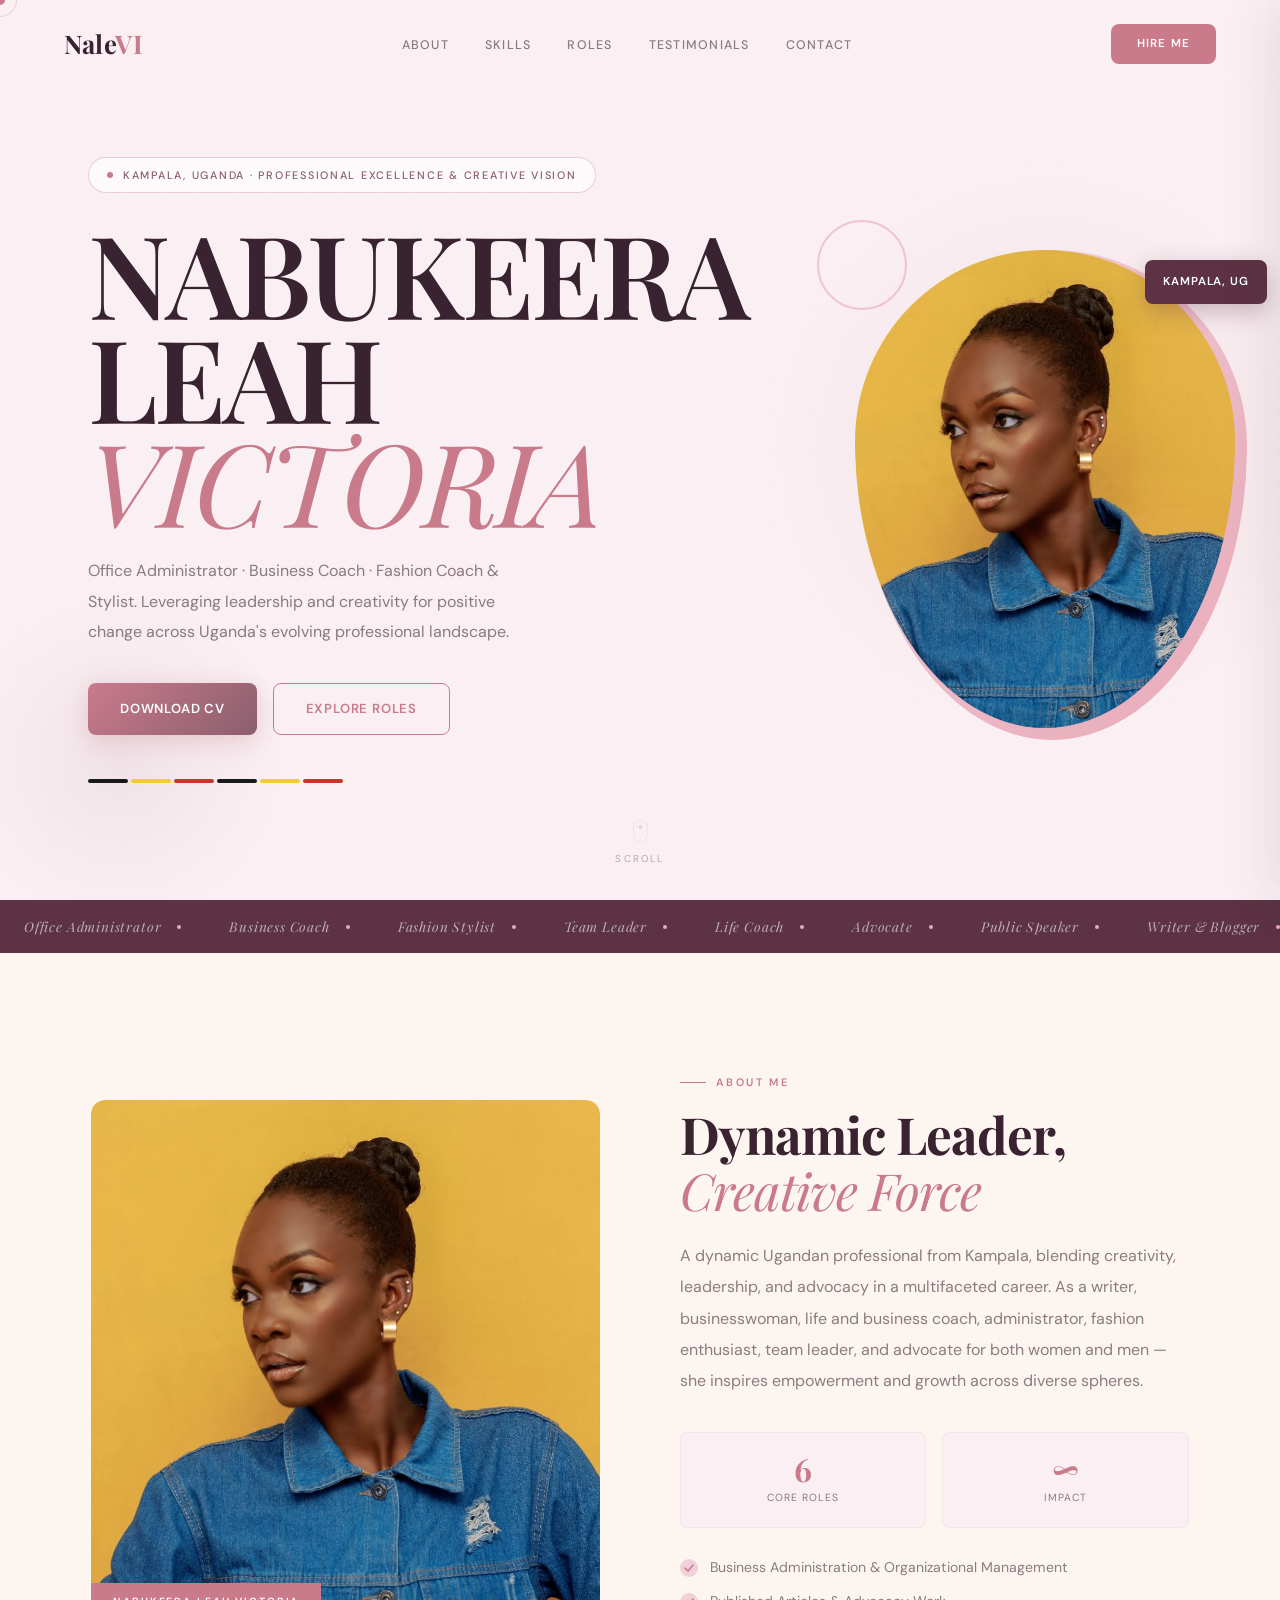
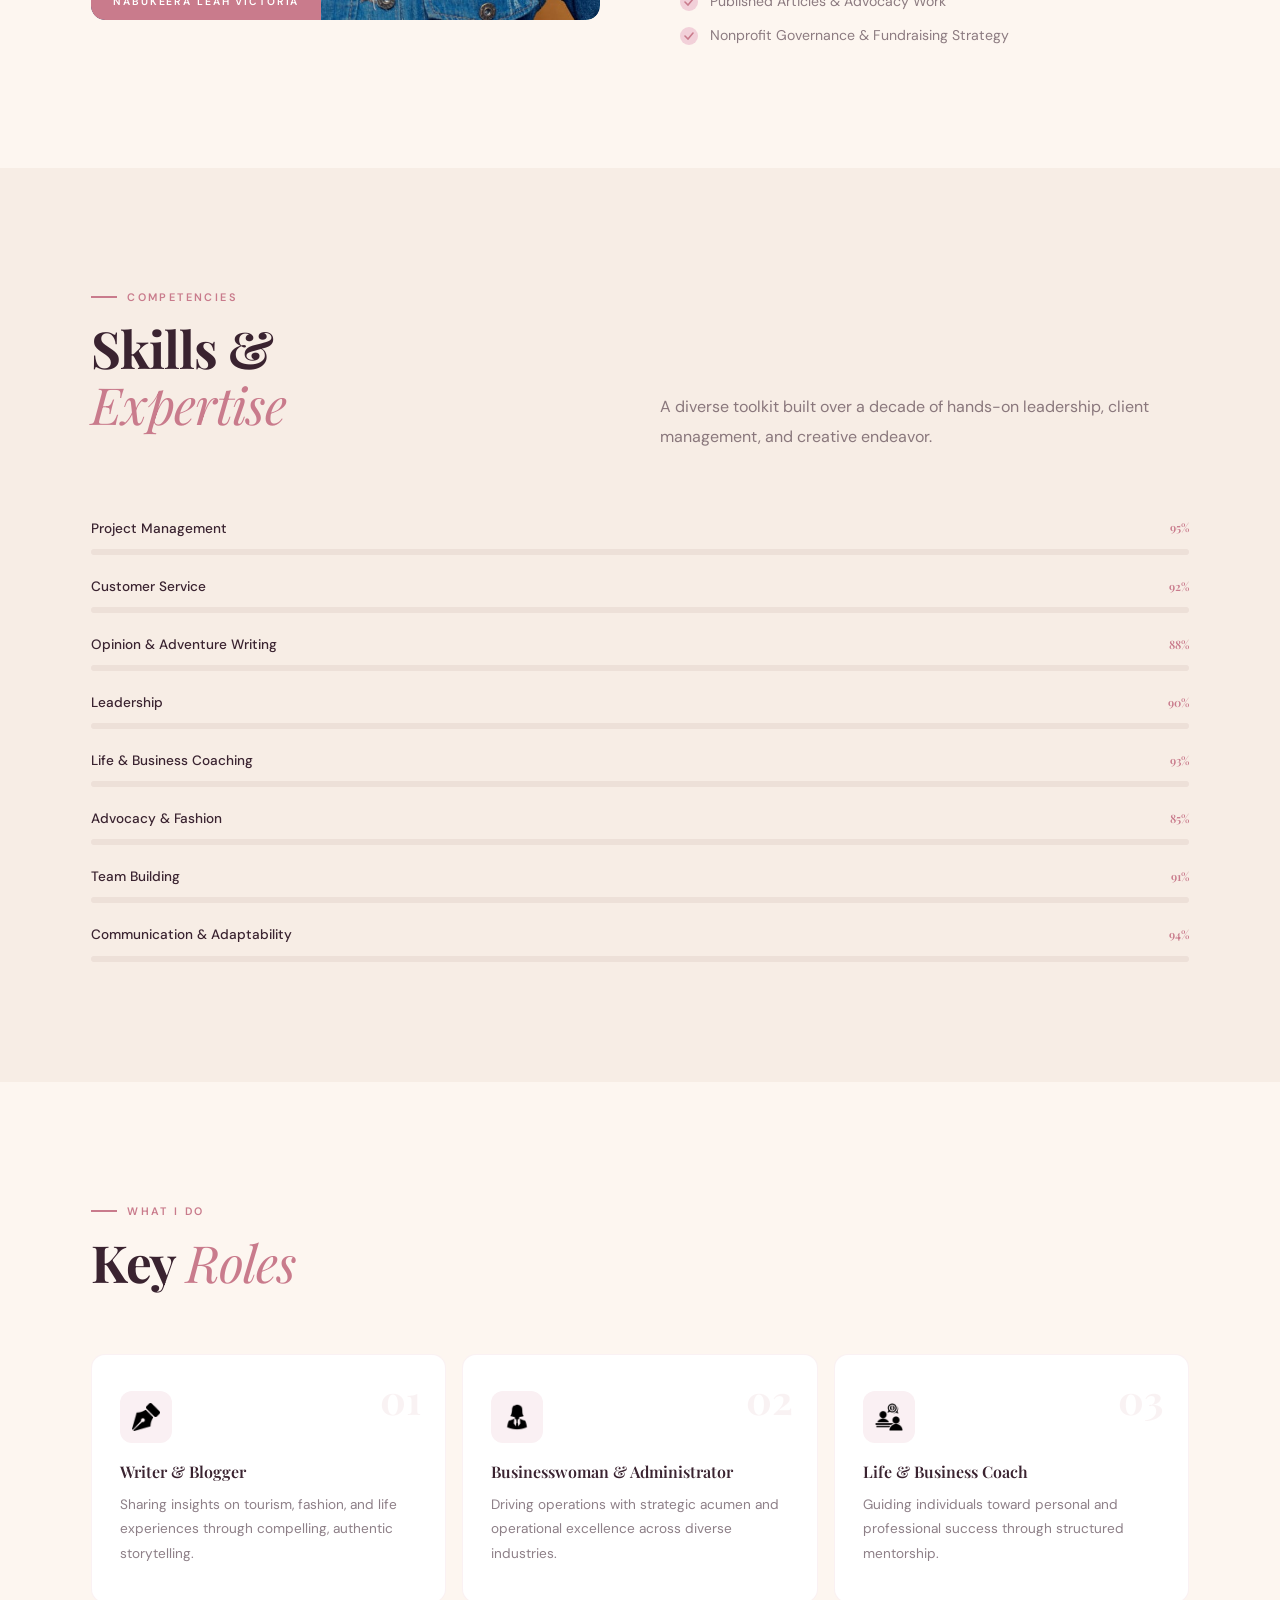
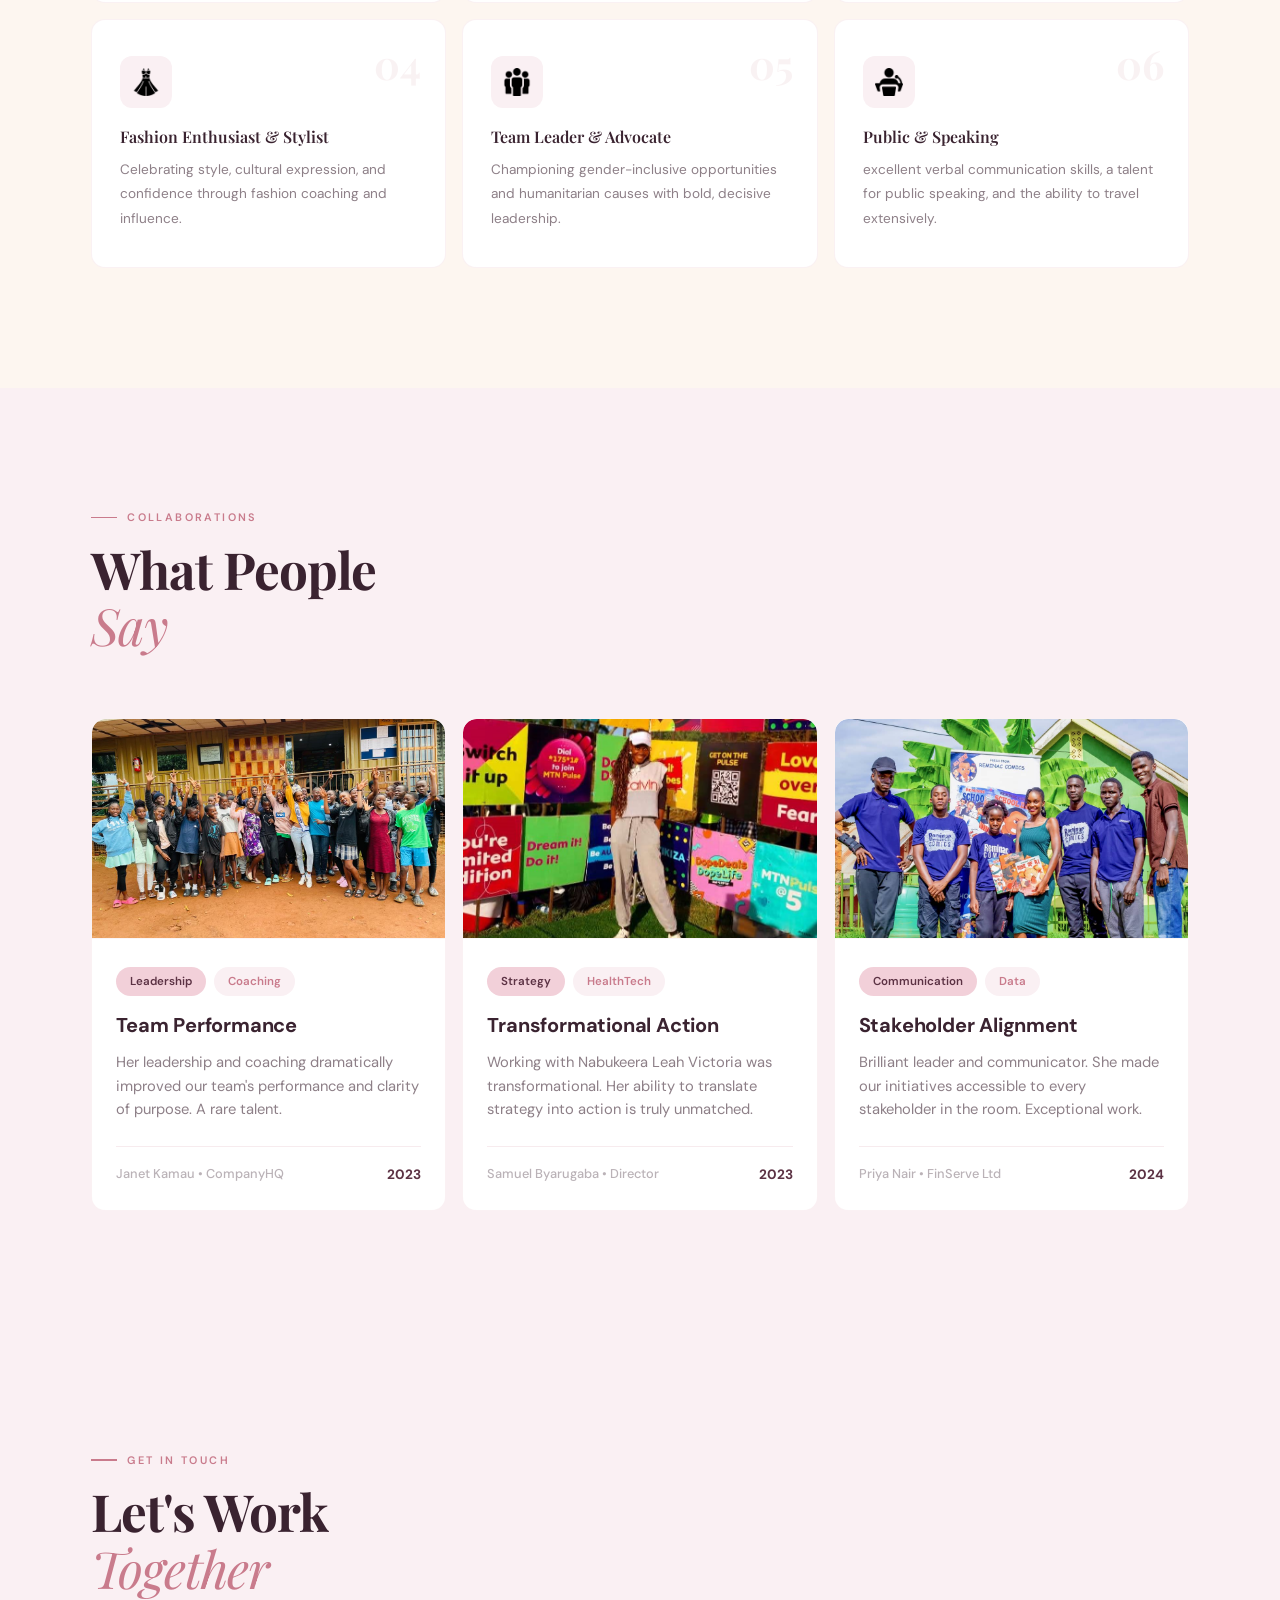
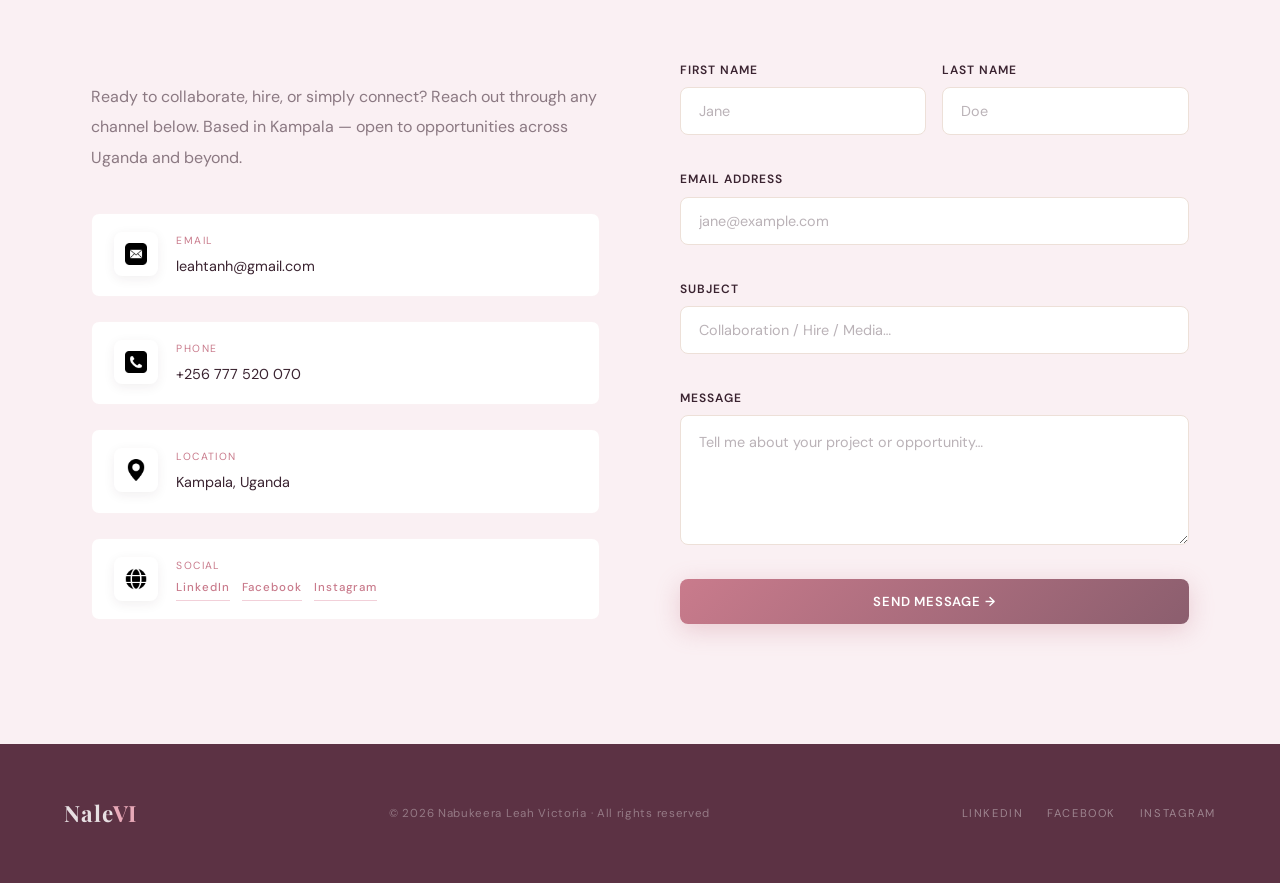
<file: index.html>
<!DOCTYPE html>
<html lang="en">

<head>
  <meta charset="UTF-8" />
  <meta name="viewport" content="width=device-width, initial-scale=1.0" />
  <title>Nabukeera Leah Victoria – NALEVI</title>
  <meta name="description"
    content="Office Administrator · Business Coach · Fashion Coach & Stylist. Leveraging leadership and creativity for positive change across Uganda's evolving professional landscape." />
  <meta name="author" content="Nabukeera Leah Victoria" />
  <meta property="og:title" content="Nabukeera Leah Victoria – NALEVI" />
  <meta property="og:description"
    content="Office Administrator · Business Coach · Fashion Coach & Stylist based in Kampala, Uganda." />
  <meta property="og:image" content="img/NALEVI (1).jpeg" />
  <meta property="og:type" content="website" />

  <link rel="icon" type="image/png" href="favicon.png" />
  <link rel="icon" type="image/svg+xml" href="favicon.svg" />
  <link rel="apple-touch-icon" href="apple-touch-icon.png" />
  <link rel="manifest" href="site.webmanifest" />


  <link rel="preconnect" href="https://fonts.googleapis.com">
  <link
    href="https://fonts.googleapis.com/css2?family=Playfair+Display:ital,wght@0,400;0,600;0,700;1,400;1,600&family=DM+Sans:wght@300;400;500;600&display=swap"
    rel="stylesheet">
  <link rel="stylesheet" href="styles.css?v=1.1">
</head>

<body>

  <!-- ═══ CUSTOM CURSOR (desktop onlys) ═══ -->
  <div class="cursor" id="cursor"></div>
  <div class="cursor-ring" id="cursorRing"></div>

  <!-- ═══ MOBILE OVERLAY ═══ -->
  <div class="mobile-overlay" id="mobileOverlay"></div>

  <!-- ═══ MOBILE DRAWER MENU ═══ -->
  <div class="mobile-menu" id="mobileMenu" role="dialog" aria-modal="true" aria-label="Navigation menu">
    <button class="mobile-menu-close" id="menuClose" aria-label="Close menu">✕</button>
    <ul>
      <li><a href="index.html" class="mobile-nav-link active">Home</a></li>
      <li><a href="about.html" class="mobile-nav-link">About</a></li>
      <li><a href="skills.html" class="mobile-nav-link">Skills</a></li>
      <li><a href="roles.html" class="mobile-nav-link">Roles</a></li>
      <li><a href="testimonials.html" class="mobile-nav-link">Testimonials</a></li>
      <li><a href="contact.html" class="mobile-nav-link">Contact</a></li>
    </ul>
    <a href="https://wa.me/256777520070?text=Hello%20NaleVI%20I%20am%20interested%20in%20your%20services"
      class="mobile-cta mobile-nav-link">Hire Me</a>
  </div>

  <!-- ═══ NAV ═══ -->
  <nav id="navbar">
    <a href="about.html" class="nav-logo">Nale<span>VI</span></a>
    <ul class="nav-links">
      <li><a href="about.html">About</a></li>
      <li><a href="skills.html">Skills</a></li>
      <li><a href="roles.html">Roles</a></li>
      <li><a href="testimonials.html">Testimonials</a></li>
      <li><a href="contact.html">Contact</a></li>
    </ul>
    <a href="https://wa.me/256777520070?text=Hello%20NaleVI%20I%20am%20interested%20in%20your%20services"
      class="nav-cta">Hire Me</a>
    <button class="nav-hamburger" id="hamburger" aria-label="Open menu" aria-expanded="false">
      <span></span><span></span><span></span>
    </button>
  </nav>

  <!-- ═══ HERO ═══ -->
  <section class="hero">
    <div class="hero-bg-blob hero-bg-blob-1"></div>
    <div class="hero-bg-blob hero-bg-blob-2"></div>
    <div class="hero-bg-pattern"></div>

    <div class="hero-content-wrap">
      <div class="hero-left">
        <div class="hero-badge">
          <span class="hero-badge-dot"></span>
          Kampala, Uganda · Professional Excellence & Creative Vision
        </div>
        <h1 class="hero-name">NABUKEERA LEAH<em>VICTORIA</em></h1>
        <p class="hero-subtitle">
          Office Administrator · Business Coach · Fashion Coach &amp; Stylist.
          Leveraging leadership and creativity for positive change across Uganda's
          evolving professional landscape.
        </p>
        <div class="hero-actions">
          <a href="LEAH CV.pdf" download="LEAH CV.pdf" class="btn btn-rose">Download CV</a>
          <a href="#roles" class="btn btn-outline">Explore Roles</a>
        </div>
        <!-- Uganda flag stripe -->
        <div class="hero-flag" aria-hidden="true">
          <span></span><span></span><span></span>
          <span></span><span></span><span></span>
        </div>
      </div>

      <div class="hero-right">
        <div class="hero-photo-container">
          <div class="hero-photo-bg"></div>
          <img src="img/NALEVI (1).jpeg" alt="Nabukeera Leah Victoria — portrait" class="hero-photo-img" />
          <div class="hero-photo-accent" aria-hidden="true"></div>
          <!--<div class="hero-photo-stat">
            <div class="hero-photo-stat-num">10+</div>  
            <div class="hero-photo-stat-label">Years of<br>Excellence</div>
          </div>-->
          <div class="hero-photo-badge2">Kampala, UG <!--<img src="icons/" alt="Icon" class="inline-icon">--></div>
        </div>
      </div>
    </div>

    <div class="hero-scroll-hint" aria-hidden="true">
      <svg width="16" height="24" viewBox="0 0 16 24" fill="none">
        <rect x="1" y="1" width="14" height="22" rx="7" stroke="currentColor" stroke-opacity="0.5" />
        <circle cx="8" cy="8" r="2" fill="currentColor" />
      </svg>
      Scroll
    </div>
  </section>

  <!-- ═══ MARQUEE ═══ -->
  <div class="marquee-strip" aria-hidden="true">
    <div class="marquee-track">
      <span class="marquee-item">Office Administrator <span class="marquee-dot"></span></span>
      <span class="marquee-item">Business Coach <span class="marquee-dot"></span></span>
      <span class="marquee-item">Fashion Stylist <span class="marquee-dot"></span></span>
      <span class="marquee-item">Team Leader <span class="marquee-dot"></span></span>
      <span class="marquee-item">Life Coach <span class="marquee-dot"></span></span>
      <span class="marquee-item">Advocate <span class="marquee-dot"></span></span>
      <span class="marquee-item">Public Speaker <span class="marquee-dot"></span></span>
      <span class="marquee-item">Writer &amp; Blogger <span class="marquee-dot"></span></span>
      <span class="marquee-item">Mentor <span class="marquee-dot"></span></span>
      <!-- Duplicated for seamless loop -->
      <span class="marquee-item">Office Administrator <span class="marquee-dot"></span></span>
      <span class="marquee-item">Business Coach <span class="marquee-dot"></span></span>
      <span class="marquee-item">Fashion Stylist <span class="marquee-dot"></span></span>
      <span class="marquee-item">Team Leader <span class="marquee-dot"></span></span>
      <span class="marquee-item">Life Coach <span class="marquee-dot"></span></span>
      <span class="marquee-item">Advocate <span class="marquee-dot"></span></span>
      <span class="marquee-item">Public Speaker <span class="marquee-dot"></span></span>
      <span class="marquee-item">Writer &amp; Blogger <span class="marquee-dot"></span></span>
      <span class="marquee-item">Mentor <span class="marquee-dot"></span></span>
    </div>
  </div>

  <!-- ═══ ABOUT ═══ -->
  <section class="about-section" id="about">
    <div class="container">
      <div class="about-grid reveal">

        <div class="about-photo-wrap">
          <img src="img/NALEVI (1).jpeg" alt="Nabukeera Leah Victoria" class="about-photo-main" />
          <div class="about-photo-frame"></div>
          <div class="about-photo-label">Nabukeera Leah Victoria</div>
        </div>

        <div class="about-right">
          <p class="section-eyebrow">About Me</p>
          <h2 class="section-heading">Dynamic Leader,<br><em>Creative Force</em></h2>
          <p class="about-body">
            A dynamic Ugandan professional from Kampala, blending creativity, leadership,
            and advocacy in a multifaceted career. As a writer, businesswoman, life and
            business coach, administrator, fashion enthusiast, team leader, and advocate
            for both women and men — she inspires empowerment and growth across diverse spheres.
          </p>

          <div class="about-stats">
            <div class="stat-box">
              <div class="stat-number">6</div>
              <div class="stat-label">Core Roles</div>
            </div>
            <div class="stat-box">
              <div class="stat-number">∞</div>
              <div class="stat-label">Impact</div>
            </div>
          </div>

          <ul class="about-checklist">
            <li>Business Administration &amp; Organizational Management</li>
            <li>Published Articles &amp; Advocacy Work</li>
            <li>Nonprofit Governance &amp; Fundraising Strategy</li>
          </ul>
        </div>

      </div>
    </div>
  </section>

  <!-- ═══ SKILLS ═══ -->
  <section class="skills-section" id="skills">
    <div class="container">

      <div class="skills-header reveal">
        <div>
          <p class="section-eyebrow">Competencies</p>
          <h2 class="section-heading">Skills &amp;<br><em>Expertise</em></h2>
        </div>
        <p class="skills-intro">
          A diverse toolkit built over a decade of hands-on leadership,
          client management, and creative endeavor.
        </p>
      </div>

      <div class="skills-grid reveal">
        <div class="skill-item">
          <div class="skill-meta">
            <span class="skill-name">Project Management</span>
            <span class="skill-pct">95%</span>
          </div>
          <div class="skill-bar">
            <div class="skill-bar-fill" style="--target:0.95"></div>
          </div>
        </div>
        <div class="skill-item">
          <div class="skill-meta">
            <span class="skill-name">Customer Service</span>
            <span class="skill-pct">92%</span>
          </div>
          <div class="skill-bar">
            <div class="skill-bar-fill" style="--target:0.92"></div>
          </div>
        </div>
        <div class="skill-item">
          <div class="skill-meta">
            <span class="skill-name">Opinion &amp; Adventure Writing</span>
            <span class="skill-pct">88%</span>
          </div>
          <div class="skill-bar">
            <div class="skill-bar-fill" style="--target:0.88"></div>
          </div>
        </div>
        <div class="skill-item">
          <div class="skill-meta">
            <span class="skill-name">Leadership</span>
            <span class="skill-pct">90%</span>
          </div>
          <div class="skill-bar">
            <div class="skill-bar-fill" style="--target:0.90"></div>
          </div>
        </div>
        <div class="skill-item">
          <div class="skill-meta">
            <span class="skill-name">Life &amp; Business Coaching</span>
            <span class="skill-pct">93%</span>
          </div>
          <div class="skill-bar">
            <div class="skill-bar-fill" style="--target:0.93"></div>
          </div>
        </div>
        <div class="skill-item">
          <div class="skill-meta">
            <span class="skill-name">Advocacy &amp; Fashion</span>
            <span class="skill-pct">85%</span>
          </div>
          <div class="skill-bar">
            <div class="skill-bar-fill" style="--target:0.85"></div>
          </div>
        </div>
        <div class="skill-item">
          <div class="skill-meta">
            <span class="skill-name">Team Building</span>
            <span class="skill-pct">91%</span>
          </div>
          <div class="skill-bar">
            <div class="skill-bar-fill" style="--target:0.91"></div>
          </div>
        </div>
        <div class="skill-item">
          <div class="skill-meta">
            <span class="skill-name">Communication &amp; Adaptability</span>
            <span class="skill-pct">94%</span>
          </div>
          <div class="skill-bar">
            <div class="skill-bar-fill" style="--target:0.94"></div>
          </div>
        </div>
      </div>

    </div>
  </section>

  <!-- ═══ ROLES ═══ -->
  <section class="roles-section" id="roles">
    <div class="container">

      <div class="reveal">
        <p class="section-eyebrow">What I Do</p>
        <h2 class="section-heading">Key <em>Roles</em></h2>
      </div>

      <div class="roles-grid reveal">

        <div class="role-card">
          <div class="role-icon-wrap">
            <img src="icons/pen-tool.png" data-file="writer.svg" alt="Writer icon" />
          </div>
          <div class="role-number">01</div>
          <h3 class="role-title">Writer &amp; Blogger</h3>
          <p class="role-desc">Sharing insights on tourism, fashion, and life experiences through compelling, authentic
            storytelling.</p>
        </div>

        <div class="role-card">
          <div class="role-icon-wrap">
            <img src="icons/silhouette.png" data-file="business.svg" alt="Business icon" />
          </div>
          <div class="role-number">02</div>
          <h3 class="role-title">Businesswoman &amp; Administrator</h3>
          <p class="role-desc">Driving operations with strategic acumen and operational excellence across diverse
            industries.</p>
        </div>

        <div class="role-card">
          <div class="role-icon-wrap">
            <img src="icons/financial-advisor.png" data-file="coach.svg" alt="Coach icon" />
          </div>
          <div class="role-number">03</div>
          <h3 class="role-title">Life &amp; Business Coach</h3>
          <p class="role-desc">Guiding individuals toward personal and professional success through structured
            mentorship.</p>
        </div>

        <div class="role-card">
          <div class="role-icon-wrap">
            <img src="icons/fashion.png" data-file="fashion.svg" alt="Fashion icon" />
          </div>
          <div class="role-number">04</div>
          <h3 class="role-title">Fashion Enthusiast &amp; Stylist</h3>
          <p class="role-desc">Celebrating style, cultural expression, and confidence through fashion coaching and
            influence.</p>
        </div>

        <div class="role-card">
          <div class="role-icon-wrap">
            <img src="icons/teamwork.png" data-file="leadership.svg" alt="Leadership icon" />
          </div>
          <div class="role-number">05</div>
          <h3 class="role-title">Team Leader &amp; Advocate</h3>
          <p class="role-desc">Championing gender-inclusive opportunities and humanitarian causes with bold, decisive
            leadership.</p>
        </div>

        <div class="role-card">
          <div class="role-icon-wrap">
            <img src="icons/speaker.png" data-file="public-speaking.svg" alt="Public Speaking icon" />
          </div>
          <div class="role-number">06</div>
          <h3 class="role-title">Public &amp; Speaking</h3>
          <p class="role-desc">excellent verbal communication skills, a talent for public speaking, and the ability to
            travel extensively.</p>
        </div>

      </div>
    </div>
  </section>

  <!-- ═══ TESTIMONIALS ═══ -->
  <section class="testimonials-section" id="testimonials">
    <div class="container">

      <div class="reveal">
        <p class="section-eyebrow">Collaborations</p>
        <h2 class="section-heading">What People<br><em>Say</em></h2>
      </div>

      <div class="testimonials-grid reveal">

        <div class="testimonial-card">
          <div class="project-img-warp">
            <img src="img/Children reachouts.jpeg" alt="Children reachouts" />
          </div>
          <div class="project-content">
            <div class="project-tags">
              <span class="tag">Leadership</span>
              <span class="tag tag-2">Coaching</span>
            </div>
            <h3 class="project-title">Team Performance</h3>
            <p class="project-text">
              Her leadership and coaching dramatically improved our team's performance
              and clarity of purpose. A rare talent.
            </p>
            <div class="project-footer">
              <span class="project-tech">Janet Kamau • CompanyHQ</span>
              <span class="project-year">2023</span>
            </div>
          </div>
        </div>

        <div class="testimonial-card">
          <div class="project-img-warp">
            <img src="img/mtn pulse.jpeg" alt="MTN Pulse" />
          </div>
          <div class="project-content">
            <div class="project-tags">
              <span class="tag">Strategy</span>
              <span class="tag tag-2">HealthTech</span>
            </div>
            <h3 class="project-title">Transformational Action</h3>
            <p class="project-text">
              Working with Nabukeera Leah Victoria was transformational. Her ability
              to translate strategy into action is truly unmatched.
            </p>
            <div class="project-footer">
              <span class="project-tech">Samuel Byarugaba • Director</span>
              <span class="project-year">2023</span>
            </div>
          </div>
        </div>

        <div class="testimonial-card">
          <div class="project-img-warp">
            <img src="img/reminac studios.jpeg" alt="Reminac Studios" />
          </div>
          <div class="project-content">
            <div class="project-tags">
              <span class="tag">Communication</span>
              <span class="tag tag-2">Data</span>
            </div>
            <h3 class="project-title">Stakeholder Alignment</h3>
            <p class="project-text">
              Brilliant leader and communicator. She made our initiatives accessible
              to every stakeholder in the room. Exceptional work.
            </p>
            <div class="project-footer">
              <span class="project-tech">Priya Nair • FinServe Ltd</span>
              <span class="project-year">2024</span>
            </div>
          </div>
        </div>

      </div>
    </div>
  </section>

  <!-- ═══ CONTACT ═══ -->
  <section class="contact-section" id="contact">
    <div class="container">

      <div class="reveal">
        <p class="section-eyebrow">Get In Touch</p>
        <h2 class="section-heading">Let's Work<br><em>Together</em></h2>
      </div>

      <div class="contact-inner reveal">

        <div class="contact-left">
          <p class="contact-body">
            Ready to collaborate, hire, or simply connect? Reach out through any
            channel below. Based in Kampala — open to opportunities across Uganda and beyond.
          </p>

          <div class="contact-items">
            <div class="contact-item">
              <div class="contact-item-icon">
                <img src="icons/email-square-icon.png" alt="Email" />
              </div>
              <div>
                <div class="contact-item-label">Email</div>
                <div class="contact-item-value">
                  <a href="mailto:leahtanh@gmail.com">leahtanh@gmail.com</a>
                </div>
              </div>
            </div>

            <div class="contact-item">
              <div class="contact-item-icon">
                <img src="icons/call-square-icon.png" alt="Phone" />
              </div>
              <div>
                <div class="contact-item-label">Phone</div>
                <div class="contact-item-value">
                  <a href="tel:+256777520070">+256 777 520 070</a>
                </div>
              </div>
            </div>

            <div class="contact-item">
              <div class="contact-item-icon">
                <img src="icons/Location.png" alt="Location" />
              </div>
              <div>
                <div class="contact-item-label">Location</div>
                <div class="contact-item-value">Kampala, Uganda</div>
              </div>
            </div>

            <div class="contact-item">
              <div class="contact-item-icon">
                <img src="icons/web.png" alt="Social media" />
              </div>
              <div>
                <div class="contact-item-label">Social</div>
                <div class="contact-item-value contact-socials">
                  <a href="https://ug.linkedin.com/in/leah-nabukeera" target="_blank"
                    rel="noopener noreferrer">LinkedIn</a>
                  <a href="https://www.facebook.com/p/Nabukeera-Leah" target="_blank"
                    rel="noopener noreferrer">Facebook</a>
                  <a href="https://www.instagram.com/nalevismalls" target="_blank"
                    rel="noopener noreferrer">Instagram</a>
                </div>
              </div>
            </div>
          </div>
        </div><!-- /.contact-left -->

        <div class="contact-right">
          <form class="contact-form" id="contactForm" novalidate>
            <div class="form-row">
              <div class="form-group">
                <label class="form-label" for="fname">First Name</label>
                <input id="fname" type="text" class="form-input" placeholder="Jane" required />
              </div>
              <div class="form-group">
                <label class="form-label" for="lname">Last Name</label>
                <input id="lname" type="text" class="form-input" placeholder="Doe" required />
              </div>
            </div>
            <div class="form-group">
              <label class="form-label" for="femail">Email Address</label>
              <input id="femail" type="email" class="form-input" placeholder="jane@example.com" required />
            </div>
            <div class="form-group">
              <label class="form-label" for="fsubject">Subject</label>
              <input id="fsubject" type="text" class="form-input" placeholder="Collaboration / Hire / Media…"
                required />
            </div>
            <div class="form-group">
              <label class="form-label" for="fmessage">Message</label>
              <textarea id="fmessage" class="form-textarea" placeholder="Tell me about your project or opportunity…"
                required></textarea>
            </div>
            <button type="submit" class="btn btn-rose btn-full">Send Message →</button>
            <p class="form-feedback" id="formFeedback" role="status" aria-live="polite">
              ✓ Message sent! I'll be in touch soon.
            </p>
          </form>
        </div><!-- /.contact-right -->

      </div>
    </div>
  </section>

  <!-- ═══ FOOTER ═══ -->
  <footer>
    <span class="footer-logo">Nale<span>VI</span></span>
    <span class="footer-copy">© 2026 Nabukeera Leah Victoria · All rights reserved</span>
    <div class="footer-socials">
      <a href="https://ug.linkedin.com/in/leah-nabukeera" target="_blank" rel="noopener noreferrer">LinkedIn</a>
      <a href="https://www.facebook.com/p/Nabukeera-Leah" target="_blank" rel="noopener noreferrer">Facebook</a>
      <a href="https://www.instagram.com/nalevismalls" target="_blank" rel="noopener noreferrer">Instagram</a>
    </div>
  </footer>

  <script src="script.js"></script>
</body>

</html>
</file>
<file: styles.css>
/* ═══════════════════════════════════════════════════════════
   NALEVI — Nabukeera Leah Victoria · Portfolio Stylesheet
   Palette: Feminine Rose · Mauve · Ivory
   Author: NALEVI · 2026
═══════════════════════════════════════════════════════════ */

/* ─── RESET & ROOT ─── */
*,
*::before,
*::after {
  margin: 0;
  padding: 0;
  box-sizing: border-box;
}

:root {
  /* Colours */
  --rose: #C97B8C;
  --rose-light: #E8A9B8;
  --rose-pale: #F2D0D9;
  --mauve: #8B5E6E;
  --mauve-deep: #5C3244;
  --ivory: #FDF6F0;
  --ivory-2: #F7EDE5;
  --ivory-3: #EDE0D8;
  --petal: #FAF0F3;
  --white: #FFFFFF;
  --text: #3A2330;
  --text-muted: rgba(58, 35, 48, 0.58);
  --text-light: rgba(58, 35, 48, 0.35);

  /* Spacing & Shape */
  --radius: 8px;
  --radius-lg: 14px;

  /* Transitions */
  --ease: cubic-bezier(0.25, 0.46, 0.45, 0.94);
}

html {
  scroll-behavior: smooth;
}

body {
  background: var(--ivory);
  color: var(--text);
  font-family: 'DM Sans', sans-serif;
  font-weight: 400;
  line-height: 1.7;
  overflow-x: hidden;
}

/* ─── SCROLLBAR ─── */
::-webkit-scrollbar {
  width: 4px;
}

::-webkit-scrollbar-track {
  background: var(--ivory);
}

::-webkit-scrollbar-thumb {
  background: var(--rose-pale);
  border-radius: 4px;
}

/* ─── CUSTOM CURSOR (pointer devices only) ─── */
@media (hover: hover) {
  body {
    cursor: none;
  }

  .cursor {
    position: fixed;
    width: 10px;
    height: 10px;
    background: var(--rose);
    border-radius: 50%;
    pointer-events: none;
    z-index: 9999;
    transform: translate(-50%, -50%);
    transition: width 0.3s var(--ease), height 0.3s var(--ease);
    will-change: left, top;
  }

  .cursor-ring {
    position: fixed;
    width: 34px;
    height: 34px;
    border: 1.5px solid var(--rose-light);
    border-radius: 50%;
    pointer-events: none;
    z-index: 9998;
    transform: translate(-50%, -50%);
    transition: width 0.3s var(--ease), height 0.3s var(--ease), opacity 0.3s;
    opacity: 0.5;
    will-change: left, top;
  }
}

/* ─── TYPOGRAPHY ─── */
h1,
h2,
h3,
h4 {
  font-family: 'Playfair Display', serif;
  line-height: 1.1;
}

.inline-icon {
  width: 1.15em;
  height: 1.15em;
  display: inline-block;
  vertical-align: middle;
  object-fit: contain;
}

/* ─── LAYOUT UTILITY ─── */
.container {
  max-width: 1200px;
  margin: 0 auto;
  padding: 0 40px;
}

/* ─── BUTTONS ─── */
.btn {
  display: inline-block;
  padding: 14px 32px;
  font-family: 'DM Sans', sans-serif;
  font-size: 0.78rem;
  font-weight: 600;
  letter-spacing: 0.12em;
  text-transform: uppercase;
  text-decoration: none;
  border: none;
  cursor: pointer;
  border-radius: var(--radius);
  transition: background 0.3s, transform 0.25s, box-shadow 0.3s;
}

.btn-rose {
  background: var(--rose);
  color: var(--white);
}

.btn-rose:hover {
  background: var(--mauve);
  transform: translateY(-2px);
  box-shadow: 0 8px 24px rgba(201, 123, 140, 0.35);
}

.btn-outline {
  background: transparent;
  color: var(--text);
  border: 1.5px solid var(--ivory-3);
}

.btn-outline:hover {
  border-color: var(--rose);
  color: var(--rose);
  transform: translateY(-2px);
}

.btn-full {
  width: 100%;
  text-align: center;
}

/* ─── SECTION LABELS ─── */
.section-eyebrow {
  font-family: 'DM Sans', sans-serif;
  font-size: 0.68rem;
  font-weight: 500;
  letter-spacing: 0.28em;
  text-transform: uppercase;
  color: var(--rose);
  margin-bottom: 14px;
  display: flex;
  align-items: center;
  gap: 10px;
}

.section-eyebrow::before {
  content: '';
  width: 28px;
  height: 1px;
  background: var(--rose);
  flex-shrink: 0;
}

.section-heading {
  font-size: clamp(2.2rem, 4vw, 3.2rem);
  font-weight: 600;
  color: var(--text);
}

.section-heading em {
  font-style: italic;
  color: var(--rose);
}

/* ═══════════════════════════════════════════════════════════
   NAV
═══════════════════════════════════════════════════════════ */
nav {
  position: fixed;
  top: 0;
  left: 0;
  right: 0;
  z-index: 200;
  display: flex;
  align-items: center;
  justify-content: space-between;
  padding: 22px 48px;
  /* Glassmorphism — transparent with blur */
  background: rgba(255, 255, 255, 0.03);
  backdrop-filter: blur(10px);
  -webkit-backdrop-filter: blur(10px);
  border-bottom: 1px solid rgba(255, 255, 255, 0.08);
  transition: background 0.5s var(--ease), -webkit-backdrop-filter 0.5s var(--ease), backdrop-filter 0.5s var(--ease), padding 0.5s var(--ease), box-shadow 0.5s var(--ease), border-bottom 0.5s var(--ease);
}

nav.scrolled {
  background: rgba(253, 246, 240, 0.65);
  backdrop-filter: blur(24px);
  -webkit-backdrop-filter: blur(24px);
  padding: 14px 48px;
  border-bottom: 1px solid rgba(201, 123, 140, 0.15);
  box-shadow: 0 10px 30px rgba(58, 35, 48, 0.03);
}

.nav-logo {
  font-family: 'Playfair Display', serif;
  font-size: 1.15rem;
  font-weight: 600;
  letter-spacing: 0.06em;
  color: var(--text);
  text-decoration: none;
}

.nav-logo span {
  color: var(--rose);
}

.nav-links {
  list-style: none;
  display: flex;
  gap: 36px;
}

.nav-links a {
  text-decoration: none;
  color: var(--text-muted);
  font-size: 0.78rem;
  font-weight: 500;
  letter-spacing: 0.12em;
  text-transform: uppercase;
  transition: color 0.3s;
}

.nav-links a:hover {
  color: var(--rose);
}

.nav-cta {
  font-size: 0.72rem;
  font-weight: 600;
  letter-spacing: 0.1em;
  text-transform: uppercase;
  padding: 10px 24px;
  background: var(--rose);
  color: var(--white);
  text-decoration: none;
  border-radius: var(--radius);
  transition: background 0.3s, transform 0.25s, box-shadow 0.3s;
}

.nav-cta:hover {
  background: var(--mauve);
  transform: translateY(-1px);
  box-shadow: 0 6px 20px rgba(201, 123, 140, 0.3);
}

/* Hamburger button */
.nav-hamburger {
  display: none;
  flex-direction: column;
  gap: 5px;
  background: none;
  border: none;
  cursor: pointer;
  padding: 6px;
}

.nav-hamburger span {
  display: block;
  width: 24px;
  height: 2px;
  background: var(--text);
  border-radius: 2px;
  transition: transform 0.35s var(--ease), opacity 0.3s;
}

.nav-hamburger.open span:nth-child(1) {
  transform: translateY(7px) rotate(45deg);
}

.nav-hamburger.open span:nth-child(2) {
  opacity: 0;
  transform: scaleX(0);
}

.nav-hamburger.open span:nth-child(3) {
  transform: translateY(-7px) rotate(-45deg);
}

/* ─── Mobile Overlay ─── */
.mobile-overlay {
  position: fixed;
  inset: 0;
  background: rgba(58, 35, 48, 0.38);
  z-index: 290;
  opacity: 0;
  pointer-events: none;
  transition: opacity 0.4s;
}

.mobile-overlay.open {
  opacity: 1;
  pointer-events: auto;
}

/* ─── Mobile Drawer ─── */
.mobile-menu {
  position: fixed;
  top: 0;
  right: -100%;
  width: min(320px, 92vw);
  height: 100vh;
  background: var(--white);
  z-index: 300;
  display: flex;
  flex-direction: column;
  justify-content: center;
  padding: 40px;
  transition: right 0.42s cubic-bezier(0.77, 0, 0.175, 1);
  box-shadow: -10px 0 50px rgba(58, 35, 48, 0.1);
}

.mobile-menu.open {
  right: 0;
}

.mobile-menu ul {
  list-style: none;
  display: flex;
  flex-direction: column;
  gap: 4px;
}

.mobile-menu ul a {
  display: block;
  text-decoration: none;
  color: var(--text);
  font-family: 'Playfair Display', serif;
  font-size: 1.55rem;
  font-weight: 600;
  padding: 10px 0;
  border-bottom: 1px solid var(--ivory-3);
  transition: color 0.3s, padding-left 0.3s;
  letter-spacing: -0.01em;
}

.mobile-menu ul a:hover {
  color: var(--rose);
  padding-left: 8px;
}

.mobile-cta {
  display: inline-block;
  margin-top: 32px;
  padding: 14px 32px;
  background: var(--rose);
  color: var(--white) !important;
  text-decoration: none;
  font-family: 'DM Sans', sans-serif !important;
  font-size: 0.82rem !important;
  font-weight: 600;
  letter-spacing: 0.1em;
  text-transform: uppercase;
  border-radius: var(--radius);
  text-align: center;
  border: none !important;
  transition: background 0.3s;
}

.mobile-cta:hover {
  background: var(--mauve) !important;
  padding-left: 32px !important;
}

.mobile-menu-close {
  position: absolute;
  top: 20px;
  right: 20px;
  background: none;
  border: none;
  cursor: pointer;
  font-size: 1.3rem;
  color: var(--text-muted);
  padding: 8px;
  border-radius: 50%;
  transition: background 0.2s, color 0.2s;
  line-height: 1;
}

.mobile-menu-close:hover {
  background: var(--petal);
  color: var(--rose);
}

/* ═══════════════════════════════════════════════════════════
   HERO
═══════════════════════════════════════════════════════════ */
.hero {
  min-height: 100vh;
  position: relative;
  display: flex;
  align-items: center;
  overflow: hidden;
  background: var(--petal);
}

/* Background blobs */
.hero-bg-blob {
  position: absolute;
  pointer-events: none;
}

.hero-bg-blob-1 {
  width: 700px;
  height: 700px;
  background: radial-gradient(circle, rgba(201, 123, 140, 0.13) 0%, transparent 60%);
  right: -150px;
  top: 50%;
  transform: translateY(-50%);
}

.hero-bg-blob-2 {
  width: 400px;
  height: 400px;
  background: radial-gradient(circle, rgba(232, 169, 184, 0.2) 0%, transparent 60%);
  left: -100px;
  bottom: 100px;
}

.hero-bg-pattern {
  position: absolute;
  inset: 0;
  pointer-events: none;
  opacity: 0.45;
  background-image: radial-gradient(circle, rgba(201, 123, 140, 0.16) 1px, transparent 1px);
  background-size: 36px 36px;
}

/* Hero layout */
.hero-content-wrap {
  position: relative;
  z-index: 2;
  display: grid;
  grid-template-columns: 1fr 1fr;
  gap: 60px;
  align-items: center;
  padding: 120px 48px 80px;
  max-width: 1200px;
  margin: 0 auto;
  width: 100%;
}

/* Badge */
.hero-badge {
  display: inline-flex;
  align-items: center;
  gap: 10px;
  border: 1px solid rgba(201, 123, 140, 0.35);
  background: rgba(255, 255, 255, 0.65);
  padding: 8px 18px;
  border-radius: 100px;
  font-size: 0.68rem;
  font-weight: 500;
  letter-spacing: 0.16em;
  text-transform: uppercase;
  color: var(--mauve);
  margin-bottom: 28px;
  backdrop-filter: blur(8px);
  animation: fadeUp 0.8s ease both;
}

.hero-badge-dot {
  width: 6px;
  height: 6px;
  background: var(--rose);
  border-radius: 50%;
  animation: pulse 2.2s ease infinite;
}

@keyframes pulse {

  0%,
  100% {
    opacity: 1;
    transform: scale(1);
  }

  50% {
    opacity: 0.45;
    transform: scale(0.65);
  }
}

/* Hero name */
.hero-name {
  font-size: clamp(4.5rem, 9vw, 8.5rem);
  font-weight: 600;
  line-height: 0.9;
  letter-spacing: -0.025em;
  color: var(--text);
  animation: fadeUp 0.8s 0.1s ease both;
}

.hero-name em {
  font-style: italic;
  color: var(--rose);
  display: block;
  font-weight: 400;
}

/* Hero subtitle */
.hero-subtitle {
  font-size: 1rem;
  color: var(--text-muted);
  max-width: 430px;
  margin: 24px 0 36px;
  line-height: 1.88;
  animation: fadeUp 0.8s 0.2s ease both;
}

/* Hero buttons */
.hero-actions {
  display: flex;
  gap: 14px;
  flex-wrap: wrap;
  animation: fadeUp 0.8s 0.3s ease both;
}

/* Uganda flag strip */
.hero-flag {
  display: flex;
  gap: 3px;
  margin-top: 44px;
  animation: fadeUp 0.8s 0.4s ease both;
}

.hero-flag span {
  height: 4px;
  border-radius: 2px;
  animation: flagGrow 1s ease both;
}

.hero-flag span:nth-child(1) {
  width: 40px;
  background: #1A1A1A;
  animation-delay: 0.60s;
}

.hero-flag span:nth-child(2) {
  width: 40px;
  background: #F5C842;
  animation-delay: 0.70s;
}

.hero-flag span:nth-child(3) {
  width: 40px;
  background: #C0392B;
  animation-delay: 0.80s;
}

.hero-flag span:nth-child(4) {
  width: 40px;
  background: #1A1A1A;
  animation-delay: 0.90s;
}

.hero-flag span:nth-child(5) {
  width: 40px;
  background: #F5C842;
  animation-delay: 1.00s;
}

.hero-flag span:nth-child(6) {
  width: 40px;
  background: #C0392B;
  animation-delay: 1.10s;
}

@keyframes flagGrow {
  from {
    width: 0;
    opacity: 0;
  }
}

/* Hero photo */
.hero-right {
  display: flex;
  justify-content: flex-end;
  align-items: center;
  animation: fadeIn 1.2s 0.2s ease both;
}

.hero-photo-container {
  position: relative;
  width: 440px;
  height: 540px;
}

.hero-photo-bg {
  position: absolute;
  bottom: 0;
  right: 0;
  width: 390px;
  height: 490px;
  background: linear-gradient(135deg, var(--rose-pale), var(--rose-light));
  border-radius: 50% 50% 50% 50% / 40% 40% 60% 60%;
}

.hero-photo-img {
  position: absolute;
  bottom: 12px;
  right: 12px;
  width: 380px;
  height: 478px;
  object-fit: cover;
  object-position: top center;
  border-radius: 50% 50% 50% 50% / 40% 40% 60% 60%;
}

.hero-photo-accent {
  position: absolute;
  top: 20px;
  left: 10px;
  width: 90px;
  height: 90px;
  border: 2px solid var(--rose-light);
  border-radius: 50%;
  opacity: 0.6;
}

.hero-photo-stat {
  position: absolute;
  bottom: 70px;
  left: -24px;
  background: var(--white);
  box-shadow: 0 8px 32px rgba(58, 35, 48, 0.12);
  padding: 18px 24px;
  min-width: 160px;
  border-radius: var(--radius);
  border-left: 3px solid var(--rose);
}

.hero-photo-stat-num {
  font-family: 'Playfair Display', serif;
  font-size: 2.4rem;
  font-weight: 700;
  color: var(--rose);
  line-height: 1;
}

.hero-photo-stat-label {
  font-size: 0.68rem;
  letter-spacing: 0.1em;
  text-transform: uppercase;
  color: var(--text-muted);
  margin-top: 4px;
}

.hero-photo-badge2 {
  position: absolute;
  top: 60px;
  right: -20px;
  background: var(--mauve-deep);
  color: var(--white);
  padding: 12px 18px;
  border-radius: var(--radius);
  font-size: 0.72rem;
  font-weight: 600;
  letter-spacing: 0.08em;
  text-transform: uppercase;
  box-shadow: 0 8px 24px rgba(92, 50, 68, 0.3);
}

/* Scroll hint */
.hero-scroll-hint {
  position: absolute;
  bottom: 32px;
  left: 50%;
  transform: translateX(-50%);
  display: flex;
  flex-direction: column;
  align-items: center;
  gap: 8px;
  color: var(--text-light);
  font-size: 0.62rem;
  letter-spacing: 0.22em;
  text-transform: uppercase;
  animation: bounce 2s ease infinite;
}

.hero-scroll-hint svg {
  opacity: 0.35;
}

@keyframes bounce {

  0%,
  100% {
    transform: translateX(-50%) translateY(0);
  }

  50% {
    transform: translateX(-50%) translateY(8px);
  }
}

/* ═══════════════════════════════════════════════════════════
   MARQUEE
═══════════════════════════════════════════════════════════ */
.marquee-strip {
  overflow: hidden;
  background: var(--mauve-deep);
  padding: 15px 0;
}

.marquee-track {
  display: flex;
  animation: marquee 26s linear infinite;
  white-space: nowrap;
}

.marquee-item {
  font-family: 'Playfair Display', serif;
  font-style: italic;
  font-size: 1rem;
  font-weight: 400;
  letter-spacing: 0.06em;
  color: rgba(255, 255, 255, 0.82);
  padding: 0 28px;
  display: flex;
  align-items: center;
  gap: 14px;
}

.marquee-dot {
  width: 4px;
  height: 4px;
  background: var(--rose-light);
  border-radius: 50%;
  flex-shrink: 0;
}

@keyframes marquee {
  from {
    transform: translateX(0);
  }

  to {
    transform: translateX(-50%);
  }
}

/* ═══════════════════════════════════════════════════════════
   ABOUT
═══════════════════════════════════════════════════════════ */
.about-section {
  padding: 120px 0;
  background: var(--ivory);
}

.about-grid {
  display: grid;
  grid-template-columns: 1fr 1fr;
  gap: 80px;
  align-items: center;
}

/* Photo block */
.about-photo-wrap {
  position: relative;
  height: 580px;
}

.about-photo-main {
  width: 100%;
  height: 100%;
  object-fit: cover;
  object-position: top;
  border-radius: var(--radius-lg);
}

.about-photo-frame {
  position: absolute;
  inset: -12px;
  border-radius: 20px;
  border: 2px solid rgba(201, 123, 140, 0.2);
  pointer-events: none;
}

.about-photo-label {
  position: absolute;
  bottom: 0;
  left: 0;
  background: var(--rose);
  color: var(--white);
  font-size: 0.65rem;
  letter-spacing: 0.18em;
  text-transform: uppercase;
  padding: 10px 22px;
  font-weight: 600;
  border-radius: 0 0 0 var(--radius-lg);
}

/* About text */
.about-body {
  color: var(--text-muted);
  font-size: 1rem;
  line-height: 1.95;
  margin: 22px 0 36px;
}

/* Stats */
.about-stats {
  display: grid;
  grid-template-columns: repeat(2, 1fr);
  gap: 12px;
  margin: 36px 0;
}

.stat-box {
  background: var(--petal);
  padding: 28px 20px;
  text-align: center;
  border-radius: var(--radius);
  border: 1px solid rgba(201, 123, 140, 0.12);
}

.stat-number {
  font-family: 'Playfair Display', serif;
  font-size: 2.6rem;
  font-weight: 700;
  color: var(--rose);
  line-height: 1;
}

.stat-label {
  font-size: 0.65rem;
  letter-spacing: 0.12em;
  text-transform: uppercase;
  color: var(--text-muted);
  margin-top: 6px;
}

/* Checklist */
.about-checklist {
  list-style: none;
  display: flex;
  flex-direction: column;
  gap: 10px;
}

.about-checklist li {
  display: flex;
  align-items: center;
  gap: 12px;
  font-size: 0.9rem;
  color: var(--text-muted);
}

.about-checklist li::before {
  content: '';
  width: 20px;
  height: 20px;
  flex-shrink: 0;
  background: var(--rose-pale);
  border-radius: 50%;
  background-image: url("data:image/svg+xml,%3Csvg xmlns='http://www.w3.org/2000/svg' width='10' height='8' viewBox='0 0 10 8'%3E%3Cpath d='M1 4l3 3 5-6' stroke='%23C97B8C' stroke-width='1.5' fill='none' stroke-linecap='round' stroke-linejoin='round'/%3E%3C/svg%3E");
  background-repeat: no-repeat;
  background-position: center;
}

/* ═══════════════════════════════════════════════════════════
   SKILLS
═══════════════════════════════════════════════════════════ */
.skills-section {
  padding: 120px 0;
  background: var(--ivory-2);
}

.skills-header {
  display: grid;
  grid-template-columns: 1fr 1fr;
  gap: 40px;
  align-items: end;
  margin-bottom: 64px;
}

.skills-intro {
  color: var(--text-muted);
  font-size: 0.95rem;
  line-height: 1.85;
  align-self: end;
}

.skills-grid {
  display: grid;
  grid-template-columns: 1fr 1fr;
  gap: 40px 80px;
}

.skill-item {
  position: relative;
}

.skill-meta {
  display: flex;
  justify-content: space-between;
  align-items: baseline;
  margin-bottom: 10px;
}

.skill-name {
  font-size: 0.85rem;
  font-weight: 500;
  color: var(--text);
}

.skill-pct {
  font-family: 'Playfair Display', serif;
  font-size: 1.1rem;
  font-weight: 600;
  color: var(--rose);
}

.skill-bar {
  height: 3px;
  background: var(--ivory-3);
  border-radius: 2px;
  overflow: hidden;
}

.skill-bar-fill {
  height: 100%;
  background: linear-gradient(90deg, var(--rose-pale), var(--rose));
  transform-origin: left;
  transform: scaleX(0);
  border-radius: 2px;
  transition: transform 1.5s cubic-bezier(0.16, 1, 0.3, 1);
}

/* ═══════════════════════════════════════════════════════════
   ROLES
═══════════════════════════════════════════════════════════ */
.roles-section {
  padding: 120px 0;
  background: var(--ivory);
}

.roles-grid {
  display: grid;
  grid-template-columns: repeat(3, 1fr);
  gap: 16px;
  margin-top: 64px;
}

.role-card {
  background: var(--white);
  padding: 40px 32px;
  border-radius: var(--radius-lg);
  border: 1px solid rgba(201, 123, 140, 0.1);
  transition: transform 0.32s var(--ease), box-shadow 0.32s var(--ease), border-color 0.3s;
  position: relative;
  overflow: hidden;
}

.role-card::after {
  content: '';
  position: absolute;
  top: 0;
  left: 0;
  right: 0;
  height: 3px;
  background: linear-gradient(90deg, var(--rose-pale), var(--rose));
  transform: scaleX(0);
  transform-origin: left;
  transition: transform 0.42s var(--ease);
}

.role-card:hover::after {
  transform: scaleX(1);
}

.role-card:hover {
  transform: translateY(-5px);
  box-shadow: 0 18px 52px rgba(58, 35, 48, 0.1);
  border-color: rgba(201, 123, 140, 0.22);
}

.role-icon-wrap {
  width: 48px;
  height: 48px;
  background: var(--petal);
  border-radius: 10px;
  display: flex;
  align-items: center;
  justify-content: center;
  margin-bottom: 20px;
  overflow: hidden;
}

.role-icon-wrap img {
  width: 26px;
  height: 26px;
  object-fit: contain;
}

.role-number {
  font-family: 'Playfair Display', serif;
  font-size: 3rem;
  font-weight: 700;
  color: rgba(201, 123, 140, 0.1);
  line-height: 1;
  margin-bottom: 10px;
}

.role-title {
  font-family: 'Playfair Display', serif;
  font-size: 1.05rem;
  font-weight: 600;
  color: var(--text);
  margin-bottom: 10px;
}

.role-desc {
  font-size: 0.85rem;
  color: var(--text-muted);
  line-height: 1.78;
}

/* ═══════════════════════════════════════════════════════════
   TESTIMONIALS
═══════════════════════════════════════════════════════════ */
.testimonials-section {
  padding: 120px 0;
  background: var(--petal);
}

.testimonials-grid {
  display: grid;
  grid-template-columns: repeat(3, 1fr);
  gap: 16px;
  margin-top: 64px;
}

.testimonial-card {
  background: var(--white);
  padding: 0;
  border-radius: var(--radius-lg);
  border: 1px solid rgba(201, 123, 140, 0.1);
  position: relative;
  transition: box-shadow 0.3s var(--ease), transform 0.3s var(--ease);
  display: flex;
  flex-direction: column;
  overflow: hidden;
}

.testimonial-card:hover {
  box-shadow: 0 14px 44px rgba(58, 35, 48, 0.1);
  transform: translateY(-4px);
}

.project-img-warp {
  width: 100%;
  height: 220px;
  overflow: hidden;
  border-radius: var(--radius-lg) var(--radius-lg) 0 0;
  border-bottom: 1px solid rgba(201, 123, 140, 0.08);
}

.project-img-warp img {
  width: 100%;
  height: 100%;
  object-fit: cover;
  transition: transform 0.5s var(--ease);
}

.testimonial-card:hover .project-img-warp img {
  transform: scale(1.05);
}

.project-content {
  padding: 28px 24px 24px;
  display: flex;
  flex-direction: column;
  flex-grow: 1;
}

.project-tags {
  display: flex;
  gap: 8px;
  margin-bottom: 16px;
  flex-wrap: wrap;
}

.project-tags .tag {
  background: var(--rose-pale);
  color: var(--mauve-deep);
  font-size: 0.72rem;
  font-weight: 600;
  padding: 5px 14px;
  border-radius: 100px;
}

.project-tags .tag.tag-2 {
  background: var(--petal);
  color: var(--rose);
}

.project-title {
  font-family: 'DM Sans', sans-serif;
  font-size: 1.25rem;
  font-weight: 700;
  color: var(--text);
  margin-bottom: 12px;
  line-height: 1.35;
  letter-spacing: -0.01em;
}

.project-text {
  font-size: 0.92rem;
  line-height: 1.6;
  color: var(--text-muted);
  margin-bottom: 24px;
  flex-grow: 1;
}

.project-footer {
  display: flex;
  justify-content: space-between;
  align-items: center;
  padding-top: 16px;
  border-top: 1px solid rgba(201, 123, 140, 0.15);
}

.project-tech {
  font-size: 0.8rem;
  color: var(--text-light);
  font-weight: 500;
}

.project-year {
  font-size: 0.85rem;
  font-weight: 700;
  color: var(--mauve-deep);
}

/* ═══════════════════════════════════════════════════════════
   CONTACT
═══════════════════════════════════════════════════════════ */
.contact-section {
  padding: 120px 0;
  background: var(--ivory);
}

.contact-inner {
  display: grid;
  grid-template-columns: 1fr 1fr;
  gap: 80px;
  align-items: start;
}

.contact-body {
  color: var(--text-muted);
  font-size: 1rem;
  line-height: 1.95;
  margin: 22px 0 40px;
}

.contact-items {
  display: flex;
  flex-direction: column;
  gap: 10px;
}

.contact-item {
  background: var(--white);
  padding: 18px 22px;
  border-radius: var(--radius);
  display: flex;
  align-items: center;
  gap: 16px;
  border: 1px solid rgba(201, 123, 140, 0.1);
  transition: border-color 0.3s, box-shadow 0.3s;
}

.contact-item:hover {
  border-color: rgba(201, 123, 140, 0.32);
  box-shadow: 0 4px 18px rgba(58, 35, 48, 0.07);
}

.contact-item-icon {
  width: 40px;
  height: 40px;
  background: var(--petal);
  border-radius: 8px;
  display: flex;
  align-items: center;
  justify-content: center;
  flex-shrink: 0;
  overflow: hidden;
}

.contact-item-icon img {
  width: 20px;
  height: 20px;
  object-fit: contain;
}

.contact-item-label {
  font-size: 0.63rem;
  letter-spacing: 0.15em;
  text-transform: uppercase;
  color: var(--rose);
  margin-bottom: 2px;
}

.contact-item-value {
  font-size: 0.9rem;
  color: var(--text);
}

.contact-item-value a {
  color: var(--text);
  text-decoration: none;
  transition: color 0.3s;
}

.contact-item-value a:hover {
  color: var(--rose);
}

.contact-socials {
  display: flex;
  gap: 16px;
  flex-wrap: wrap;
}

.contact-socials a {
  color: var(--rose) !important;
}

/* ─── Form ─── */
.contact-form {
  display: flex;
  flex-direction: column;
  gap: 16px;
}

.form-row {
  display: grid;
  grid-template-columns: 1fr 1fr;
  gap: 16px;
}

.form-group {
  display: flex;
  flex-direction: column;
  gap: 6px;
}

.form-label {
  font-size: 0.68rem;
  letter-spacing: 0.14em;
  text-transform: uppercase;
  color: var(--text-muted);
  font-weight: 500;
}

.form-input,
.form-textarea {
  background: var(--white);
  border: 1.5px solid var(--ivory-3);
  color: var(--text);
  padding: 13px 16px;
  font-family: 'DM Sans', sans-serif;
  font-size: 0.9rem;
  outline: none;
  border-radius: var(--radius);
  transition: border-color 0.3s, box-shadow 0.3s;
}

.form-input::placeholder,
.form-textarea::placeholder {
  color: var(--text-light);
}

.form-input:focus,
.form-textarea:focus {
  border-color: var(--rose);
  box-shadow: 0 0 0 3px rgba(201, 123, 140, 0.13);
}

.form-textarea {
  resize: vertical;
  min-height: 130px;
}

.form-feedback {
  display: none;
  text-align: center;
  color: var(--rose);
  font-size: 0.82rem;
  margin-top: 8px;
}

.form-feedback.visible {
  display: block;
}

/* ═══════════════════════════════════════════════════════════
   FOOTER
═══════════════════════════════════════════════════════════ */
footer {
  background: var(--mauve-deep);
  padding: 32px 48px;
  display: flex;
  align-items: center;
  justify-content: space-between;
  flex-wrap: wrap;
  gap: 16px;
}

.footer-logo {
  font-family: 'Playfair Display', serif;
  font-size: 1rem;
  font-weight: 600;
  color: var(--white);
}

.footer-logo span {
  color: var(--rose-light);
}

.footer-copy {
  font-size: 0.72rem;
  color: rgba(255, 255, 255, 0.35);
  letter-spacing: 0.06em;
}

.footer-socials {
  display: flex;
  gap: 24px;
}

.footer-socials a {
  font-size: 0.7rem;
  letter-spacing: 0.12em;
  text-transform: uppercase;
  color: rgba(255, 255, 255, 0.4);
  text-decoration: none;
  transition: color 0.3s;
}

.footer-socials a:hover {
  color: var(--rose-light);
}

/* ═══════════════════════════════════════════════════════════
   ANIMATIONS
═══════════════════════════════════════════════════════════ */
@keyframes fadeUp {
  from {
    opacity: 0;
    transform: translateY(24px);
  }

  to {
    opacity: 1;
    transform: translateY(0);
  }
}

@keyframes fadeIn {
  from {
    opacity: 0;
  }

  to {
    opacity: 1;
  }
}

.reveal {
  opacity: 0;
  transform: translateY(28px);
  transition: opacity 0.8s var(--ease), transform 0.8s var(--ease);
}

.reveal.visible {
  opacity: 1;
  transform: translateY(0);
}

/* ═══════════════════════════════════════════════════════════
   RESPONSIVE — TABLET  (≤ 1024px)
═══════════════════════════════════════════════════════════ */
@media (max-width: 1024px) {
  .hero-photo-container {
    width: 380px;
    height: 460px;
  }

  .hero-photo-bg {
    width: 330px;
    height: 410px;
  }

  .hero-photo-img {
    width: 320px;
    height: 398px;
  }

  .roles-grid {
    grid-template-columns: 1fr 1fr;
  }

  .testimonials-grid {
    grid-template-columns: 1fr 1fr;
  }

  .skills-grid {
    gap: 36px 48px;
  }
}

/* ═══════════════════════════════════════════════════════════
   RESPONSIVE — MOBILE  (≤ 768px)
═══════════════════════════════════════════════════════════ */
@media (max-width: 768px) {
  nav {
    padding: 18px 24px;
  }

  nav.scrolled {
    padding: 12px 24px;
  }

  .nav-links,
  .nav-cta {
    display: none;
  }

  .nav-hamburger {
    display: flex;
  }

  .hero-content-wrap {
    grid-template-columns: 1fr;
    padding: 100px 24px 60px;
    gap: 40px;
  }

  .hero-right {
    justify-content: center;
  }

  .hero-photo-container {
    width: 300px;
    height: 370px;
  }

  .hero-photo-bg {
    width: 265px;
    height: 330px;
  }

  .hero-photo-img {
    width: 255px;
    height: 318px;
    bottom: 8px;
    right: 8px;
  }

  .hero-photo-badge2 {
    display: none;
  }

  .hero-photo-stat {
    display: none;
  }

  .about-section,
  .skills-section,
  .roles-section,
  .testimonials-section,
  .contact-section {
    padding: 80px 0;
  }

  .about-grid {
    grid-template-columns: 1fr;
    gap: 40px;
  }

  .about-photo-wrap {
    height: 380px;
  }

  .about-stats {
    grid-template-columns: repeat(2, 1fr);
    gap: 8px;
  }

  .stat-box {
    padding: 20px 12px;
  }

  .stat-number {
    font-size: 2rem;
  }

  .skills-header {
    grid-template-columns: 1fr;
    gap: 16px;
  }

  .skills-grid {
    grid-template-columns: 1fr;
    gap: 24px;
  }

  .roles-grid {
    grid-template-columns: 1fr;
    gap: 12px;
  }

  .testimonials-grid {
    grid-template-columns: 1fr;
    gap: 12px;
  }

  .contact-inner {
    grid-template-columns: 1fr;
    gap: 40px;
  }

  .form-row {
    grid-template-columns: 1fr;
  }

  footer {
    padding: 24px;
    flex-direction: column;
    text-align: center;
  }

  .container {
    padding: 0 20px;
  }
}

/* ═══════════════════════════════════════════════════════════
   RESPONSIVE — SMALL PHONES  (≤ 400px)
═══════════════════════════════════════════════════════════ */
@media (max-width: 400px) {
  .hero-name {
    font-size: 3.5rem;
  }

  .about-stats {
    grid-template-columns: 1fr;
  }

  .hero-photo-container {
    width: 260px;
    height: 320px;
  }

  .hero-photo-bg {
    width: 230px;
    height: 285px;
  }

  .hero-photo-img {
    width: 220px;
    height: 275px;
  }
}

/* ═══════════════════════════════════════════════════════════
   NALEVI · Master Stylesheet
   Covers: index, about, skills, roles, testimonials, contact
   Palette: Feminine Rose · Mauve · Ivory
   Author: NALEVI · 2026
═══════════════════════════════════════════════════════════ */

/* ─────────────────────────────────────────
   RESET & ROOT
───────────────────────────────────────── */
*,
*::before,
*::after {
  margin: 0;
  padding: 0;
  box-sizing: border-box;
}

:root {
  --rose: #C97B8C;
  --rose-light: #E8A9B8;
  --rose-pale: #F2D0D9;
  --mauve: #8B5E6E;
  --mauve-deep: #5C3244;
  --ivory: #FDF6F0;
  --ivory-2: #F7EDE5;
  --ivory-3: #EDE0D8;
  --petal: #FAF0F3;
  --white: #FFFFFF;
  --text: #3A2330;
  --text-muted: rgba(58, 35, 48, 0.58);
  --text-light: rgba(58, 35, 48, 0.35);
  --radius: 8px;
  --radius-lg: 14px;
  --ease: cubic-bezier(0.25, 0.46, 0.45, 0.94);
}

html {
  scroll-behavior: smooth;
}

body {
  background: var(--ivory);
  color: var(--text);
  font-family: 'DM Sans', sans-serif;
  font-weight: 400;
  line-height: 1.7;
  overflow-x: hidden;
}

img {
  display: block;
  max-width: 100%;
}

a {
  color: inherit;
  text-decoration: none;
}

/* ─────────────────────────────────────────
   SCROLLBAR
───────────────────────────────────────── */
::-webkit-scrollbar {
  width: 4px;
}

::-webkit-scrollbar-track {
  background: var(--ivory);
}

::-webkit-scrollbar-thumb {
  background: var(--rose-pale);
  border-radius: 4px;
}

/* ─────────────────────────────────────────
   CUSTOM CURSOR
───────────────────────────────────────── */
@media (hover: hover) {
  body {
    cursor: none;
  }

  .cursor {
    position: fixed;
    width: 10px;
    height: 10px;
    background: var(--rose);
    border-radius: 50%;
    pointer-events: none;
    z-index: 9999;
    transform: translate(-50%, -50%);
    transition: width .3s var(--ease), height .3s var(--ease);
    will-change: left, top;
  }

  .cursor-ring {
    position: fixed;
    width: 34px;
    height: 34px;
    border: 1.5px solid var(--rose-light);
    border-radius: 50%;
    pointer-events: none;
    z-index: 9998;
    transform: translate(-50%, -50%);
    transition: width .3s var(--ease), height .3s var(--ease), opacity .3s;
    opacity: .5;
    will-change: left, top;
  }

  .cursor.hover,
  .cursor-ring.hover {
    width: 28px;
    height: 28px;
  }

  .cursor-ring.hover {
    width: 52px;
    height: 52px;
    opacity: .3;
  }
}

/* ─────────────────────────────────────────
   CONTAINER
───────────────────────────────────────── */
.container {
  width: 92%;
  max-width: 1240px;
  margin: 0 auto;
}

/* ─────────────────────────────────────────
   KEYFRAMES
───────────────────────────────────────── */
@keyframes fadeUp {
  from {
    opacity: 0;
    transform: translateY(28px);
  }

  to {
    opacity: 1;
    transform: translateY(0);
  }
}

@keyframes fadeIn {
  from {
    opacity: 0;
  }

  to {
    opacity: 1;
  }
}

@keyframes pulse {

  0%,
  100% {
    box-shadow: 0 0 0 0 rgba(82, 196, 26, .45);
  }

  50% {
    box-shadow: 0 0 0 7px rgba(82, 196, 26, 0);
  }
}

@keyframes marqueeScroll {
  from {
    transform: translateX(0);
  }

  to {
    transform: translateX(-50%);
  }
}

@keyframes spin {
  to {
    transform: rotate(360deg);
  }
}

@keyframes spinSlow {
  to {
    transform: rotate(-360deg);
  }
}

@keyframes blobFloat {

  0%,
  100% {
    transform: translateY(0) scale(1);
  }

  50% {
    transform: translateY(-18px) scale(1.04);
  }
}

@keyframes pinPulse {
  0% {
    transform: translate(-50%, -50%) scale(1);
    opacity: .7;
  }

  100% {
    transform: translate(-50%, -50%) scale(2.6);
    opacity: 0;
  }
}

/* ─────────────────────────────────────────
   SCROLL REVEAL
───────────────────────────────────────── */
.reveal {
  opacity: 0;
  transform: translateY(32px);
  transition: opacity .7s var(--ease), transform .7s var(--ease);
}

.reveal.visible {
  opacity: 1;
  transform: translateY(0);
}

/* ─────────────────────────────────────────
   GLOBAL TYPOGRAPHY
───────────────────────────────────────── */
.section-eyebrow {
  display: flex;
  align-items: center;
  gap: 10px;
  font-size: .68rem;
  font-weight: 600;
  letter-spacing: .22em;
  text-transform: uppercase;
  color: var(--rose);
  margin-bottom: 14px;
}

.section-eyebrow::before {
  content: '';
  display: block;
  width: 26px;
  height: 1.5px;
  background: var(--rose);
  flex-shrink: 0;
}

.section-heading {
  font-family: 'Playfair Display', serif;
  font-size: clamp(2rem, 4vw, 3.2rem);
  font-weight: 700;
  line-height: 1.1;
  letter-spacing: -.02em;
  color: var(--text);
  margin-bottom: 20px;
}

.section-heading em {
  color: var(--rose);
  font-style: italic;
  font-weight: 400;
}

/* ─────────────────────────────────────────
   SHARED CHIP
───────────────────────────────────────── */
.chip {
  display: inline-flex;
  align-items: center;
  background: rgba(255, 255, 255, .75);
  border: 1px solid rgba(201, 123, 140, .25);
  padding: 7px 16px;
  border-radius: 100px;
  font-size: .72rem;
  font-weight: 500;
  letter-spacing: .06em;
  color: var(--mauve);
  backdrop-filter: blur(6px);
}

/* ─────────────────────────────────────────
   BREADCRUMB (shared across all inner pages)
───────────────────────────────────────── */
.breadcrumb {
  display: flex;
  align-items: center;
  gap: 8px;
  font-size: .75rem;
  color: var(--text-light);
  margin-bottom: 24px;
  letter-spacing: .04em;
}

.breadcrumb a {
  color: var(--rose);
  transition: opacity .2s;
}

.breadcrumb a:hover {
  opacity: .7;
}

.breadcrumb span[aria-hidden] {
  color: var(--rose-light);
}

/* ─────────────────────────────────────────
   BUTTONS
───────────────────────────────────────── */
.btn {
  display: inline-flex;
  align-items: center;
  justify-content: center;
  padding: 14px 32px;
  border-radius: var(--radius);
  font-size: .82rem;
  font-weight: 600;
  letter-spacing: .06em;
  text-transform: uppercase;
  transition: transform .25s var(--ease), box-shadow .25s var(--ease),
    background .25s, border-color .25s, color .25s;
  cursor: pointer;
  border: none;
  text-decoration: none;
}

.btn:hover {
  transform: translateY(-2px);
}

.btn-rose {
  background: linear-gradient(135deg, var(--rose), var(--mauve));
  color: var(--white);
  box-shadow: 0 6px 24px rgba(201, 123, 140, .32);
}

.btn-rose:hover {
  box-shadow: 0 10px 36px rgba(201, 123, 140, .45);
}

.btn-outline {
  background: transparent;
  border: 1.5px solid var(--rose);
  color: var(--rose);
}

.btn-outline:hover {
  background: var(--rose-pale);
  box-shadow: 0 6px 20px rgba(201, 123, 140, .18);
}

.btn-cta-outline {
  background: transparent;
  color: rgba(255, 255, 255, .8);
  border: 1.5px solid rgba(255, 255, 255, .25);
  border-radius: var(--radius);
}

.btn-cta-outline:hover {
  border-color: var(--rose-light);
  color: var(--rose-light);
}

.btn-full {
  width: 100%;
}

/* ─────────────────────────────────────────
   FORM SHARED COMPONENTS
───────────────────────────────────────── */
.form-row {
  display: grid;
  grid-template-columns: 1fr 1fr;
  gap: 16px;
}

.form-group {
  display: flex;
  flex-direction: column;
  gap: 7px;
  margin-bottom: 18px;
}

.form-label {
  font-size: .75rem;
  font-weight: 600;
  letter-spacing: .08em;
  text-transform: uppercase;
  color: var(--text);
}

.form-input,
.form-textarea {
  padding: 14px 18px;
  border: 1.5px solid var(--ivory-3);
  border-radius: var(--radius);
  background: var(--white);
  font-family: 'DM Sans', sans-serif;
  font-size: .9rem;
  color: var(--text);
  transition: border-color .25s, box-shadow .25s;
  outline: none;
  width: 100%;
}

.form-input::placeholder,
.form-textarea::placeholder {
  color: var(--text-light);
}

.form-input:focus,
.form-textarea:focus {
  border-color: var(--rose);
  box-shadow: 0 0 0 3px rgba(201, 123, 140, .14);
}

select.form-input {
  cursor: pointer;
  appearance: none;
  background-image: url("data:image/svg+xml,%3Csvg xmlns='http://www.w3.org/2000/svg' width='12' height='8' viewBox='0 0 12 8'%3E%3Cpath d='M1 1l5 5 5-5' stroke='%238B5E6E' fill='none' stroke-width='1.5' stroke-linecap='round'/%3E%3C/svg%3E");
  background-repeat: no-repeat;
  background-position: right 16px center;
  padding-right: 40px;
}

.form-textarea {
  resize: vertical;
  min-height: 130px;
  line-height: 1.7;
}

.form-feedback {
  display: none;
  margin-top: 14px;
  padding: 14px 18px;
  background: rgba(82, 196, 26, .1);
  border: 1px solid rgba(82, 196, 26, .3);
  border-radius: var(--radius);
  color: #3a7d0c;
  font-size: .85rem;
  font-weight: 500;
}

.form-feedback.visible {
  display: block;
}

/* ─────────────────────────────────────────
   NAVIGATION
───────────────────────────────────────── */
#navbar {
  position: fixed;
  top: 0;
  left: 0;
  right: 0;
  z-index: 1000;
  display: flex;
  align-items: center;
  justify-content: space-between;
  padding: 22px 5%;
  transition: background .4s, padding .4s, box-shadow .4s;
}

#navbar.scrolled {
  background: rgba(253, 246, 240, .92);
  backdrop-filter: blur(12px);
  padding: 14px 5%;
  box-shadow: 0 2px 20px rgba(58, 35, 48, .07);
}

.nav-logo {
  font-family: 'Playfair Display', serif;
  font-size: 1.6rem;
  font-weight: 700;
  color: var(--text);
  letter-spacing: .02em;
}

.nav-logo span {
  color: var(--rose);
}

.nav-links {
  list-style: none;
  display: flex;
  align-items: center;
  gap: 36px;
}

.nav-links a {
  font-size: .78rem;
  font-weight: 500;
  letter-spacing: .1em;
  text-transform: uppercase;
  color: var(--text-muted);
  transition: color .25s;
  position: relative;
  padding-bottom: 3px;
}

.nav-links a::after {
  content: '';
  position: absolute;
  bottom: 0;
  left: 0;
  width: 0;
  height: 1.5px;
  background: var(--rose);
  transition: width .3s var(--ease);
}

.nav-links a:hover,
.nav-links a.active {
  color: var(--rose);
}

.nav-links a:hover::after,
.nav-links a.active::after {
  width: 100%;
}

.nav-cta {
  padding: 10px 26px;
  border-radius: var(--radius);
  background: var(--rose);
  color: var(--white);
  font-size: .72rem;
  font-weight: 600;
  letter-spacing: .1em;
  text-transform: uppercase;
  transition: background .25s, transform .25s, box-shadow .25s;
}

.nav-cta:hover {
  background: var(--mauve);
  transform: translateY(-1px);
  box-shadow: 0 4px 16px rgba(201, 123, 140, .3);
}

/* Hamburger */
.nav-hamburger {
  display: none;
  flex-direction: column;
  gap: 5px;
  background: none;
  border: none;
  cursor: pointer;
  padding: 4px;
}

.nav-hamburger span {
  display: block;
  width: 24px;
  height: 2px;
  background: var(--text);
  border-radius: 2px;
  transition: transform .3s, opacity .3s;
}

.nav-hamburger.open span:nth-child(1) {
  transform: translateY(7px) rotate(45deg);
}

.nav-hamburger.open span:nth-child(2) {
  opacity: 0;
}

.nav-hamburger.open span:nth-child(3) {
  transform: translateY(-7px) rotate(-45deg);
}

/* Mobile overlay */
.mobile-overlay {
  position: fixed;
  inset: 0;
  z-index: 1010;
  background: rgba(58, 35, 48, .5);
  backdrop-filter: blur(4px);
  opacity: 0;
  pointer-events: none;
  transition: opacity .35s;
}

.mobile-overlay.open {
  opacity: 1;
  pointer-events: all;
}

/* Mobile drawer */
.mobile-menu {
  position: fixed;
  top: 0;
  right: 0;
  bottom: 0;
  width: 320px;
  z-index: 1020;
  background: var(--white);
  padding: 70px 40px 40px;
  display: flex;
  flex-direction: column;
  gap: 10px;
  transform: translateX(100%);
  transition: transform .45s cubic-bezier(0.77, 0, 0.175, 1);
}

.mobile-menu.open {
  transform: translateX(0);
}

.mobile-menu-close {
  position: absolute;
  top: 22px;
  right: 24px;
  background: none;
  border: none;
  font-size: 1.1rem;
  cursor: pointer;
  color: var(--text-muted);
  width: 32px;
  height: 32px;
  display: flex;
  align-items: center;
  justify-content: center;
  border-radius: 50%;
  transition: background .2s;
}

.mobile-menu-close:hover {
  background: var(--ivory-2);
}

.mobile-menu ul {
  list-style: none;
  display: flex;
  flex-direction: column;
  gap: 4px;
}

.mobile-nav-link {
  display: block;
  padding: 14px 0;
  font-size: .82rem;
  font-weight: 500;
  letter-spacing: .1em;
  text-transform: uppercase;
  color: var(--text-muted);
  border-bottom: 1px solid var(--ivory-3);
  transition: color .25s, padding-left .25s;
}

.mobile-nav-link:hover,
.mobile-nav-link.active {
  color: var(--rose);
  padding-left: 8px;
}

.mobile-cta {
  margin-top: 24px;
  padding: 14px;
  background: linear-gradient(135deg, var(--rose), var(--mauve));
  color: var(--white) !important;
  text-align: center;
  border-radius: var(--radius);
  border-bottom: none !important;
  box-shadow: 0 6px 20px rgba(201, 123, 140, .3);
}

.mobile-cta:hover {
  padding-left: 0 !important;
  opacity: .9;
}

/* ─────────────────────────────────────────
   FOOTER
───────────────────────────────────────── */
footer {
  background: var(--mauve-deep);
  padding: 50px 5%;
  display: flex;
  align-items: center;
  justify-content: space-between;
  flex-wrap: wrap;
  gap: 20px;
}

.footer-logo {
  font-family: 'Playfair Display', serif;
  font-size: 1.4rem;
  font-weight: 700;
  color: rgba(255, 255, 255, .85);
  letter-spacing: .04em;
}

.footer-logo span {
  color: var(--rose-light);
}

.footer-copy {
  font-size: .72rem;
  color: rgba(255, 255, 255, .35);
  letter-spacing: .06em;
}

.footer-socials {
  display: flex;
  gap: 24px;
}

.footer-socials a {
  font-size: .7rem;
  letter-spacing: .14em;
  text-transform: uppercase;
  color: rgba(255, 255, 255, .4);
  transition: color .25s;
}

.footer-socials a:hover {
  color: var(--rose-light);
}


/* ═══════════════════════════════════════════════════════════
   INDEX — HERO
═══════════════════════════════════════════════════════════ */
.hero-section {
  min-height: 100vh;
  display: flex;
  align-items: center;
  padding: 120px 0 80px;
  background: var(--petal);
  position: relative;
  overflow: hidden;
}

.hero-bg-blob-1,
.hero-bg-blob-2 {
  position: absolute;
  pointer-events: none;
}

.hero-bg-blob-1 {
  width: 700px;
  height: 700px;
  background: radial-gradient(circle, rgba(201, 123, 140, .13) 0%, transparent 60%);
  right: -120px;
  top: 50%;
  transform: translateY(-50%);
  animation: blobFloat 8s ease-in-out infinite;
}

.hero-bg-blob-2 {
  width: 400px;
  height: 400px;
  background: radial-gradient(circle, rgba(139, 94, 110, .09) 0%, transparent 60%);
  left: -80px;
  bottom: -60px;
  animation: blobFloat 12s ease-in-out infinite reverse;
}

.hero-dot-grid {
  position: absolute;
  inset: 0;
  pointer-events: none;
  opacity: .4;
  background-image: radial-gradient(circle, rgba(201, 123, 140, .18) 1px, transparent 1px);
  background-size: 36px 36px;
}

.hero-inner {
  display: grid;
  grid-template-columns: 1fr 480px;
  gap: 60px;
  align-items: center;
  position: relative;
  z-index: 2;
}

.hero-text {
  max-width: 560px;
}

.hero-eyebrow {
  display: flex;
  align-items: center;
  gap: 10px;
  font-size: .68rem;
  font-weight: 600;
  letter-spacing: .22em;
  text-transform: uppercase;
  color: var(--rose);
  margin-bottom: 22px;
}

.hero-eyebrow-line {
  width: 36px;
  height: 1.5px;
  background: var(--rose);
}

.hero-title {
  font-family: 'Playfair Display', serif;
  font-size: clamp(3rem, 6vw, 5.5rem);
  font-weight: 700;
  line-height: 1.0;
  letter-spacing: -.025em;
  color: var(--text);
  margin-bottom: 24px;
  animation: fadeUp .9s .1s ease both;
}

.hero-title em {
  color: var(--rose);
  font-style: italic;
  font-weight: 400;
}

.hero-description {
  font-size: 1rem;
  color: var(--text-muted);
  line-height: 1.9;
  margin-bottom: 40px;
  max-width: 480px;
  animation: fadeUp .9s .2s ease both;
}

.hero-actions {
  display: flex;
  gap: 16px;
  flex-wrap: wrap;
  animation: fadeUp .9s .3s ease both;
}

.hero-photo-wrap {
  position: relative;
  height: 580px;
  animation: fadeIn 1.1s .2s ease both;
}

.hero-photo-blob {
  position: absolute;
  inset: -24px;
  background: linear-gradient(135deg, var(--rose-pale), var(--petal));
  border-radius: 50% 50% 50% 50% / 40% 40% 60% 60%;
}

.hero-photo {
  position: absolute;
  inset: 0;
  width: 100%;
  height: 100%;
  object-fit: cover;
  object-position: top center;
  border-radius: 50% 50% 50% 50% / 40% 40% 60% 60%;
}

.hero-float-card {
  position: absolute;
  background: var(--white);
  box-shadow: 0 8px 32px rgba(58, 35, 48, .12);
  padding: 16px 20px;
  border-radius: var(--radius);
  display: flex;
  align-items: center;
  gap: 14px;
}

.hero-float-card.card-top {
  top: 60px;
  left: -30px;
  border-left: 3px solid var(--rose);
}

.hero-float-card.card-bottom {
  bottom: 80px;
  right: -20px;
  border-left: 3px solid var(--mauve);
}

.float-card-icon {
  font-size: 1.4rem;
}

.float-card-num {
  font-family: 'Playfair Display', serif;
  font-size: 1.8rem;
  font-weight: 700;
  color: var(--rose);
  line-height: 1;
}

.float-card-label {
  font-size: .65rem;
  letter-spacing: .1em;
  text-transform: uppercase;
  color: var(--text-muted);
  margin-top: 2px;
}

.hero-ring {
  position: absolute;
  border: 1.5px dashed rgba(201, 123, 140, .25);
  border-radius: 50%;
  pointer-events: none;
}

.hero-ring-1 {
  inset: -48px;
  animation: spin 35s linear infinite;
}

.hero-ring-2 {
  inset: -80px;
  animation: spinSlow 50s linear infinite;
}

/* ─── Marquee strip ─── */
.marquee-section {
  background: var(--mauve-deep);
  padding: 20px 0;
  overflow: hidden;
}

.marquee-track {
  display: flex;
  gap: 0;
  width: max-content;
  animation: marqueeScroll 28s linear infinite;
}

.marquee-item {
  display: flex;
  align-items: center;
  gap: 16px;
  font-family: 'Playfair Display', serif;
  font-size: .85rem;
  font-style: italic;
  color: rgba(255, 255, 255, .6);
  white-space: nowrap;
  padding: 0 24px;
}

.marquee-dot {
  width: 4px;
  height: 4px;
  background: var(--rose-light);
  border-radius: 50%;
  flex-shrink: 0;
}

/* ─── About ─── */
.about-section {
  padding: 120px 0;
  background: var(--ivory);
}

.about-inner {
  display: grid;
  grid-template-columns: 480px 1fr;
  gap: 80px;
  align-items: center;
}

.about-photo-wrap {
  position: relative;
  height: 520px;
  border-radius: var(--radius-lg);
  overflow: hidden;
}

.about-photo {
  width: 100%;
  height: 100%;
  object-fit: cover;
  object-position: top;
}

.about-photo-badge {
  position: absolute;
  bottom: 24px;
  left: 24px;
  background: var(--white);
  border-radius: var(--radius);
  padding: 16px 20px;
  box-shadow: 0 6px 24px rgba(58, 35, 48, .12);
  display: flex;
  align-items: center;
  gap: 12px;
}

.apb-dot {
  width: 10px;
  height: 10px;
  background: #52c41a;
  border-radius: 50%;
  animation: pulse 2s ease infinite;
}

.apb-text {
  font-size: .72rem;
  font-weight: 600;
  letter-spacing: .1em;
  text-transform: uppercase;
  color: var(--text);
}

.about-body {
  font-size: 1rem;
  color: var(--text-muted);
  line-height: 1.95;
  margin-bottom: 36px;
}

.about-stats {
  display: grid;
  grid-template-columns: repeat(2, 1fr);
  gap: 16px;
  margin-bottom: 28px;
}

.stat-box {
  background: var(--petal);
  border-radius: var(--radius);
  padding: 20px;
  text-align: center;
  border: 1px solid rgba(201, 123, 140, .1);
}

.stat-number {
  font-family: 'Playfair Display', serif;
  font-size: 2rem;
  font-weight: 700;
  color: var(--rose);
  line-height: 1;
}

.stat-label {
  font-size: .65rem;
  letter-spacing: .1em;
  text-transform: uppercase;
  color: var(--text-muted);
  margin-top: 4px;
}

.about-checklist {
  list-style: none;
  display: flex;
  flex-direction: column;
  gap: 10px;
}

.about-checklist li {
  display: flex;
  align-items: center;
  gap: 12px;
  font-size: .88rem;
  color: var(--text-muted);
}

.about-checklist li::before {
  content: '';
  display: block;
  width: 18px;
  height: 18px;
  flex-shrink: 0;
  background: var(--rose-pale);
  border-radius: 50%;
  background-image: url("data:image/svg+xml,%3Csvg xmlns='http://www.w3.org/2000/svg' width='10' height='8' viewBox='0 0 10 8'%3E%3Cpath d='M1 4l3 3 5-6' stroke='%23C97B8C' fill='none' stroke-width='1.6' stroke-linecap='round'/%3E%3C/svg%3E");
  background-repeat: no-repeat;
  background-position: center;
}

/* ─── Skills (index) ─── */
.skills-section {
  padding: 120px 0;
  background: var(--ivory-2);
}

.skills-header {
  display: grid;
  grid-template-columns: 1fr 1fr;
  gap: 40px;
  align-items: end;
  margin-bottom: 64px;
}

.skills-intro {
  font-size: 1rem;
  color: var(--text-muted);
  line-height: 1.9;
  align-self: end;
}

.skills-grid {
  display: flex;
  flex-direction: column;
  gap: 20px;
}

.skill-item {}

.skill-meta {
  display: flex;
  justify-content: space-between;
  align-items: center;
  margin-bottom: 9px;
}

.skill-name {
  font-size: .85rem;
  font-weight: 500;
  color: var(--text);
}

.skill-pct {
  font-size: .72rem;
  font-weight: 600;
  color: var(--rose);
}

.skill-bar {
  height: 6px;
  background: var(--ivory-3);
  border-radius: 100px;
  overflow: hidden;
}

.skill-bar-fill {
  height: 100%;
  background: linear-gradient(90deg, var(--rose-light), var(--rose), var(--mauve));
  border-radius: 100px;
  width: 0;
  transition: width 1.1s cubic-bezier(0.22, 1, 0.36, 1);
}

.skills-grid.animated .skill-bar-fill {
  width: calc(var(--target) * 100%);
}

/* ─── Roles (index) ─── */
.roles-section {
  padding: 120px 0;
  background: var(--ivory);
}

.roles-grid {
  display: grid;
  grid-template-columns: repeat(3, 1fr);
  gap: 16px;
  margin-top: 64px;
}

.role-card {
  background: var(--white);
  border-radius: var(--radius-lg);
  padding: 36px 28px;
  border: 1px solid rgba(201, 123, 140, .1);
  position: relative;
  overflow: hidden;
  transition: transform .3s var(--ease), box-shadow .3s;
}

.role-card::before {
  content: '';
  position: absolute;
  top: 0;
  left: 0;
  right: 0;
  height: 3px;
  background: linear-gradient(90deg, var(--rose-pale), var(--rose), var(--mauve));
  transform: scaleX(0);
  transform-origin: left;
  transition: transform .4s var(--ease);
}

.role-card:hover {
  transform: translateY(-6px);
  box-shadow: 0 20px 50px rgba(58, 35, 48, .1);
}

.role-card:hover::before {
  transform: scaleX(1);
}

.role-icon-wrap {
  width: 52px;
  height: 52px;
  background: var(--petal);
  border-radius: 12px;
  display: flex;
  align-items: center;
  justify-content: center;
  margin-bottom: 20px;
}

.role-icon-wrap img {
  width: 28px;
  height: 28px;
  object-fit: contain;
}

.role-number {
  position: absolute;
  top: 24px;
  right: 24px;
  font-family: 'Playfair Display', serif;
  font-size: 2.5rem;
  font-weight: 700;
  color: rgba(201, 123, 140, .1);
  line-height: 1;
}

.role-title {
  font-family: 'Playfair Display', serif;
  font-size: 1rem;
  font-weight: 600;
  color: var(--text);
  margin-bottom: 12px;
}

.role-desc {
  font-size: .85rem;
  color: var(--text-muted);
  line-height: 1.8;
}

.testimonial-author {
  display: flex;
  flex-direction: column;
  gap: 3px;
  padding-top: 20px;
  border-top: 1px solid var(--ivory-3);
}

.testimonial-author strong {
  font-family: 'Playfair Display', serif;
  font-size: 0.95rem;
  font-weight: 700;
  color: var(--text);
  line-height: 1;
}

.testimonial-author span {
  font-size: 0.68rem;
  letter-spacing: 0.1em;
  text-transform: uppercase;
  color: var(--rose);
}

.testimonial-card.featured .testimonial-author {
  border-color: rgba(255, 255, 255, .1);
}

.testimonial-author strong {
  font-size: .88rem;
  color: var(--text);
}

.testimonial-author span {
  font-size: .76rem;
  color: var(--text-muted);
}

/* ─── Contact (index) ─── */
.contact-section {
  padding: 120px 0;
  background: var(--petal);
}

.contact-inner {
  display: grid;
  grid-template-columns: 1fr 1fr;
  gap: 80px;
  align-items: start;
  margin-top: 64px;
}

.contact-body {
  font-size: 1rem;
  color: var(--text-muted);
  line-height: 1.9;
  margin-bottom: 40px;
}

.contact-items {
  display: flex;
  flex-direction: column;
  gap: 24px;
}

.contact-item {
  display: flex;
  align-items: flex-start;
  gap: 18px;
}

.contact-item-icon {
  width: 44px;
  height: 44px;
  background: var(--white);
  border-radius: var(--radius);
  display: flex;
  align-items: center;
  justify-content: center;
  flex-shrink: 0;
  box-shadow: 0 3px 12px rgba(58, 35, 48, .07);
}

.contact-item-icon img {
  width: 22px;
  height: 22px;
  object-fit: contain;
}

.contact-item-label {
  font-size: .65rem;
  letter-spacing: .14em;
  text-transform: uppercase;
  color: var(--rose);
  margin-bottom: 4px;
}

.contact-item-value {
  font-size: .9rem;
  color: var(--text);
}

.contact-item-value a {
  color: var(--text);
  transition: color .2s;
}

.contact-item-value a:hover {
  color: var(--rose);
}

.contact-socials {
  display: flex;
  flex-wrap: wrap;
  gap: 12px;
  margin-top: 4px;
}

.contact-socials a {
  font-size: .72rem;
  font-weight: 500;
  letter-spacing: .08em;
  color: var(--rose);
  border-bottom: 1px solid var(--rose-pale);
  padding-bottom: 2px;
  transition: color .2s, border-color .2s;
}

.contact-socials a:hover {
  color: var(--mauve);
  border-color: var(--mauve);
}

.contact-form {
  display: flex;
  flex-direction: column;
}


/* ═══════════════════════════════════════════════════════════
   ABOUT PAGE
═══════════════════════════════════════════════════════════ */

/* Active nav */
.nav-links a.active {
  color: var(--rose);
}

/* Hero */
.about-hero {
  padding: 140px 0 100px;
  background: var(--petal);
  position: relative;
  overflow: hidden;
}

.about-hero-bg-blob {
  position: absolute;
  pointer-events: none;
}

.ab-blob-1 {
  width: 650px;
  height: 650px;
  background: radial-gradient(circle, rgba(201, 123, 140, .12) 0%, transparent 60%);
  right: -80px;
  top: 50%;
  transform: translateY(-50%);
}

.ab-blob-2 {
  width: 380px;
  height: 380px;
  background: radial-gradient(circle, rgba(139, 94, 110, .1) 0%, transparent 60%);
  left: -60px;
  bottom: -60px;
}

.about-hero-pattern {
  position: absolute;
  inset: 0;
  pointer-events: none;
  opacity: .35;
  background-image: radial-gradient(circle, rgba(201, 123, 140, .18) 1px, transparent 1px);
  background-size: 36px 36px;
}

.about-hero-inner {
  position: relative;
  z-index: 2;
  display: grid;
  grid-template-columns: 1fr 420px;
  gap: 80px;
  align-items: center;
}

.about-hero-title {
  font-size: clamp(3rem, 6vw, 5.5rem);
  font-weight: 700;
  line-height: 1.0;
  letter-spacing: -.02em;
  color: var(--text);
  margin-bottom: 22px;
  font-family: 'Playfair Display', serif;
  animation: fadeUp .8s .1s ease both;
}

.about-hero-title em {
  color: var(--rose);
  font-style: italic;
  font-weight: 400;
}

.about-hero-lead {
  font-size: 1.05rem;
  color: var(--text-muted);
  max-width: 500px;
  line-height: 1.9;
  margin-bottom: 32px;
  animation: fadeUp .8s .2s ease both;
}

.about-hero-chips {
  display: flex;
  flex-wrap: wrap;
  gap: 10px;
  animation: fadeUp .8s .3s ease both;
}

.about-hero-photo-wrap {
  position: relative;
  width: 100%;
  height: 500px;
  animation: fadeIn 1s .25s ease both;
}

.about-hero-photo-ring {
  position: absolute;
  inset: -18px;
  border-radius: 50% 50% 50% 50% / 40% 40% 60% 60%;
  border: 2px dashed rgba(201, 123, 140, .3);
  animation: spin 30s linear infinite;
}

.about-hero-photo {
  width: 100%;
  height: 100%;
  object-fit: cover;
  object-position: top center;
  border-radius: 50% 50% 50% 50% / 40% 40% 60% 60%;
}

.about-hero-photo-card {
  position: absolute;
  background: var(--white);
  box-shadow: 0 8px 32px rgba(58, 35, 48, .13);
  padding: 16px 20px;
  border-radius: var(--radius);
  display: flex;
  align-items: center;
  gap: 14px;
  min-width: 170px;
}

.card-top {
  top: 40px;
  left: -30px;
  border-left: 3px solid var(--rose);
}

.card-bottom {
  bottom: 50px;
  right: -20px;
  border-left: 3px solid var(--mauve);
}

.phcard-icon {
  font-size: 1.4rem;
}

.phcard-num {
  font-family: 'Playfair Display', serif;
  font-size: 1.8rem;
  font-weight: 700;
  color: var(--rose);
  line-height: 1;
}

.phcard-label {
  font-size: .65rem;
  letter-spacing: .1em;
  text-transform: uppercase;
  color: var(--text-muted);
  margin-top: 2px;
}

/* Identity strip */
.identity-strip {
  background: var(--mauve-deep);
  padding: 40px 0;
}

.identity-grid {
  display: grid;
  grid-template-columns: repeat(4, 1fr);
  gap: 2px;
}

.identity-item {
  display: flex;
  flex-direction: column;
  gap: 6px;
  padding: 28px 32px;
  border-right: 1px solid rgba(255, 255, 255, .07);
}

.identity-item:last-child {
  border-right: none;
}

.identity-icon {
  font-size: 1.4rem;
  margin-bottom: 4px;
}

.identity-label {
  font-size: .65rem;
  font-weight: 600;
  letter-spacing: .2em;
  text-transform: uppercase;
  color: var(--rose-light);
}

.identity-val {
  font-size: .85rem;
  color: rgba(255, 255, 255, .72);
  line-height: 1.55;
}

/* Bio section */
.bio-section {
  padding: 120px 0;
  background: var(--ivory);
}

.bio-grid {
  display: grid;
  grid-template-columns: 340px 1fr;
  gap: 80px;
  align-items: start;
}

.bio-sidebar {
  display: flex;
  flex-direction: column;
  gap: 28px;
}

.bio-portrait-wrap {
  position: relative;
  height: 380px;
  border-radius: var(--radius-lg);
  overflow: hidden;
}

.bio-portrait {
  width: 100%;
  height: 100%;
  object-fit: cover;
  object-position: top;
}

.bio-portrait-overlay {
  position: absolute;
  bottom: 0;
  left: 0;
  right: 0;
  background: linear-gradient(to top, rgba(92, 50, 68, .85), transparent);
  padding: 24px 20px 16px;
  display: flex;
  align-items: flex-end;
}

.bio-portrait-overlay span {
  font-family: 'Playfair Display', serif;
  font-size: 1.4rem;
  font-weight: 700;
  color: rgba(255, 255, 255, .9);
  letter-spacing: .08em;
}

.bio-quick-facts {
  background: var(--white);
  border: 1px solid rgba(201, 123, 140, .12);
  border-radius: var(--radius-lg);
  padding: 28px;
}

.bqf-title {
  font-family: 'Playfair Display', serif;
  font-size: 1rem;
  font-weight: 600;
  color: var(--text);
  margin-bottom: 20px;
  padding-bottom: 14px;
  border-bottom: 1px solid var(--ivory-3);
}

.bqf-list {
  list-style: none;
  display: flex;
  flex-direction: column;
  gap: 14px;
}

.bqf-list li {
  display: flex;
  flex-direction: column;
  gap: 2px;
}

.bqf-key {
  font-size: .62rem;
  letter-spacing: .14em;
  text-transform: uppercase;
  color: var(--rose);
  font-weight: 500;
}

.bqf-val {
  font-size: .88rem;
  color: var(--text);
}

.avail {
  display: flex;
  align-items: center;
  gap: 6px;
}

.avail-dot {
  width: 8px;
  height: 8px;
  background: #52c41a;
  border-radius: 50%;
  animation: pulse 2s ease infinite;
}

.bio-body {
  display: flex;
  flex-direction: column;
  gap: 20px;
  margin: 28px 0 36px;
}

.bio-body p {
  font-size: 1rem;
  color: var(--text-muted);
  line-height: 1.95;
}

.bio-body strong {
  color: var(--text);
  font-weight: 600;
}

.bio-signature {
  display: flex;
  flex-direction: column;
  gap: 4px;
  padding-top: 28px;
}

.bio-sig-line {
  width: 80px;
  height: 2px;
  background: linear-gradient(90deg, var(--rose), transparent);
  margin-bottom: 14px;
}

.bio-sig-text {
  font-family: 'Playfair Display', serif;
  font-size: 1.3rem;
  font-style: italic;
  color: var(--text);
}

.bio-sig-sub {
  font-size: .72rem;
  letter-spacing: .14em;
  text-transform: uppercase;
  color: var(--rose);
}

/* Timeline */
.timeline-section {
  padding: 120px 0;
  background: var(--ivory-2);
}

.timeline {
  position: relative;
  margin-top: 72px;
  padding: 0 0 40px;
}

.timeline::before {
  content: '';
  position: absolute;
  left: 50%;
  top: 0;
  bottom: 0;
  width: 2px;
  background: linear-gradient(to bottom, var(--rose-pale), var(--rose), var(--rose-pale));
  transform: translateX(-50%);
}

.tl-item {
  display: grid;
  grid-template-columns: 1fr 40px 1fr;
  gap: 0 32px;
  align-items: start;
  margin-bottom: 56px;
  position: relative;
}

.tl-item .tl-dot {
  grid-column: 2;
  width: 16px;
  height: 16px;
  background: var(--white);
  border: 3px solid var(--rose);
  border-radius: 50%;
  margin: 6px auto 0;
  position: relative;
  z-index: 2;
  transition: background .3s, transform .3s;
}

.tl-item:hover .tl-dot {
  background: var(--rose);
  transform: scale(1.3);
}

.tl-item .tl-year {
  grid-column: 1;
  text-align: right;
  font-family: 'Playfair Display', serif;
  font-size: 2rem;
  font-weight: 700;
  color: rgba(201, 123, 140, .18);
  padding-top: 2px;
  line-height: 1;
}

.tl-item .tl-card {
  grid-column: 3;
  background: var(--white);
  padding: 28px;
  border-radius: var(--radius-lg);
  border: 1px solid rgba(201, 123, 140, .1);
  transition: box-shadow .3s, transform .3s;
}

.tl-item:hover .tl-card {
  box-shadow: 0 12px 40px rgba(58, 35, 48, .09);
  transform: translateY(-3px);
}

.tl-right .tl-year {
  grid-column: 3;
  text-align: left;
  order: 3;
}

.tl-right .tl-dot {
  grid-column: 2;
  order: 2;
}

.tl-right .tl-card {
  grid-column: 1;
  order: 1;
}

.tl-title {
  font-family: 'Playfair Display', serif;
  font-size: 1rem;
  font-weight: 600;
  color: var(--text);
  margin-bottom: 10px;
}

.tl-body {
  font-size: .87rem;
  color: var(--text-muted);
  line-height: 1.8;
  margin-bottom: 16px;
}

.tl-tag {
  display: inline-block;
  background: var(--petal);
  color: var(--mauve);
  font-size: .67rem;
  letter-spacing: .12em;
  text-transform: uppercase;
  font-weight: 600;
  padding: 5px 14px;
  border-radius: 100px;
}

.tl-tag-edu {
  background: var(--rose-light);
  color: var(--mauve-deep);
}

.tl-tag-work {
  background: var(--mauve);
  color: var(--white);
}

.tl-tag-rose {
  background: var(--rose);
  color: var(--white);
}

.tl-card-now {
  border-color: rgba(201, 123, 140, .28);
  background: var(--petal);
}

/* Values */
.values-section {
  padding: 120px 0;
  background: var(--ivory);
}

.values-grid {
  display: grid;
  grid-template-columns: repeat(3, 1fr);
  gap: 16px;
  margin-top: 64px;
}

.value-card {
  background: var(--white);
  padding: 40px 32px;
  border-radius: var(--radius-lg);
  border: 1px solid rgba(201, 123, 140, .1);
  transition: transform .3s var(--ease), box-shadow .3s;
}

.value-card:hover {
  transform: translateY(-4px);
  box-shadow: 0 16px 48px rgba(58, 35, 48, .09);
}

.value-card-featured {
  background: linear-gradient(135deg, var(--mauve-deep), var(--mauve));
  border-color: transparent;
}

.value-card-featured .value-title {
  color: var(--white);
}

.value-card-featured .value-desc {
  color: rgba(255, 255, 255, .78);
}

.value-icon {
  font-size: 2rem;
  margin-bottom: 18px;
}

.value-title {
  font-family: 'Playfair Display', serif;
  font-size: 1.15rem;
  font-weight: 600;
  color: var(--text);
  margin-bottom: 12px;
}

.value-desc {
  font-size: .88rem;
  color: var(--text-muted);
  line-height: 1.82;
}

/* Expertise deep dive */
.expertise-section {
  padding: 120px 0;
  background: var(--ivory-2);
}

.expertise-list {
  margin-top: 72px;
  display: flex;
  flex-direction: column;
  gap: 3px;
}

.expertise-item {
  display: grid;
  grid-template-columns: 64px 64px 1fr 160px;
  gap: 0 32px;
  align-items: center;
  background: var(--white);
  padding: 40px;
  border: 1px solid rgba(201, 123, 140, .08);
  transition: border-color .3s, box-shadow .3s, transform .3s;
  position: relative;
  overflow: hidden;
}

.expertise-item::before {
  content: '';
  position: absolute;
  left: 0;
  top: 0;
  bottom: 0;
  width: 3px;
  background: var(--rose-pale);
  transition: background .3s;
}

.expertise-item:hover::before {
  background: var(--rose);
}

.expertise-item:hover {
  border-color: rgba(201, 123, 140, .2);
  box-shadow: 0 8px 40px rgba(58, 35, 48, .07);
  transform: translateX(4px);
}

.expertise-item:first-child {
  border-radius: var(--radius-lg) var(--radius-lg) 0 0;
}

.expertise-item:last-child {
  border-radius: 0 0 var(--radius-lg) var(--radius-lg);
}

.exp-alt {
  background: var(--petal);
}

.exp-number {
  font-family: 'Playfair Display', serif;
  font-size: 2.5rem;
  font-weight: 700;
  color: rgba(201, 123, 140, .15);
  line-height: 1;
  letter-spacing: -.02em;
}

.exp-icon-wrap {
  width: 52px;
  height: 52px;
  background: var(--petal);
  border-radius: 12px;
  display: flex;
  align-items: center;
  justify-content: center;
  flex-shrink: 0;
}

.exp-icon-wrap img {
  width: 28px;
  height: 28px;
  object-fit: contain;
}

.exp-title {
  font-family: 'Playfair Display', serif;
  font-size: 1.1rem;
  font-weight: 600;
  color: var(--text);
  margin-bottom: 10px;
}

.exp-body {
  font-size: .87rem;
  color: var(--text-muted);
  line-height: 1.82;
  margin-bottom: 16px;
  max-width: 560px;
}

.exp-tags {
  display: flex;
  flex-wrap: wrap;
  gap: 8px;
}

.exp-tags span {
  background: var(--rose-pale);
  color: var(--mauve-deep);
  font-size: .65rem;
  letter-spacing: .1em;
  text-transform: uppercase;
  font-weight: 600;
  padding: 4px 12px;
  border-radius: 100px;
}

.exp-visual {
  text-align: right;
}

.exp-stat-num {
  font-family: 'Playfair Display', serif;
  font-size: 2.8rem;
  font-weight: 700;
  color: var(--rose);
  line-height: 1;
}

.exp-stat-label {
  font-size: .65rem;
  letter-spacing: .1em;
  text-transform: uppercase;
  color: var(--text-muted);
  margin-top: 4px;
  line-height: 1.4;
}

/* Awards */
.awards-section {
  padding: 120px 0;
  background: var(--petal);
}

.awards-grid {
  display: grid;
  grid-template-columns: repeat(4, 1fr);
  gap: 16px;
  margin-top: 64px;
}

.award-card {
  background: var(--white);
  padding: 32px 28px;
  border-radius: var(--radius-lg);
  border: 1px solid rgba(201, 123, 140, .1);
  display: flex;
  gap: 18px;
  align-items: flex-start;
  transition: transform .3s, box-shadow .3s;
}

.award-card:hover {
  transform: translateY(-4px);
  box-shadow: 0 14px 44px rgba(58, 35, 48, .09);
}

.award-icon {
  font-size: 2rem;
  flex-shrink: 0;
}

.award-year {
  font-size: .65rem;
  letter-spacing: .14em;
  text-transform: uppercase;
  color: var(--rose);
  font-weight: 600;
  margin-bottom: 6px;
}

.award-title {
  font-family: 'Playfair Display', serif;
  font-size: .95rem;
  font-weight: 600;
  color: var(--text);
  margin-bottom: 6px;
  line-height: 1.3;
}

.award-org {
  font-size: .78rem;
  color: var(--text-muted);
  line-height: 1.5;
}

/* Personal section */
.personal-section {
  padding: 120px 0;
  background: var(--ivory);
}

.personal-grid {
  display: grid;
  grid-template-columns: 1fr 480px;
  gap: 80px;
  align-items: center;
}

.personal-body {
  font-size: 1rem;
  color: var(--text-muted);
  line-height: 1.95;
  margin-bottom: 18px;
}

.personal-interests {
  display: flex;
  flex-wrap: wrap;
  gap: 10px;
  margin-top: 32px;
}

.interest-chip {
  background: var(--petal);
  border: 1px solid rgba(201, 123, 140, .18);
  padding: 8px 18px;
  border-radius: 100px;
  font-size: .8rem;
  font-weight: 500;
  color: var(--mauve);
  cursor: default;
  transition: background .25s, border-color .25s;
}

.interest-chip:hover {
  background: var(--rose-pale);
  border-color: rgba(201, 123, 140, .4);
}

.personal-photo-mosaic {
  display: grid;
  grid-template-columns: 1fr 1fr;
  gap: 16px;
  height: 460px;
}

.mosaic-main {
  position: relative;
  grid-row: span 2;
  border-radius: var(--radius-lg);
  overflow: hidden;
}

.mosaic-main img {
  width: 100%;
  height: 100%;
  object-fit: cover;
  object-position: top;
}

.mosaic-caption {
  position: absolute;
  bottom: 0;
  left: 0;
  right: 0;
  background: linear-gradient(to top, rgba(92, 50, 68, .8), transparent);
  color: rgba(255, 255, 255, .85);
  font-size: .7rem;
  font-style: italic;
  letter-spacing: .1em;
  padding: 20px 16px 12px;
}

.mosaic-side {
  display: flex;
  flex-direction: column;
  gap: 16px;
}

.mosaic-quote {
  flex: 1;
  background: var(--mauve-deep);
  border-radius: var(--radius-lg);
  padding: 28px 24px;
  display: flex;
  flex-direction: column;
  justify-content: space-between;
}

.mq-mark {
  font-family: 'Playfair Display', serif;
  font-size: 3.5rem;
  line-height: .7;
  color: rgba(255, 255, 255, .15);
  display: block;
  margin-bottom: 12px;
}

.mosaic-quote p {
  font-family: 'Playfair Display', serif;
  font-size: .95rem;
  font-style: italic;
  color: rgba(255, 255, 255, .85);
  line-height: 1.65;
  margin-bottom: 16px;
}

.mosaic-quote cite {
  font-size: .7rem;
  letter-spacing: .12em;
  text-transform: uppercase;
  color: var(--rose-light);
  font-style: normal;
}

.mosaic-stat-card {
  background: var(--white);
  border: 1px solid rgba(201, 123, 140, .12);
  border-radius: var(--radius-lg);
  padding: 24px;
  border-left: 3px solid var(--rose);
}

.msc-num {
  font-family: 'Playfair Display', serif;
  font-size: 2.2rem;
  font-weight: 700;
  color: var(--rose);
  line-height: 1;
}

.msc-label {
  font-size: .75rem;
  color: var(--text-muted);
  line-height: 1.5;
  margin-top: 6px;
}

/* About CTA */
.about-cta-section {
  padding: 120px 0;
  background: var(--mauve-deep);
  position: relative;
  overflow: hidden;
}

.about-cta-inner {
  position: relative;
  z-index: 2;
  text-align: center;
  max-width: 700px;
  margin: 0 auto;
}

.about-cta-blob {
  position: absolute;
  width: 600px;
  height: 600px;
  background: radial-gradient(circle, rgba(201, 123, 140, .18) 0%, transparent 60%);
  top: 50%;
  left: 50%;
  transform: translate(-50%, -50%);
  pointer-events: none;
}

.about-cta-title {
  font-size: clamp(2rem, 4vw, 3rem);
  font-weight: 700;
  color: var(--white);
  margin: 16px 0 22px;
  line-height: 1.1;
  font-family: 'Playfair Display', serif;
}

.about-cta-title em {
  color: var(--rose-light);
  font-style: italic;
  font-weight: 400;
}

.about-cta-body {
  font-size: 1rem;
  color: rgba(255, 255, 255, .65);
  line-height: 1.9;
  margin-bottom: 40px;
}

.about-cta-actions {
  display: flex;
  justify-content: center;
  gap: 16px;
  flex-wrap: wrap;
  margin-bottom: 36px;
}

.about-cta-socials {
  display: flex;
  justify-content: center;
  gap: 28px;
  flex-wrap: wrap;
}

.about-cta-socials a {
  font-size: .7rem;
  letter-spacing: .14em;
  text-transform: uppercase;
  color: rgba(255, 255, 255, .38);
  text-decoration: none;
  transition: color .3s;
}

.about-cta-socials a:hover {
  color: var(--rose-light);
}


/* ═══════════════════════════════════════════════════════════
   SKILLS PAGE
═══════════════════════════════════════════════════════════ */
.skills-hero {
  padding: 140px 0 100px;
  background: var(--petal);
  position: relative;
  overflow: hidden;
}

.skills-hero-blob {
  position: absolute;
  pointer-events: none;
}

.sk-blob-1 {
  width: 600px;
  height: 600px;
  background: radial-gradient(circle, rgba(201, 123, 140, .12) 0%, transparent 60%);
  right: -60px;
  top: 50%;
  transform: translateY(-50%);
}

.sk-blob-2 {
  width: 350px;
  height: 350px;
  background: radial-gradient(circle, rgba(139, 94, 110, .09) 0%, transparent 60%);
  left: -50px;
  bottom: -50px;
}

.skills-hero-pattern {
  position: absolute;
  inset: 0;
  pointer-events: none;
  opacity: .35;
  background-image: radial-gradient(circle, rgba(201, 123, 140, .18) 1px, transparent 1px);
  background-size: 36px 36px;
}

.skills-hero-inner {
  position: relative;
  z-index: 2;
  display: grid;
  grid-template-columns: 1fr 420px;
  gap: 80px;
  align-items: center;
}

.skills-hero-title {
  font-size: clamp(3rem, 6vw, 5.5rem);
  font-weight: 700;
  line-height: 1.0;
  letter-spacing: -.02em;
  color: var(--text);
  margin-bottom: 22px;
  font-family: 'Playfair Display', serif;
  animation: fadeUp .8s .1s ease both;
}

.skills-hero-title em {
  color: var(--rose);
  font-style: italic;
  font-weight: 400;
}

.skills-hero-lead {
  font-size: 1.05rem;
  color: var(--text-muted);
  max-width: 500px;
  line-height: 1.9;
  margin-bottom: 32px;
  animation: fadeUp .8s .2s ease both;
}

.skills-hero-chips {
  display: flex;
  flex-wrap: wrap;
  gap: 10px;
  animation: fadeUp .8s .3s ease both;
}

/* Orbit visual */
.skills-hero-visual {
  position: relative;
  width: 100%;
  height: 460px;
  display: flex;
  align-items: center;
  justify-content: center;
}

.sk-ring {
  position: absolute;
  border-radius: 50%;
  border: 1.5px dashed rgba(201, 123, 140, .2);
  top: 50%;
  left: 50%;
  transform: translate(-50%, -50%);
}

.sk-ring-outer {
  width: 420px;
  height: 420px;
  animation: spin 40s linear infinite;
}

.sk-ring-mid {
  width: 300px;
  height: 300px;
  animation: spinSlow 30s linear infinite;
}

.sk-ring-inner {
  width: 180px;
  height: 180px;
  border-style: solid;
  border-color: rgba(201, 123, 140, .15);
}

.sk-center-badge {
  position: absolute;
  width: 140px;
  height: 140px;
  border-radius: 50%;
  overflow: hidden;
  box-shadow: 0 8px 32px rgba(58, 35, 48, .18);
  z-index: 2;
}

.sk-center-photo {
  width: 100%;
  height: 100%;
  object-fit: cover;
  object-position: top;
}

.sk-orbit-label {
  position: absolute;
  background: var(--white);
  border: 1px solid rgba(201, 123, 140, .2);
  padding: 5px 12px;
  border-radius: 100px;
  font-size: .7rem;
  font-weight: 600;
  color: var(--mauve);
  letter-spacing: .06em;
  box-shadow: 0 3px 12px rgba(58, 35, 48, .08);
  white-space: nowrap;
}

.sk-ol-1 {
  top: 8%;
  left: 50%;
  transform: translateX(-50%);
}

.sk-ol-2 {
  top: 22%;
  right: 4%;
}

.sk-ol-3 {
  bottom: 22%;
  right: 4%;
}

.sk-ol-4 {
  bottom: 8%;
  left: 50%;
  transform: translateX(-50%);
}

.sk-ol-5 {
  bottom: 22%;
  left: 4%;
}

.sk-ol-6 {
  top: 22%;
  left: 4%;
}

/* Stat strip */
.sk-stat-strip {
  background: var(--mauve-deep);
  padding: 40px 0;
}

.sk-stat-grid {
  display: grid;
  grid-template-columns: repeat(5, 1fr);
  gap: 2px;
}

.sk-stat-item {
  padding: 24px 28px;
  text-align: center;
  border-right: 1px solid rgba(255, 255, 255, .07);
}

.sk-stat-item:last-child {
  border-right: none;
}

.sk-stat-num {
  font-family: 'Playfair Display', serif;
  font-size: 2.2rem;
  font-weight: 700;
  color: var(--rose-light);
  line-height: 1;
}

.sk-stat-label {
  font-size: .65rem;
  letter-spacing: .12em;
  text-transform: uppercase;
  color: rgba(255, 255, 255, .45);
  margin-top: 6px;
}

/* Section intro */
.sk-section-intro {
  font-size: 1rem;
  color: var(--text-muted);
  line-height: 1.9;
  max-width: 680px;
  margin-top: 8px;
  margin-bottom: 0;
}

/* Core skills grid */
.core-skills-section {
  padding: 120px 0;
  background: var(--ivory);
}

.core-skills-grid {
  display: grid;
  grid-template-columns: repeat(2, 1fr);
  gap: 20px;
  margin-top: 64px;
}

.core-skill-card {
  background: var(--white);
  padding: 32px;
  border-radius: var(--radius-lg);
  border: 1px solid rgba(201, 123, 140, .1);
  transition: transform .3s, box-shadow .3s;
}

.core-skill-card:hover {
  transform: translateY(-3px);
  box-shadow: 0 12px 36px rgba(58, 35, 48, .08);
}

.csk-header {
  display: flex;
  align-items: center;
  gap: 16px;
  margin-bottom: 16px;
}

.csk-icon-wrap {
  font-size: 1.5rem;
  width: 44px;
  height: 44px;
  background: var(--petal);
  border-radius: 10px;
  display: flex;
  align-items: center;
  justify-content: center;
  flex-shrink: 0;
}

.csk-meta {
  flex: 1;
  display: flex;
  justify-content: space-between;
  align-items: center;
  gap: 12px;
}

.csk-name {
  font-family: 'Playfair Display', serif;
  font-size: .95rem;
  font-weight: 600;
  color: var(--text);
}

.csk-pct {
  font-size: .72rem;
  font-weight: 700;
  color: var(--rose);
  white-space: nowrap;
}

.csk-bar {
  height: 5px;
  background: var(--ivory-3);
  border-radius: 100px;
  overflow: hidden;
  margin-bottom: 18px;
}

.csk-bar-fill {
  height: 100%;
  background: linear-gradient(90deg, var(--rose-light), var(--rose), var(--mauve));
  border-radius: 100px;
  width: 0;
  transition: width 1.1s cubic-bezier(.22, 1, .36, 1);
}

.core-skills-grid.animated .csk-bar-fill {
  width: calc(var(--target) * 100%);
}

.csk-desc {
  font-size: .86rem;
  color: var(--text-muted);
  line-height: 1.82;
  margin-bottom: 18px;
}

.csk-tags {
  display: flex;
  flex-wrap: wrap;
  gap: 7px;
}

.csk-tags span {
  background: var(--petal);
  color: var(--mauve);
  font-size: .63rem;
  letter-spacing: .1em;
  text-transform: uppercase;
  font-weight: 600;
  padding: 3px 10px;
  border-radius: 100px;
}

/* Domain tabs */
.domains-section {
  padding: 120px 0;
  background: var(--ivory-2);
}

.domain-tabs {
  display: flex;
  flex-wrap: wrap;
  gap: 8px;
  margin: 48px 0 32px;
}

.domain-tab {
  padding: 10px 20px;
  border-radius: 100px;
  font-size: .72rem;
  font-weight: 600;
  letter-spacing: .08em;
  border: 1.5px solid rgba(201, 123, 140, .2);
  background: var(--white);
  color: var(--text-muted);
  cursor: pointer;
  transition: background .25s, border-color .25s, color .25s, box-shadow .25s;
}

.domain-tab:hover {
  border-color: var(--rose);
  color: var(--rose);
}

.domain-tab.active {
  background: var(--rose);
  border-color: var(--rose);
  color: var(--white);
  box-shadow: 0 4px 16px rgba(201, 123, 140, .28);
}

.domain-panels {}

.domain-panel {
  display: none;
}

.domain-panel.active {
  display: block;
}

.dp-intro {
  display: flex;
  gap: 20px;
  align-items: flex-start;
  margin-bottom: 36px;
}

.dp-icon {
  font-size: 2rem;
  flex-shrink: 0;
  width: 52px;
  height: 52px;
  background: var(--white);
  border-radius: 12px;
  display: flex;
  align-items: center;
  justify-content: center;
}

.dp-title {
  font-family: 'Playfair Display', serif;
  font-size: 1.2rem;
  font-weight: 600;
  color: var(--text);
  margin-bottom: 8px;
}

.dp-lead {
  font-size: .9rem;
  color: var(--text-muted);
  line-height: 1.8;
}

.dp-skills-list {
  display: flex;
  flex-direction: column;
  gap: 18px;
  margin-bottom: 32px;
}

.dp-skill {}

.dp-skill-top {
  display: flex;
  justify-content: space-between;
  align-items: center;
  margin-bottom: 8px;
}

.dp-skill-name {
  font-size: .86rem;
  color: var(--text);
  font-weight: 500;
}

.dp-skill-pct {
  font-size: .72rem;
  font-weight: 700;
  color: var(--rose);
}

.dp-bar {
  height: 5px;
  background: var(--ivory-3);
  border-radius: 100px;
  overflow: hidden;
}

.dp-bar-fill {
  height: 100%;
  background: linear-gradient(90deg, var(--rose-light), var(--rose));
  border-radius: 100px;
  width: 0;
  transition: width 1.1s cubic-bezier(.22, 1, .36, 1);
}

.dp-bar-fill.animated {
  width: calc(var(--target) * 100%);
}

.dp-tools {
  margin-top: 24px;
}

.dp-tools-label {
  font-size: .65rem;
  font-weight: 600;
  letter-spacing: .14em;
  text-transform: uppercase;
  color: var(--rose);
  display: block;
  margin-bottom: 12px;
}

.dp-tools-list {
  display: flex;
  flex-wrap: wrap;
  gap: 8px;
}

.dp-tools-list span {
  background: var(--white);
  border: 1px solid rgba(201, 123, 140, .18);
  padding: 5px 14px;
  border-radius: 100px;
  font-size: .72rem;
  color: var(--mauve);
}

/* Soft skills */
.soft-skills-section {
  padding: 120px 0;
  background: var(--ivory);
}

.soft-skills-grid {
  display: grid;
  grid-template-columns: repeat(3, 1fr);
  gap: 16px;
  margin-top: 64px;
}

.soft-skill-card {
  background: var(--white);
  padding: 32px;
  border-radius: var(--radius-lg);
  border: 1px solid rgba(201, 123, 140, .1);
  transition: transform .3s, box-shadow .3s;
}

.soft-skill-card:hover {
  transform: translateY(-4px);
  box-shadow: 0 14px 44px rgba(58, 35, 48, .09);
}

.ssk-featured {
  background: linear-gradient(135deg, var(--mauve-deep), var(--mauve));
  border-color: transparent;
}

.ssk-featured .ssk-title {
  color: var(--white);
}

.ssk-featured .ssk-desc {
  color: rgba(255, 255, 255, .75);
}

.ssk-featured .ssk-pct {
  color: var(--rose-light);
}

.ssk-icon {
  font-size: 1.8rem;
  margin-bottom: 16px;
}

.ssk-title {
  font-family: 'Playfair Display', serif;
  font-size: 1rem;
  font-weight: 600;
  color: var(--text);
  margin-bottom: 10px;
}

.ssk-desc {
  font-size: .86rem;
  color: var(--text-muted);
  line-height: 1.8;
  margin-bottom: 20px;
}

.ssk-bar-wrap {
  display: flex;
  align-items: center;
  gap: 12px;
}

.ssk-bar {
  flex: 1;
  height: 4px;
  background: rgba(201, 123, 140, .15);
  border-radius: 100px;
  overflow: hidden;
}

.ssk-fill {
  height: 100%;
  background: linear-gradient(90deg, var(--rose-light), var(--rose));
  border-radius: 100px;
  width: 0;
  transition: width 1.1s cubic-bezier(.22, 1, .36, 1);
}

.ssk-fill.animated {
  width: calc(var(--target) * 100%);
}

.ssk-pct {
  font-size: .72rem;
  font-weight: 700;
  color: var(--rose);
  white-space: nowrap;
}

/* Tools section */
.tools-section {
  padding: 120px 0;
  background: var(--ivory-2);
}

.tools-groups {
  display: grid;
  grid-template-columns: repeat(2, 1fr);
  gap: 32px;
  margin-top: 64px;
}

.tools-group {}

.tg-title {
  font-family: 'Playfair Display', serif;
  font-size: .95rem;
  font-weight: 600;
  color: var(--text);
  margin-bottom: 16px;
  padding-bottom: 12px;
  border-bottom: 1px solid var(--ivory-3);
}

.tg-items {
  display: flex;
  flex-direction: column;
  gap: 10px;
}

.tool-pill {
  display: flex;
  align-items: center;
  gap: 12px;
  background: var(--white);
  padding: 12px 16px;
  border-radius: var(--radius);
  border: 1px solid rgba(201, 123, 140, .08);
  transition: border-color .25s, transform .25s;
}

.tool-pill:hover {
  border-color: rgba(201, 123, 140, .25);
  transform: translateX(4px);
}

.tool-icon {
  font-size: 1.1rem;
  flex-shrink: 0;
}

.tool-pill>span:nth-child(2) {
  flex: 1;
  font-size: .86rem;
  color: var(--text);
}

.tool-level {
  padding: 3px 10px;
  border-radius: 100px;
  font-size: .6rem;
  letter-spacing: .1em;
  text-transform: uppercase;
  font-weight: 700;
  white-space: nowrap;
}

.tl-expert {
  background: rgba(201, 123, 140, .15);
  color: var(--mauve-deep);
}

.tl-advanced {
  background: rgba(139, 94, 110, .1);
  color: var(--mauve);
}

.tl-intermediate {
  background: var(--ivory-3);
  color: var(--text-muted);
}

.tools-legend {
  display: flex;
  gap: 28px;
  flex-wrap: wrap;
  margin-top: 36px;
  padding-top: 24px;
  border-top: 1px solid var(--ivory-3);
}

.tl-legend-item {
  display: flex;
  align-items: center;
  gap: 8px;
  font-size: .78rem;
  color: var(--text-muted);
}

/* Languages */
.languages-section {
  padding: 120px 0;
  background: var(--petal);
}

.languages-grid {
  display: grid;
  grid-template-columns: repeat(3, 1fr);
  gap: 20px;
  margin-top: 64px;
}

.lang-card {
  background: var(--white);
  padding: 36px;
  border-radius: var(--radius-lg);
  border: 1px solid rgba(201, 123, 140, .1);
  display: flex;
  flex-direction: column;
  gap: 16px;
  transition: transform .3s, box-shadow .3s;
}

.lang-card:hover {
  transform: translateY(-4px);
  box-shadow: 0 14px 44px rgba(58, 35, 48, .09);
}

.lang-card-featured {
  background: linear-gradient(135deg, var(--mauve-deep), var(--mauve));
  border-color: transparent;
}

.lang-card-featured .lang-name {
  color: var(--white);
}

.lang-card-featured .lang-level {
  color: var(--rose-light);
}

.lang-card-featured .lang-desc {
  color: rgba(255, 255, 255, .7);
}

.lang-card-featured .lang-pct {
  color: var(--rose-light);
}

.lang-flag {
  font-size: 2rem;
}

.lang-info {
  display: flex;
  flex-direction: column;
  gap: 4px;
}

.lang-name {
  font-family: 'Playfair Display', serif;
  font-size: 1.3rem;
  font-weight: 600;
  color: var(--text);
}

.lang-level {
  font-size: .65rem;
  letter-spacing: .14em;
  text-transform: uppercase;
  color: var(--rose);
  font-weight: 600;
}

.lang-bar-wrap {
  display: flex;
  align-items: center;
  gap: 12px;
}

.lang-bar {
  flex: 1;
  height: 5px;
  background: rgba(201, 123, 140, .15);
  border-radius: 100px;
  overflow: hidden;
}

.lang-fill {
  height: 100%;
  background: linear-gradient(90deg, var(--rose-light), var(--rose));
  border-radius: 100px;
  width: 0;
  transition: width 1.1s cubic-bezier(.22, 1, .36, 1);
}

.lang-fill.animated {
  width: calc(var(--target) * 100%);
}

.lang-pct {
  font-size: .72rem;
  font-weight: 700;
  color: var(--rose);
  white-space: nowrap;
}

.lang-desc {
  font-size: .84rem;
  color: var(--text-muted);
  line-height: 1.8;
}

/* Growth section */
.growth-section {
  padding: 120px 0;
  background: var(--ivory);
}

.growth-grid {
  display: grid;
  grid-template-columns: repeat(4, 1fr);
  gap: 20px;
  margin-top: 64px;
}

.growth-card {
  background: var(--white);
  padding: 32px 24px;
  border-radius: var(--radius-lg);
  border: 1px solid rgba(201, 123, 140, .1);
  text-align: center;
  transition: transform .3s, box-shadow .3s;
}

.growth-card:hover {
  transform: translateY(-4px);
  box-shadow: 0 14px 44px rgba(58, 35, 48, .09);
}

.growth-progress-ring {
  position: relative;
  display: inline-block;
  margin-bottom: 20px;
}

.gr-svg {
  width: 80px;
  height: 80px;
  transform: rotate(-90deg);
}

.gr-track {
  fill: none;
  stroke: rgba(201, 123, 140, .15);
  stroke-width: 6;
}

.gr-fill {
  fill: none;
  stroke: var(--rose);
  stroke-width: 6;
  stroke-linecap: round;
  stroke-dasharray: calc(2 * 3.14159 * 34);
  stroke-dashoffset: calc(2 * 3.14159 * 34 * (1 - var(--dash-pct)));
  transition: stroke-dashoffset 1.2s cubic-bezier(.22, 1, .36, 1);
}

.gr-pct {
  position: absolute;
  top: 50%;
  left: 50%;
  transform: translate(-50%, -50%);
  font-size: .82rem;
  font-weight: 700;
  color: var(--rose);
}

.growth-title {
  font-family: 'Playfair Display', serif;
  font-size: .95rem;
  font-weight: 600;
  color: var(--text);
  margin-bottom: 10px;
  line-height: 1.3;
}

.growth-desc {
  font-size: .82rem;
  color: var(--text-muted);
  line-height: 1.8;
}

/* Skills CTA */
.skills-cta-section {
  padding: 120px 0;
  background: var(--mauve-deep);
  position: relative;
  overflow: hidden;
}

.skills-cta-inner {
  position: relative;
  z-index: 2;
  text-align: center;
  max-width: 700px;
  margin: 0 auto;
}

.skills-cta-blob {
  position: absolute;
  width: 600px;
  height: 600px;
  background: radial-gradient(circle, rgba(201, 123, 140, .18) 0%, transparent 60%);
  top: 50%;
  left: 50%;
  transform: translate(-50%, -50%);
  pointer-events: none;
}

.skills-cta-title {
  font-size: clamp(2rem, 4vw, 3rem);
  font-weight: 700;
  color: var(--white);
  margin: 16px 0 22px;
  line-height: 1.1;
  font-family: 'Playfair Display', serif;
}

.skills-cta-title em {
  color: var(--rose-light);
  font-style: italic;
  font-weight: 400;
}

.skills-cta-body {
  font-size: 1rem;
  color: rgba(255, 255, 255, .65);
  line-height: 1.9;
  margin-bottom: 40px;
}

.skills-cta-actions {
  display: flex;
  justify-content: center;
  gap: 16px;
  flex-wrap: wrap;
}


/* ═══════════════════════════════════════════════════════════
   ROLES PAGE
═══════════════════════════════════════════════════════════ */
.roles-hero {
  padding: 140px 0 100px;
  background: var(--petal);
  position: relative;
  overflow: hidden;
}

.roles-hero-blob {
  position: absolute;
  pointer-events: none;
}

.rh-blob-1 {
  width: 600px;
  height: 600px;
  background: radial-gradient(circle, rgba(201, 123, 140, .12) 0%, transparent 60%);
  right: -60px;
  top: 50%;
  transform: translateY(-50%);
}

.rh-blob-2 {
  width: 350px;
  height: 350px;
  background: radial-gradient(circle, rgba(139, 94, 110, .09) 0%, transparent 60%);
  left: -50px;
  bottom: -50px;
}

.roles-hero-pattern {
  position: absolute;
  inset: 0;
  pointer-events: none;
  opacity: .35;
  background-image: radial-gradient(circle, rgba(201, 123, 140, .18) 1px, transparent 1px);
  background-size: 36px 36px;
}

.roles-hero-inner {
  position: relative;
  z-index: 2;
  display: grid;
  grid-template-columns: 1fr 380px;
  gap: 80px;
  align-items: start;
  padding-top: 20px;
}

.roles-hero-title {
  font-size: clamp(3rem, 6vw, 5.5rem);
  font-weight: 700;
  line-height: 1.0;
  letter-spacing: -.02em;
  color: var(--text);
  margin-bottom: 22px;
  font-family: 'Playfair Display', serif;
  animation: fadeUp .8s .1s ease both;
}

.roles-hero-title em {
  color: var(--rose);
  font-style: italic;
  font-weight: 400;
}

.roles-hero-lead {
  font-size: 1.05rem;
  color: var(--text-muted);
  max-width: 500px;
  line-height: 1.9;
  margin-bottom: 32px;
  animation: fadeUp .8s .2s ease both;
}

.roles-hero-chips {
  display: flex;
  flex-wrap: wrap;
  gap: 10px;
  animation: fadeUp .8s .3s ease both;
}

/* Role nav */
.roles-hero-nav {
  animation: fadeIn 1s .3s ease both;
}

.rhn-label {
  font-size: .65rem;
  font-weight: 600;
  letter-spacing: .18em;
  text-transform: uppercase;
  color: var(--rose);
  margin-bottom: 16px;
}

.rhn-list {
  display: flex;
  flex-direction: column;
  gap: 4px;
}

.rhn-item {
  display: flex;
  align-items: center;
  gap: 14px;
  background: var(--white);
  padding: 14px 18px;
  border-radius: var(--radius);
  border: 1px solid rgba(201, 123, 140, .1);
  transition: border-color .25s, transform .25s, box-shadow .25s;
}

.rhn-item:hover {
  border-color: rgba(201, 123, 140, .3);
  transform: translateX(4px);
  box-shadow: 0 4px 16px rgba(58, 35, 48, .07);
}

.rhn-num {
  font-family: 'Playfair Display', serif;
  font-size: 1rem;
  font-weight: 700;
  color: rgba(201, 123, 140, .3);
  width: 26px;
}

.rhn-icon {
  width: 28px;
  height: 28px;
  display: flex;
  align-items: center;
  justify-content: center;
  flex-shrink: 0;
}

.rhn-icon img {
  width: 20px;
  height: 20px;
  object-fit: contain;
}

.rhn-name {
  flex: 1;
  font-size: .8rem;
  font-weight: 500;
  color: var(--text);
}

.rhn-arrow {
  font-size: .8rem;
  color: var(--rose);
  opacity: 0;
  transition: opacity .25s;
}

.rhn-item:hover .rhn-arrow {
  opacity: 1;
}

/* Overview strip */
.roles-overview-strip {
  background: var(--mauve-deep);
  padding: 36px 0;
}

.roles-overview-grid {
  display: grid;
  grid-template-columns: repeat(3, 1fr);
}

.rov-item {
  padding: 20px 28px;
  text-align: center;
  border-right: 1px solid rgba(255, 255, 255, .07);
}

.rov-item:last-child {
  border-right: none;
}

.rov-num {
  font-family: 'Playfair Display', serif;
  font-size: 2.4rem;
  font-weight: 700;
  color: var(--rose-light);
  line-height: 1;
}

.rov-label {
  font-size: .65rem;
  letter-spacing: .12em;
  text-transform: uppercase;
  color: rgba(255, 255, 255, .4);
  margin-top: 6px;
}

/* Role detail sections */
.role-detail-section {
  padding: 100px 0;
  background: var(--ivory);
}

.role-alt {
  background: var(--ivory-2);
}

.role-detail-inner {
  margin-bottom: 60px;
}

.rd-header {
  display: flex;
  align-items: center;
  justify-content: space-between;
  gap: 24px;
  margin-bottom: 48px;
  padding-bottom: 32px;
  border-bottom: 1px solid var(--ivory-3);
  flex-wrap: wrap;
}

.rd-header-left {
  display: flex;
  align-items: center;
  gap: 18px;
}

.rd-number {
  font-family: 'Playfair Display', serif;
  font-size: 3rem;
  font-weight: 700;
  color: rgba(201, 123, 140, .18);
  line-height: 1;
}

.rd-icon-wrap {
  width: 56px;
  height: 56px;
  background: var(--petal);
  border-radius: 14px;
  display: flex;
  align-items: center;
  justify-content: center;
  flex-shrink: 0;
}

.rd-icon-wrap img {
  width: 30px;
  height: 30px;
  object-fit: contain;
}

.rd-emoji {
  font-size: 1.6rem;
}

.rd-eyebrow {
  font-size: .62rem;
  font-weight: 600;
  letter-spacing: .18em;
  text-transform: uppercase;
  color: var(--rose);
  margin-bottom: 4px;
}

.rd-title {
  font-family: 'Playfair Display', serif;
  font-size: 1.8rem;
  font-weight: 700;
  color: var(--text);
  line-height: 1.1;
}

.rd-cta {
  flex-shrink: 0;
}

.rd-body-grid {
  display: grid;
  grid-template-columns: 1fr 340px;
  gap: 60px;
  align-items: start;
}

.rd-lead {
  font-size: 1.1rem;
  font-style: italic;
  color: var(--text);
  line-height: 1.8;
  margin-bottom: 22px;
  font-family: 'Playfair Display', serif;
}

.rd-body {
  font-size: .95rem;
  color: var(--text-muted);
  line-height: 1.95;
  margin-bottom: 18px;
}

.rd-offers {
  margin-top: 36px;
}

.rd-offers-title {
  font-family: 'Playfair Display', serif;
  font-size: 1rem;
  font-weight: 600;
  color: var(--text);
  margin-bottom: 20px;
  padding-bottom: 12px;
  border-bottom: 1px solid var(--ivory-3);
}

.rd-offers-grid {
  display: grid;
  grid-template-columns: 1fr 1fr;
  gap: 16px;
}

.rd-offer-item {
  display: flex;
  gap: 14px;
  align-items: flex-start;
}

.rd-offer-icon {
  font-size: 1.2rem;
  flex-shrink: 0;
  width: 36px;
  height: 36px;
  background: var(--petal);
  border-radius: 8px;
  display: flex;
  align-items: center;
  justify-content: center;
}

.rd-offer-item strong {
  font-size: .86rem;
  color: var(--text);
  display: block;
  margin-bottom: 4px;
}

.rd-offer-item p {
  font-size: .8rem;
  color: var(--text-muted);
  line-height: 1.7;
  margin: 0;
}

/* Coaching process */
.rd-process {
  margin-top: 36px;
}

.rd-process-title {
  font-family: 'Playfair Display', serif;
  font-size: 1rem;
  font-weight: 600;
  color: var(--text);
  margin-bottom: 20px;
  padding-bottom: 12px;
  border-bottom: 1px solid var(--ivory-3);
}

.rd-process-steps {
  display: flex;
  flex-direction: column;
  gap: 16px;
}

.rd-step {
  display: flex;
  gap: 18px;
  align-items: flex-start;
  padding: 18px 20px;
  background: var(--white);
  border-radius: var(--radius);
  border: 1px solid rgba(201, 123, 140, .1);
}

.rd-step-num {
  font-family: 'Playfair Display', serif;
  font-size: 1.2rem;
  font-weight: 700;
  color: var(--rose);
  flex-shrink: 0;
  width: 30px;
}

.rd-step-content strong {
  font-size: .86rem;
  color: var(--text);
  display: block;
  margin-bottom: 4px;
}

.rd-step-content p {
  font-size: .8rem;
  color: var(--text-muted);
  line-height: 1.7;
  margin: 0;
}

/* Leadership values grid */
.rd-leadership-values {
  margin-top: 36px;
  margin-bottom: 36px;
}

.rd-lv-grid {
  display: grid;
  grid-template-columns: 1fr 1fr;
  gap: 14px;
}

.rd-lv-item {
  background: var(--white);
  border-radius: var(--radius);
  padding: 18px 20px;
  border: 1px solid rgba(201, 123, 140, .1);
}

.rd-lv-icon {
  font-size: 1.3rem;
  margin-bottom: 8px;
}

.rd-lv-item strong {
  font-size: .86rem;
  color: var(--text);
  display: block;
  margin-bottom: 4px;
}

.rd-lv-item p {
  font-size: .8rem;
  color: var(--text-muted);
  line-height: 1.7;
  margin: 0;
}

/* Role sidebar */
.rd-sidebar {
  display: flex;
  flex-direction: column;
  gap: 20px;
}

.rd-stat-card {
  background: linear-gradient(135deg, var(--rose), var(--mauve));
  padding: 28px 24px;
  border-radius: var(--radius-lg);
  text-align: center;
}

.rd-stat-card-rose {
  background: linear-gradient(135deg, var(--rose), var(--mauve-deep));
}

.rds-num {
  font-family: 'Playfair Display', serif;
  font-size: 3rem;
  font-weight: 700;
  color: var(--white);
  line-height: 1;
}

.rds-label {
  font-size: .7rem;
  letter-spacing: .1em;
  text-transform: uppercase;
  color: rgba(255, 255, 255, .7);
  margin-top: 6px;
}

.rd-detail-block {
  background: var(--white);
  border-radius: var(--radius);
  padding: 20px;
  border: 1px solid rgba(201, 123, 140, .1);
}

.rdb-title {
  font-size: .65rem;
  font-weight: 600;
  letter-spacing: .14em;
  text-transform: uppercase;
  color: var(--rose);
  margin-bottom: 12px;
}

.rdb-tags {
  display: flex;
  flex-wrap: wrap;
  gap: 6px;
}

.rdb-tags span {
  background: var(--petal);
  color: var(--mauve);
  font-size: .65rem;
  letter-spacing: .08em;
  font-weight: 600;
  padding: 4px 10px;
  border-radius: 100px;
}

.rdb-list {
  list-style: none;
  display: flex;
  flex-direction: column;
  gap: 8px;
}

.rdb-list li {
  font-size: .82rem;
  color: var(--text-muted);
  display: flex;
  align-items: center;
  gap: 8px;
}

.rdb-list li::before {
  content: '→';
  color: var(--rose);
  font-size: .72rem;
  flex-shrink: 0;
}

.rd-enquire-link {
  font-size: .78rem;
  color: var(--rose);
  font-weight: 600;
  border-bottom: 1px solid var(--rose-pale);
  padding-bottom: 2px;
  transition: color .2s, border-color .2s;
}

.rd-enquire-link:hover {
  color: var(--mauve);
  border-color: var(--mauve);
}

/* Pull-quote */
.rd-quote {
  background: var(--petal);
  border-radius: var(--radius-lg);
  padding: 40px 48px;
  position: relative;
  border-left: 4px solid var(--rose);
}

.rdq-mark {
  font-family: 'Playfair Display', serif;
  font-size: 5rem;
  font-weight: 700;
  color: rgba(201, 123, 140, .15);
  line-height: .6;
  display: block;
  margin-bottom: 12px;
}

.rdq-text {
  font-family: 'Playfair Display', serif;
  font-size: 1.05rem;
  font-style: italic;
  color: var(--text);
  line-height: 1.75;
  margin-bottom: 24px;
}

.rdq-author {
  display: flex;
  flex-direction: column;
  gap: 3px;
  padding-top: 18px;
  border-top: 1px solid rgba(201, 123, 140, .15);
}

.rdq-author strong {
  font-size: .88rem;
  color: var(--text);
}

.rdq-author span {
  font-size: .76rem;
  color: var(--text-muted);
}

/* Comparison table */
.comparison-section {
  padding: 100px 0;
  background: var(--ivory);
}

.roles-section-intro {
  font-size: 1rem;
  color: var(--text-muted);
  line-height: 1.9;
  max-width: 680px;
  margin-top: 8px;
}

.comparison-table-wrap {
  overflow-x: auto;
  margin-top: 52px;
  border-radius: var(--radius-lg);
  border: 1px solid rgba(201, 123, 140, .1);
}

.comparison-table {
  width: 100%;
  border-collapse: collapse;
  background: var(--white);
}

.comparison-table th {
  background: var(--mauve-deep);
  color: rgba(255, 255, 255, .7);
  padding: 16px 20px;
  text-align: left;
  font-size: .65rem;
  font-weight: 600;
  letter-spacing: .14em;
  text-transform: uppercase;
}

.comparison-table th:first-child {
  border-radius: var(--radius-lg) 0 0 0;
}

.comparison-table th:last-child {
  border-radius: 0 var(--radius-lg) 0 0;
}

.comparison-table td {
  padding: 18px 20px;
  font-size: .84rem;
  color: var(--text-muted);
  border-bottom: 1px solid var(--ivory-3);
}

.comparison-table tr:last-child td {
  border-bottom: none;
}

.comparison-table tr:hover td {
  background: var(--petal);
}

.ct-row-featured td {
  background: rgba(201, 123, 140, .04);
  font-weight: 500;
}

.ct-row-featured td:first-child {
  border-left: 3px solid var(--rose);
}

.ct-role-name {
  display: flex;
  align-items: center;
  gap: 10px;
  font-weight: 600;
  color: var(--text);
}

.ct-icon {
  font-size: 1rem;
}

.ct-link {
  color: var(--rose);
  font-weight: 600;
  font-size: .78rem;
  letter-spacing: .06em;
  transition: color .2s;
}

.ct-link:hover {
  color: var(--mauve);
}

/* FAQ */
.faq-section {
  padding: 100px 0;
  background: var(--ivory-2);
}

.faq-grid {
  display: grid;
  grid-template-columns: repeat(2, 1fr);
  gap: 12px;
  margin-top: 52px;
}

.faq-item {
  background: var(--white);
  border-radius: var(--radius-lg);
  border: 1px solid rgba(201, 123, 140, .1);
  overflow: hidden;
}

.faq-question {
  width: 100%;
  display: flex;
  align-items: center;
  justify-content: space-between;
  gap: 16px;
  padding: 22px 24px;
  background: none;
  border: none;
  cursor: pointer;
  font-family: 'DM Sans', sans-serif;
  font-size: .9rem;
  font-weight: 500;
  color: var(--text);
  text-align: left;
  transition: background .2s;
}

.faq-question:hover {
  background: var(--petal);
}

.faq-question[aria-expanded="true"] {
  background: var(--petal);
  color: var(--rose);
}

.faq-icon {
  width: 28px;
  height: 28px;
  flex-shrink: 0;
  background: var(--rose-pale);
  border-radius: 50%;
  display: flex;
  align-items: center;
  justify-content: center;
  font-size: 1rem;
  color: var(--rose);
  font-style: normal;
  transition: transform .3s, background .2s;
}

.faq-question[aria-expanded="true"] .faq-icon {
  transform: rotate(45deg);
  background: var(--rose);
  color: var(--white);
}

.faq-answer {
  padding: 0 24px 22px;
  display: none;
}

.faq-answer.open {
  display: block;
}

.faq-answer p {
  font-size: .88rem;
  color: var(--text-muted);
  line-height: 1.85;
}

/* Roles CTA */
.roles-cta-section {
  padding: 120px 0;
  background: var(--mauve-deep);
  position: relative;
  overflow: hidden;
}

.roles-cta-inner {
  position: relative;
  z-index: 2;
  text-align: center;
  max-width: 700px;
  margin: 0 auto;
}

.roles-cta-blob {
  position: absolute;
  width: 600px;
  height: 600px;
  background: radial-gradient(circle, rgba(201, 123, 140, .18) 0%, transparent 60%);
  top: 50%;
  left: 50%;
  transform: translate(-50%, -50%);
  pointer-events: none;
}

.roles-cta-title {
  font-size: clamp(2rem, 4vw, 3rem);
  font-weight: 700;
  color: var(--white);
  margin: 16px 0 22px;
  line-height: 1.1;
  font-family: 'Playfair Display', serif;
}

.roles-cta-title em {
  color: var(--rose-light);
  font-style: italic;
  font-weight: 400;
}

.roles-cta-body {
  font-size: 1rem;
  color: rgba(255, 255, 255, .65);
  line-height: 1.9;
  margin-bottom: 40px;
}

.roles-cta-actions {
  display: flex;
  justify-content: center;
  gap: 16px;
  flex-wrap: wrap;
  margin-bottom: 36px;
}

.roles-cta-contact-strip {
  display: flex;
  justify-content: center;
  gap: 32px;
  flex-wrap: wrap;
}

.roles-cta-contact-strip a {
  display: flex;
  align-items: center;
  gap: 8px;
  font-size: .78rem;
  color: rgba(255, 255, 255, .45);
  transition: color .3s;
}

.roles-cta-contact-strip a:hover {
  color: var(--rose-light);
}


/* ═══════════════════════════════════════════════════════════
   TESTIMONIALS PAGE
═══════════════════════════════════════════════════════════ */
.tm-hero {
  padding: 140px 0 100px;
  background: var(--petal);
  position: relative;
  overflow: hidden;
}

.tm-hero-blob {
  position: absolute;
  pointer-events: none;
}

.tm-blob-1 {
  width: 600px;
  height: 600px;
  background: radial-gradient(circle, rgba(201, 123, 140, .12) 0%, transparent 60%);
  right: -60px;
  top: 50%;
  transform: translateY(-50%);
}

.tm-blob-2 {
  width: 350px;
  height: 350px;
  background: radial-gradient(circle, rgba(139, 94, 110, .09) 0%, transparent 60%);
  left: -50px;
  bottom: -50px;
}

.tm-hero-pattern {
  position: absolute;
  inset: 0;
  pointer-events: none;
  opacity: .35;
  background-image: radial-gradient(circle, rgba(201, 123, 140, .18) 1px, transparent 1px);
  background-size: 36px 36px;
}

.tm-hero-inner {
  position: relative;
  z-index: 2;
  display: grid;
  grid-template-columns: 1fr 320px;
  gap: 80px;
  align-items: center;
}

.tm-hero-title {
  font-size: clamp(3rem, 6vw, 5.5rem);
  font-weight: 700;
  line-height: 1.0;
  letter-spacing: -.02em;
  color: var(--text);
  margin-bottom: 22px;
  font-family: 'Playfair Display', serif;
  animation: fadeUp .8s .1s ease both;
}

.tm-hero-title em {
  color: var(--rose);
  font-style: italic;
  font-weight: 400;
}

.tm-hero-lead {
  font-size: 1.05rem;
  color: var(--text-muted);
  max-width: 520px;
  line-height: 1.9;
  margin-bottom: 32px;
  animation: fadeUp .8s .2s ease both;
}

.tm-hero-chips {
  display: flex;
  flex-wrap: wrap;
  gap: 10px;
  animation: fadeUp .8s .3s ease both;
}

/* Trust panel */
.tm-hero-trust {
  background: var(--white);
  border-radius: var(--radius-lg);
  padding: 32px 24px;
  border: 1px solid rgba(201, 123, 140, .1);
  box-shadow: 0 8px 32px rgba(58, 35, 48, .08);
  display: flex;
  flex-direction: column;
  gap: 0;
  animation: fadeIn 1s .3s ease both;
}

.tm-trust-card {
  padding: 18px 0;
  text-align: center;
}

.tm-trust-divider {
  height: 1px;
  background: var(--ivory-3);
  margin: 0 8px;
}

.tm-trust-stars {
  color: var(--rose);
  font-size: 1.2rem;
  letter-spacing: 3px;
  margin-bottom: 8px;
}

.tm-trust-icon {
  font-size: 1.6rem;
  margin-bottom: 8px;
}

.tm-trust-num {
  font-family: 'Playfair Display', serif;
  font-size: 2.2rem;
  font-weight: 700;
  color: var(--rose);
  line-height: 1;
  margin-bottom: 4px;
}

.tm-trust-label {
  font-size: .65rem;
  letter-spacing: .1em;
  text-transform: uppercase;
  color: var(--text-muted);
}

/* Marquee strip */
.tm-marquee-strip {
  background: var(--mauve-deep);
  padding: 18px 0;
  overflow: hidden;
}

.tm-marquee-track {
  display: flex;
  gap: 0;
  width: max-content;
  animation: marqueeScroll 30s linear infinite;
}

.tm-marquee-item {
  display: flex;
  align-items: center;
  gap: 14px;
  font-family: 'Playfair Display', serif;
  font-size: .85rem;
  font-style: italic;
  color: rgba(255, 255, 255, .55);
  white-space: nowrap;
  padding: 0 20px;
}

.tm-marquee-dot {
  width: 4px;
  height: 4px;
  background: var(--rose-light);
  border-radius: 50%;
  flex-shrink: 0;
}

/* Section intro */
.tm-section-intro {
  font-size: 1rem;
  color: var(--text-muted);
  line-height: 1.9;
  max-width: 680px;
  margin-top: 8px;
}

/* Spotlight testimonials */
.tm-spotlight-section {
  padding: 120px 0;
  background: var(--ivory);
}

.tm-spotlight-card {
  display: grid;
  grid-template-columns: 1fr 1fr;
  gap: 48px;
  align-items: start;
  background: var(--white);
  border-radius: var(--radius-lg);
  padding: 60px;
  border: 1px solid rgba(201, 123, 140, .1);
  margin-top: 48px;
  transition: box-shadow .3s;
}

.tm-spotlight-card:hover {
  box-shadow: 0 16px 50px rgba(58, 35, 48, .09);
}

.tm-sp-featured {
  background: linear-gradient(135deg, var(--mauve-deep), var(--mauve));
  border-color: transparent;
}

.tm-sp-glyph {
  font-family: 'Playfair Display', serif;
  font-size: 5rem;
  font-weight: 700;
  color: rgba(201, 123, 140, .15);
  line-height: .6;
  display: block;
  margin-bottom: 16px;
}

.tm-sp-glyph-light {
  color: rgba(255, 255, 255, .12);
}

.tm-sp-text {
  font-family: 'Playfair Display', serif;
  font-size: 1.05rem;
  font-style: italic;
  color: var(--text);
  line-height: 1.75;
  margin-bottom: 24px;
}

.tm-sp-text-light {
  color: rgba(255, 255, 255, .88);
}

.tm-sp-stars {
  color: var(--rose);
  font-size: .95rem;
  letter-spacing: 3px;
  margin-bottom: 22px;
  display: block;
}

.tm-sp-stars-light {
  color: var(--rose-light);
}

.tm-sp-author {
  display: flex;
  align-items: center;
  gap: 14px;
}

.tm-sp-avatar {
  width: 44px;
  height: 44px;
  border-radius: 50%;
  background: linear-gradient(135deg, var(--rose), var(--mauve));
  display: flex;
  align-items: center;
  justify-content: center;
  font-size: .8rem;
  font-weight: 700;
  color: var(--white);
  flex-shrink: 0;
}

.tm-sp-avatar-light {
  background: rgba(255, 255, 255, .15);
}

.tm-sp-author-info {
  display: flex;
  flex-direction: column;
  gap: 2px;
}

.tm-sp-author-info strong {
  font-size: .9rem;
  color: var(--text);
}

.tm-sp-author-info span {
  font-size: .76rem;
  color: var(--text-muted);
}

.tm-sp-author-info-light strong {
  color: var(--white);
}

.tm-sp-author-info-light span {
  color: rgba(255, 255, 255, .55);
}

.tm-sp-role-tag {
  display: inline-block;
  background: var(--rose-pale);
  color: var(--mauve);
  font-size: .62rem;
  letter-spacing: .1em;
  text-transform: uppercase;
  font-weight: 600;
  padding: 3px 10px;
  border-radius: 100px;
  margin-top: 4px;
  width: fit-content;
}

.tm-sp-role-tag-light {
  background: rgba(255, 255, 255, .15);
  color: var(--rose-light);
}

/* Context card */
.tm-sp-context-card {
  background: var(--petal);
  border-radius: var(--radius-lg);
  padding: 32px;
  border: 1px solid rgba(201, 123, 140, .1);
  height: 100%;
}

.tm-ctx-dark {
  background: rgba(255, 255, 255, .1);
  border-color: rgba(255, 255, 255, .1);
}

.tm-ctx-title {
  font-family: 'Playfair Display', serif;
  font-size: .95rem;
  font-weight: 600;
  color: var(--text);
  margin-bottom: 12px;
  padding-bottom: 12px;
  border-bottom: 1px solid rgba(201, 123, 140, .15);
}

.tm-ctx-dark .tm-ctx-title {
  color: rgba(255, 255, 255, .9);
  border-color: rgba(255, 255, 255, .1);
}

.tm-ctx-body {
  font-size: .85rem;
  color: var(--text-muted);
  line-height: 1.8;
  margin-bottom: 20px;
}

.tm-ctx-dark .tm-ctx-body {
  color: rgba(255, 255, 255, .65);
}

.tm-ctx-details {
  display: flex;
  flex-direction: column;
  gap: 10px;
}

.tm-ctx-item {
  display: flex;
  flex-direction: column;
  gap: 2px;
}

.tm-ctx-label {
  font-size: .6rem;
  font-weight: 600;
  letter-spacing: .14em;
  text-transform: uppercase;
  color: var(--rose);
}

.tm-ctx-dark .tm-ctx-label {
  color: var(--rose-light);
}

.tm-ctx-val {
  font-size: .83rem;
  color: var(--text);
}

.tm-ctx-dark .tm-ctx-val {
  color: rgba(255, 255, 255, .82);
}

/* Filter + grid */
.tm-grid-section {
  padding: 120px 0;
  background: var(--ivory-2);
}

.tm-filter-tabs {
  display: flex;
  flex-wrap: wrap;
  gap: 8px;
  margin: 48px 0 40px;
}

.tm-filter-tab {
  padding: 9px 18px;
  border-radius: 100px;
  font-size: .72rem;
  font-weight: 600;
  letter-spacing: .07em;
  border: 1.5px solid rgba(201, 123, 140, .2);
  background: var(--white);
  color: var(--text-muted);
  cursor: pointer;
  transition: background .25s, border-color .25s, color .25s;
}

.tm-filter-tab:hover {
  border-color: var(--rose);
  color: var(--rose);
}

.tm-filter-tab.active {
  background: var(--rose);
  border-color: var(--rose);
  color: var(--white);
}

.tm-full-grid {
  display: grid;
  grid-template-columns: repeat(3, 1fr);
  gap: 16px;
}

.tm-card.hidden {
  display: none;
}

.tm-card {
  background: var(--white);
  border-radius: var(--radius-lg);
  padding: 30px;
  border: 1px solid rgba(201, 123, 140, .1);
  display: flex;
  flex-direction: column;
  gap: 8px;
  transition: transform .3s, box-shadow .3s;
}

.tm-card:hover {
  transform: translateY(-4px);
  box-shadow: 0 14px 44px rgba(58, 35, 48, .09);
}

.tm-card-tall {
  padding-bottom: 36px;
}

.tm-card-top {
  display: flex;
  justify-content: space-between;
  align-items: center;
  margin-bottom: 4px;
}

.tm-card-category-badge {
  font-size: .6rem;
  font-weight: 600;
  letter-spacing: .1em;
  text-transform: uppercase;
  color: var(--mauve);
  background: var(--petal);
  padding: 3px 10px;
  border-radius: 100px;
}

.tm-card-stars {
  color: var(--rose);
  font-size: .8rem;
  letter-spacing: 2px;
}

.tm-card-glyph {
  font-family: 'Playfair Display', serif;
  font-size: 3rem;
  font-weight: 700;
  color: rgba(201, 123, 140, .12);
  line-height: .7;
  display: block;
}

.tm-card-text {
  font-size: .87rem;
  color: var(--text-muted);
  line-height: 1.85;
  flex: 1;
}

.tm-card-author {
  display: flex;
  align-items: center;
  gap: 12px;
  padding-top: 16px;
  border-top: 1px solid var(--ivory-3);
  margin-top: auto;
}

.tm-card-avatar {
  width: 36px;
  height: 36px;
  border-radius: 50%;
  background: linear-gradient(135deg, var(--rose), var(--mauve));
  display: flex;
  align-items: center;
  justify-content: center;
  font-size: .68rem;
  font-weight: 700;
  color: var(--white);
  flex-shrink: 0;
}

.tm-card-author strong {
  font-size: .85rem;
  color: var(--text);
  display: block;
}

.tm-card-author span {
  font-size: .74rem;
  color: var(--text-muted);
}

.tm-load-more {
  text-align: center;
  padding-top: 60px;
}

.tm-load-note {
  font-size: .9rem;
  color: var(--text-muted);
  line-height: 1.8;
  max-width: 560px;
  margin: 0 auto 24px;
}

/* Impact */
.tm-impact-section {
  padding: 120px 0;
  background: var(--petal);
}

.tm-impact-grid {
  display: grid;
  grid-template-columns: repeat(3, 1fr);
  gap: 16px;
  margin-top: 64px;
}

.tm-impact-card {
  background: var(--white);
  padding: 36px 28px;
  border-radius: var(--radius-lg);
  border: 1px solid rgba(201, 123, 140, .1);
  text-align: center;
  transition: transform .3s, box-shadow .3s;
}

.tm-impact-card:hover {
  transform: translateY(-4px);
  box-shadow: 0 14px 44px rgba(58, 35, 48, .09);
}

.tm-impact-featured {
  background: linear-gradient(135deg, var(--mauve-deep), var(--mauve));
  border-color: transparent;
}

.tm-impact-featured .tm-impact-label {
  color: rgba(255, 255, 255, .7);
}

.tm-impact-featured .tm-impact-num {
  color: var(--rose-light);
}

.tm-impact-featured .tm-impact-desc {
  color: rgba(255, 255, 255, .6);
}

.tm-impact-icon {
  font-size: 2rem;
  margin-bottom: 16px;
}

.tm-impact-num {
  font-family: 'Playfair Display', serif;
  font-size: 2.8rem;
  font-weight: 700;
  color: var(--rose);
  line-height: 1;
}

.tm-impact-label {
  font-size: .65rem;
  font-weight: 600;
  letter-spacing: .12em;
  text-transform: uppercase;
  color: var(--text-muted);
  margin: 8px 0;
}

.tm-impact-desc {
  font-size: .82rem;
  color: var(--text-muted);
  line-height: 1.75;
}

/* Submit form */
.tm-submit-section {
  padding: 120px 0;
  background: var(--ivory);
}

.tm-submit-inner {
  display: grid;
  grid-template-columns: 1fr 1fr;
  gap: 80px;
  align-items: start;
}

.tm-submit-body {
  font-size: .95rem;
  color: var(--text-muted);
  line-height: 1.9;
  margin-bottom: 24px;
}

.tm-submit-checklist {
  list-style: none;
  display: flex;
  flex-direction: column;
  gap: 10px;
}

.tm-submit-checklist li {
  display: flex;
  align-items: flex-start;
  gap: 10px;
  font-size: .85rem;
  color: var(--text-muted);
}

.tm-submit-checklist li::before {
  content: '✓';
  color: var(--rose);
  font-weight: 700;
  flex-shrink: 0;
}

.tm-submit-form-wrap {
  background: var(--white);
  border-radius: var(--radius-lg);
  padding: 40px;
  border: 1px solid rgba(201, 123, 140, .1);
}

.tm-submit-form {}

.tf-optional {
  font-size: .62rem;
  font-weight: 400;
  color: var(--text-light);
  text-transform: none;
  letter-spacing: normal;
}

/* Star rating */
.tf-star-rating {
  display: flex;
  gap: 6px;
}

.tf-star {
  background: none;
  border: none;
  cursor: pointer;
  font-size: 1.8rem;
  color: rgba(201, 123, 140, .2);
  padding: 0;
  transition: color .2s, transform .15s;
}

.tf-star.active,
.tf-star:hover {
  color: var(--rose);
}

.tf-star:hover {
  transform: scale(1.2);
}

.tf-textarea-tall {
  min-height: 180px;
}

.tf-consent {
  margin-top: 4px;
}

.ct-checkbox-label,
.tf-checkbox-label {
  display: flex;
  align-items: flex-start;
  gap: 12px;
  cursor: pointer;
  font-size: .84rem;
  color: var(--text-muted);
  line-height: 1.6;
}

.ct-checkbox-custom,
.tf-checkbox-custom {
  display: none;
}

.tf-checkbox-label input[type="checkbox"] {
  width: 18px;
  height: 18px;
  accent-color: var(--rose);
  flex-shrink: 0;
  margin-top: 2px;
  cursor: pointer;
}

/* Testimonials CTA */
.tm-cta-section {
  padding: 120px 0;
  background: var(--mauve-deep);
  position: relative;
  overflow: hidden;
}

.tm-cta-inner {
  position: relative;
  z-index: 2;
  text-align: center;
  max-width: 700px;
  margin: 0 auto;
}

.tm-cta-blob {
  position: absolute;
  width: 600px;
  height: 600px;
  background: radial-gradient(circle, rgba(201, 123, 140, .18) 0%, transparent 60%);
  top: 50%;
  left: 50%;
  transform: translate(-50%, -50%);
  pointer-events: none;
}

.tm-cta-title {
  font-size: clamp(2rem, 4vw, 3rem);
  font-weight: 700;
  color: var(--white);
  margin: 16px 0 22px;
  line-height: 1.1;
  font-family: 'Playfair Display', serif;
}

.tm-cta-title em {
  color: var(--rose-light);
  font-style: italic;
  font-weight: 400;
}

.tm-cta-body {
  font-size: 1rem;
  color: rgba(255, 255, 255, .65);
  line-height: 1.9;
  margin-bottom: 40px;
}

.tm-cta-actions {
  display: flex;
  justify-content: center;
  gap: 16px;
  flex-wrap: wrap;
  margin-bottom: 36px;
}

.tm-cta-contact-strip {
  display: flex;
  justify-content: center;
  gap: 32px;
  flex-wrap: wrap;
}

.tm-cta-contact-strip a {
  display: flex;
  align-items: center;
  gap: 8px;
  font-size: .78rem;
  color: rgba(255, 255, 255, .4);
  transition: color .3s;
}

.tm-cta-contact-strip a:hover {
  color: var(--rose-light);
}


/* ═══════════════════════════════════════════════════════════
   CONTACT PAGE
═══════════════════════════════════════════════════════════ */
.ct-hero {
  padding: 140px 0 100px;
  background: var(--petal);
  position: relative;
  overflow: hidden;
}

.ct-hero-blob {
  position: absolute;
  pointer-events: none;
}

.ct-blob-1 {
  width: 600px;
  height: 600px;
  background: radial-gradient(circle, rgba(201, 123, 140, .12) 0%, transparent 60%);
  right: -60px;
  top: 50%;
  transform: translateY(-50%);
}

.ct-blob-2 {
  width: 350px;
  height: 350px;
  background: radial-gradient(circle, rgba(139, 94, 110, .09) 0%, transparent 60%);
  left: -50px;
  bottom: -50px;
}

.ct-hero-pattern {
  position: absolute;
  inset: 0;
  pointer-events: none;
  opacity: .35;
  background-image: radial-gradient(circle, rgba(201, 123, 140, .18) 1px, transparent 1px);
  background-size: 36px 36px;
}

.ct-hero-inner {
  position: relative;
  z-index: 2;
  display: grid;
  grid-template-columns: 1fr 340px;
  gap: 80px;
  align-items: center;
}

.ct-hero-title {
  font-size: clamp(3rem, 6vw, 5.5rem);
  font-weight: 700;
  line-height: 1.0;
  letter-spacing: -.02em;
  color: var(--text);
  margin-bottom: 22px;
  font-family: 'Playfair Display', serif;
  animation: fadeUp .8s .1s ease both;
}

.ct-hero-title em {
  color: var(--rose);
  font-style: italic;
  font-weight: 400;
}

.ct-hero-lead {
  font-size: 1.05rem;
  color: var(--text-muted);
  line-height: 1.9;
  margin-bottom: 32px;
  animation: fadeUp .8s .2s ease both;
}

.ct-hero-availability {
  display: flex;
  align-items: center;
  gap: 10px;
  animation: fadeUp .8s .3s ease both;
}

.ct-avail-dot {
  width: 10px;
  height: 10px;
  background: #52c41a;
  border-radius: 50%;
  animation: pulse 2s ease infinite;
}

.ct-avail-text {
  font-size: .8rem;
  font-weight: 500;
  color: var(--text-muted);
}

/* Quick cards */
.ct-hero-quick {
  display: flex;
  flex-direction: column;
  gap: 10px;
  animation: fadeIn 1s .3s ease both;
}

.ct-quick-card {
  display: flex;
  align-items: center;
  gap: 14px;
  background: var(--white);
  padding: 16px 18px;
  border-radius: var(--radius);
  border: 1px solid rgba(201, 123, 140, .12);
  transition: border-color .25s, transform .25s, box-shadow .25s;
}

.ct-quick-card:hover {
  border-color: rgba(201, 123, 140, .3);
  transform: translateX(4px);
  box-shadow: 0 4px 16px rgba(58, 35, 48, .07);
}

.ct-quick-icon {
  font-size: 1.3rem;
  flex-shrink: 0;
}

.ct-quick-body {
  flex: 1;
  display: flex;
  flex-direction: column;
  gap: 2px;
}

.ct-quick-label {
  font-size: .6rem;
  font-weight: 600;
  letter-spacing: .14em;
  text-transform: uppercase;
  color: var(--rose);
}

.ct-quick-val {
  font-size: .85rem;
  color: var(--text);
  font-weight: 500;
}

.ct-quick-arrow {
  font-size: .85rem;
  color: var(--rose);
  opacity: 0;
  transition: opacity .25s;
}

.ct-quick-card:hover .ct-quick-arrow {
  opacity: 1;
}

/* Enquiry section */
.ct-enquiry-section {
  padding: 100px 0;
  background: var(--ivory);
}

.ct-section-intro {
  font-size: 1rem;
  color: var(--text-muted);
  line-height: 1.9;
  max-width: 680px;
  margin-top: 8px;
}

.ct-enquiry-grid {
  display: grid;
  grid-template-columns: repeat(4, 1fr);
  gap: 12px;
  margin-top: 52px;
}

.ct-enquiry-card {
  background: var(--white);
  border-radius: var(--radius-lg);
  padding: 28px 22px;
  text-align: left;
  border: 2px solid rgba(201, 123, 140, .1);
  cursor: pointer;
  transition: border-color .25s, transform .25s, box-shadow .25s;
  position: relative;
}

.ct-enquiry-card:hover {
  border-color: rgba(201, 123, 140, .3);
  transform: translateY(-3px);
  box-shadow: 0 10px 32px rgba(58, 35, 48, .08);
}

.ct-enquiry-card[aria-pressed="true"] {
  border-color: var(--rose);
  background: var(--petal);
}

.ct-eq-icon {
  font-size: 1.8rem;
  margin-bottom: 14px;
}

.ct-eq-title {
  font-family: 'Playfair Display', serif;
  font-size: .95rem;
  font-weight: 600;
  color: var(--text);
  margin-bottom: 8px;
}

.ct-eq-desc {
  font-size: .8rem;
  color: var(--text-muted);
  line-height: 1.7;
}

.ct-eq-tag {
  position: absolute;
  top: 12px;
  right: 12px;
  background: var(--rose);
  color: var(--white);
  font-size: .58rem;
  font-weight: 700;
  letter-spacing: .1em;
  text-transform: uppercase;
  padding: 3px 8px;
  border-radius: 100px;
}

/* Form layout */
.ct-form-section {
  padding: 100px 0 120px;
  background: var(--ivory-2);
}

.ct-form-layout {
  display: grid;
  grid-template-columns: 1fr 380px;
  gap: 60px;
  align-items: start;
}

.ct-form-header {
  margin-bottom: 36px;
}

.ct-form-intro {
  font-size: .95rem;
  color: var(--text-muted);
  line-height: 1.85;
  margin-top: 8px;
}

/* Selected type display */
.ct-selected-type {
  display: flex;
  align-items: center;
  gap: 10px;
  background: var(--petal);
  border: 1px solid rgba(201, 123, 140, .2);
  border-radius: var(--radius);
  padding: 10px 16px;
  margin-bottom: 20px;
  font-size: .82rem;
}

.ct-st-label {
  font-weight: 600;
  color: var(--text-muted);
}

.ct-st-val {
  color: var(--rose);
  font-weight: 600;
  flex: 1;
}

.ct-st-clear {
  background: none;
  border: none;
  cursor: pointer;
  color: var(--text-light);
  font-size: 1rem;
  padding: 0;
  transition: color .2s;
}

.ct-st-clear:hover {
  color: var(--rose);
}

/* Error states */
.cf-required {
  color: var(--rose);
}

.cf-optional {
  font-size: .62rem;
  font-weight: 400;
  color: var(--text-light);
  text-transform: none;
  letter-spacing: normal;
}

.cf-error {
  font-size: .74rem;
  color: #d9534f;
  display: none;
}

.cf-error.visible {
  display: block;
}

.form-input.error,
.form-textarea.error {
  border-color: #d9534f;
}

/* Char count */
.cf-char-count {
  font-size: .72rem;
  color: var(--text-light);
  text-align: right;
  margin-top: 4px;
}

.ct-textarea-tall {
  min-height: 180px;
}

/* Radio group */
.ct-radio-group {
  display: flex;
  flex-wrap: wrap;
  gap: 12px;
}

.ct-radio-label {
  display: flex;
  align-items: center;
  gap: 8px;
  font-size: .86rem;
  color: var(--text-muted);
  cursor: pointer;
  padding: 10px 18px;
  border: 1.5px solid rgba(201, 123, 140, .18);
  border-radius: var(--radius);
  transition: border-color .25s, background .25s;
}

.ct-radio-label:has(input:checked) {
  border-color: var(--rose);
  background: var(--petal);
  color: var(--rose);
}

.ct-radio-custom {
  display: none;
}

.ct-radio-label input[type="radio"] {
  accent-color: var(--rose);
}

/* Consent */
.ct-consent-group {}

/* Submit btn states */
.ct-submit-btn {
  position: relative;
}

.ct-btn-loading {
  display: none;
}

/* Success panel */
.ct-form-success {
  display: none;
  text-align: center;
  padding: 48px 32px;
  background: var(--petal);
  border-radius: var(--radius-lg);
  border: 1px solid rgba(201, 123, 140, .2);
}

.ct-form-success.visible {
  display: block;
}

.ct-success-icon {
  width: 56px;
  height: 56px;
  background: var(--rose);
  border-radius: 50%;
  display: flex;
  align-items: center;
  justify-content: center;
  font-size: 1.4rem;
  color: var(--white);
  margin: 0 auto 20px;
}

.ct-success-title {
  font-family: 'Playfair Display', serif;
  font-size: 1.5rem;
  font-weight: 700;
  color: var(--text);
  margin-bottom: 14px;
}

.ct-success-body {
  font-size: .9rem;
  color: var(--text-muted);
  line-height: 1.8;
  margin-bottom: 14px;
}

.ct-success-meanwhile {
  font-size: .82rem;
  color: var(--text-light);
  margin-bottom: 16px;
}

.ct-success-links {
  display: flex;
  justify-content: center;
  gap: 20px;
  flex-wrap: wrap;
}

.ct-success-links a {
  font-size: .8rem;
  color: var(--rose);
  font-weight: 600;
  border-bottom: 1px solid var(--rose-pale);
}

/* Sidebar cards */
.ct-sidebar {
  display: flex;
  flex-direction: column;
  gap: 16px;
}

.ct-sidebar-card {
  background: var(--white);
  border-radius: var(--radius-lg);
  padding: 28px;
  border: 1px solid rgba(201, 123, 140, .1);
}

.ct-sc-title {
  font-family: 'Playfair Display', serif;
  font-size: .95rem;
  font-weight: 600;
  color: var(--text);
  margin-bottom: 18px;
  padding-bottom: 14px;
  border-bottom: 1px solid var(--ivory-3);
}

.ct-sc-items {
  display: flex;
  flex-direction: column;
  gap: 18px;
}

.ct-sc-item {
  display: flex;
  align-items: flex-start;
  gap: 14px;
}

.ct-sc-icon-wrap {
  width: 38px;
  height: 38px;
  background: var(--petal);
  border-radius: 8px;
  display: flex;
  align-items: center;
  justify-content: center;
  flex-shrink: 0;
}

.ct-sc-icon-wrap img {
  width: 20px;
  height: 20px;
  object-fit: contain;
}

.ct-sc-item-body {
  display: flex;
  flex-direction: column;
  gap: 2px;
}

.ct-sc-label {
  font-size: .6rem;
  font-weight: 600;
  letter-spacing: .14em;
  text-transform: uppercase;
  color: var(--rose);
}

.ct-sc-val {
  font-size: .88rem;
  color: var(--text);
  font-weight: 500;
}

.ct-sc-val a {
  color: var(--text);
  transition: color .2s;
}

.ct-sc-val a:hover {
  color: var(--rose);
}

.ct-sc-note {
  font-size: .72rem;
  color: var(--text-light);
}

/* Social card */
.ct-social-items {
  display: flex;
  flex-direction: column;
  gap: 10px;
}

.ct-social-item {
  display: flex;
  align-items: center;
  gap: 12px;
  padding: 12px 14px;
  border-radius: var(--radius);
  border: 1px solid rgba(201, 123, 140, .1);
  transition: border-color .25s, transform .25s;
}

.ct-social-item:hover {
  border-color: rgba(201, 123, 140, .3);
  transform: translateX(3px);
}

.ct-social-icon {
  width: 34px;
  height: 34px;
  border-radius: 8px;
  display: flex;
  align-items: center;
  justify-content: center;
  font-size: 1rem;
  flex-shrink: 0;
}

.ct-si-linkedin {
  background: rgba(10, 102, 194, .08);
}

.ct-si-facebook {
  background: rgba(24, 119, 242, .08);
}

.ct-si-instagram {
  background: rgba(201, 123, 140, .1);
}

.ct-social-body {
  flex: 1;
  display: flex;
  flex-direction: column;
  gap: 2px;
}

.ct-social-platform {
  font-size: .78rem;
  font-weight: 600;
  color: var(--text);
}

.ct-social-handle {
  font-size: .72rem;
  color: var(--text-muted);
}

.ct-social-arrow {
  font-size: .78rem;
  color: var(--rose);
  opacity: 0;
  transition: opacity .25s;
}

.ct-social-item:hover .ct-social-arrow {
  opacity: 1;
}

/* Response card */
.ct-response-card {}

.ct-response-icon {
  font-size: 1.6rem;
  margin-bottom: 12px;
}

.ct-response-list {
  display: flex;
  flex-direction: column;
  gap: 12px;
  margin-bottom: 16px;
}

.ct-response-item {
  display: flex;
  align-items: center;
  gap: 10px;
}

.ct-resp-channel {
  font-size: .75rem;
  font-weight: 500;
  color: var(--text);
  width: 80px;
  flex-shrink: 0;
}

.ct-resp-bar-wrap {
  flex: 1;
}

.ct-resp-bar {
  height: 4px;
  background: var(--ivory-3);
  border-radius: 100px;
  overflow: hidden;
}

.ct-resp-fill {
  height: 100%;
  background: linear-gradient(90deg, var(--rose-light), var(--rose));
  border-radius: 100px;
}

.ct-resp-fill-fastest {
  width: 95%;
}

.ct-resp-fill-fast {
  width: 80%;
}

.ct-resp-fill-medium {
  width: 55%;
}

.ct-resp-time {
  font-size: .7rem;
  color: var(--text-muted);
  white-space: nowrap;
  width: 88px;
  text-align: right;
}

.ct-response-note {
  font-size: .78rem;
  color: var(--text-light);
  line-height: 1.7;
  font-style: italic;
}

/* Availability card */
.ct-avail-card {}

.ct-avail-header {
  display: flex;
  align-items: center;
  gap: 10px;
}

.ct-avail-indicator {
  width: 10px;
  height: 10px;
  background: #52c41a;
  border-radius: 50%;
  animation: pulse 2s ease infinite;
}

.ct-avail-list {
  display: flex;
  flex-direction: column;
  gap: 10px;
  margin: 18px 0;
}

.ct-avail-item {
  display: flex;
  align-items: center;
  gap: 10px;
  padding: 10px 12px;
  border-radius: var(--radius);
}

.ct-avail-open {
  background: rgba(82, 196, 26, .06);
}

.ct-avail-limited {
  background: rgba(250, 173, 20, .08);
}

.ct-avail-dot-sm {
  width: 8px;
  height: 8px;
  border-radius: 50%;
  flex-shrink: 0;
}

.ct-dot-open {
  background: #52c41a;
}

.ct-dot-limited {
  background: #faad14;
}

.ct-avail-service {
  flex: 1;
  font-size: .82rem;
  color: var(--text);
}

.ct-avail-status {
  font-size: .68rem;
  font-weight: 700;
  letter-spacing: .08em;
  text-transform: uppercase;
}

.ct-avail-open .ct-avail-status {
  color: #389e0d;
}

.ct-avail-limited .ct-avail-status {
  color: #ad6800;
}

.ct-avail-note {
  font-size: .74rem;
  color: var(--text-light);
  line-height: 1.6;
}

/* Portrait card */
.ct-portrait-card {}

.ct-portrait-wrap {
  height: 200px;
  border-radius: var(--radius);
  overflow: hidden;
  margin-bottom: 16px;
}

.ct-portrait-img {
  width: 100%;
  height: 100%;
  object-fit: cover;
  object-position: top;
}

.ct-portrait-body {
  display: flex;
  flex-direction: column;
  gap: 4px;
}

.ct-portrait-name {
  font-family: 'Playfair Display', serif;
  font-size: 1rem;
  font-weight: 600;
  color: var(--text);
}

.ct-portrait-alias {
  font-size: .65rem;
  letter-spacing: .16em;
  text-transform: uppercase;
  color: var(--rose);
}

.ct-portrait-note {
  font-size: .8rem;
  color: var(--text-muted);
  line-height: 1.7;
  margin-top: 6px;
}

/* Process section */
.ct-process-section {
  padding: 100px 0;
  background: var(--ivory);
}

.ct-process-steps {
  display: flex;
  align-items: flex-start;
  gap: 8px;
  margin-top: 60px;
  flex-wrap: wrap;
}

.ct-process-step {
  flex: 1;
  min-width: 160px;
  background: var(--white);
  border-radius: var(--radius-lg);
  padding: 28px 20px;
  border: 1px solid rgba(201, 123, 140, .1);
  text-align: center;
  transition: transform .3s, box-shadow .3s;
}

.ct-process-step:hover {
  transform: translateY(-4px);
  box-shadow: 0 12px 36px rgba(58, 35, 48, .09);
}

.ct-ps-highlighted {
  background: linear-gradient(135deg, var(--rose), var(--mauve));
  border-color: transparent;
}

.ct-ps-highlighted .ct-ps-title {
  color: var(--white);
}

.ct-ps-highlighted .ct-ps-body {
  color: rgba(255, 255, 255, .72);
}

.ct-ps-highlighted .ct-ps-time {
  color: var(--rose-light);
}

.ct-ps-number {
  font-family: 'Playfair Display', serif;
  font-size: 1.8rem;
  font-weight: 700;
  color: rgba(201, 123, 140, .2);
  line-height: 1;
  margin-bottom: 10px;
}

.ct-ps-highlighted .ct-ps-number {
  color: rgba(255, 255, 255, .2);
}

.ct-ps-icon {
  font-size: 1.8rem;
  margin-bottom: 14px;
}

.ct-ps-title {
  font-family: 'Playfair Display', serif;
  font-size: .9rem;
  font-weight: 600;
  color: var(--text);
  margin-bottom: 8px;
}

.ct-ps-body {
  font-size: .78rem;
  color: var(--text-muted);
  line-height: 1.75;
  margin-bottom: 12px;
}

.ct-ps-time {
  font-size: .62rem;
  font-weight: 600;
  letter-spacing: .1em;
  text-transform: uppercase;
  color: var(--rose);
}

.ct-process-connector {
  font-size: 1.2rem;
  color: rgba(201, 123, 140, .3);
  align-self: center;
  flex-shrink: 0;
  padding-top: 8px;
}

/* Guides */
.ct-guides-section {
  padding: 100px 0;
  background: var(--ivory-2);
}

.ct-guides-grid {
  display: grid;
  grid-template-columns: repeat(3, 1fr);
  gap: 16px;
  margin-top: 52px;
}

.ct-guide-card {
  background: var(--white);
  border-radius: var(--radius-lg);
  padding: 32px 28px;
  border: 1px solid rgba(201, 123, 140, .1);
  transition: transform .3s, box-shadow .3s;
}

.ct-guide-card:hover {
  transform: translateY(-3px);
  box-shadow: 0 10px 32px rgba(58, 35, 48, .08);
}

.ct-guide-icon {
  font-size: 1.8rem;
  margin-bottom: 16px;
}

.ct-guide-title {
  font-family: 'Playfair Display', serif;
  font-size: .95rem;
  font-weight: 600;
  color: var(--text);
  margin-bottom: 14px;
}

.ct-guide-list {
  list-style: none;
  display: flex;
  flex-direction: column;
  gap: 9px;
}

.ct-guide-list li {
  font-size: .82rem;
  color: var(--text-muted);
  line-height: 1.6;
  display: flex;
  align-items: flex-start;
  gap: 8px;
}

.ct-guide-list li::before {
  content: '→';
  color: var(--rose);
  font-size: .72rem;
  flex-shrink: 0;
  margin-top: 2px;
}

/* Location */
.ct-location-section {
  padding: 100px 0;
  background: var(--petal);
}

.ct-location-grid {
  display: grid;
  grid-template-columns: 1fr 1fr;
  gap: 60px;
  align-items: center;
  margin-top: 52px;
}

.ct-location-flag {
  font-size: 3rem;
  margin-bottom: 12px;
}

.ct-location-city {
  font-family: 'Playfair Display', serif;
  font-size: 1.5rem;
  font-weight: 700;
  color: var(--text);
  margin-bottom: 20px;
}

.ct-location-body {
  font-size: .92rem;
  color: var(--text-muted);
  line-height: 1.9;
  margin-bottom: 16px;
}

.ct-location-details {
  display: flex;
  flex-direction: column;
  gap: 14px;
  margin-top: 28px;
}

.ct-loc-detail {
  display: flex;
  align-items: flex-start;
  gap: 14px;
}

.ct-loc-icon {
  font-size: 1.1rem;
  flex-shrink: 0;
  width: 32px;
  text-align: center;
}

.ct-loc-label {
  font-size: .6rem;
  font-weight: 600;
  letter-spacing: .14em;
  text-transform: uppercase;
  color: var(--rose);
  display: block;
  margin-bottom: 3px;
}

.ct-loc-val {
  font-size: .86rem;
  color: var(--text);
}

/* Map placeholder */
.ct-map-wrap {
  position: relative;
}

.ct-map-placeholder {
  background: var(--ivory-3);
  border-radius: var(--radius-lg);
  height: 340px;
  display: flex;
  flex-direction: column;
  align-items: center;
  justify-content: center;
  position: relative;
  overflow: hidden;
  border: 1px solid rgba(201, 123, 140, .1);
}

.ct-map-bg-text {
  position: absolute;
  font-family: 'Playfair Display', serif;
  font-size: 6rem;
  font-weight: 700;
  color: rgba(201, 123, 140, .06);
  letter-spacing: .1em;
  user-select: none;
}

.ct-map-pin {
  position: absolute;
  top: 50%;
  left: 50%;
  transform: translate(-50%, -50%);
  z-index: 2;
}

.ct-map-pin-dot {
  display: block;
  width: 16px;
  height: 16px;
  background: var(--rose);
  border-radius: 50%;
  border: 3px solid var(--white);
  box-shadow: 0 3px 12px rgba(201, 123, 140, .5);
  position: relative;
  z-index: 2;
}

.ct-map-pin-pulse {
  display: block;
  position: absolute;
  top: 50%;
  left: 50%;
  width: 40px;
  height: 40px;
  background: rgba(201, 123, 140, .2);
  border-radius: 50%;
  animation: pinPulse 2s ease infinite;
}

.ct-map-label {
  margin-top: 16px;
  text-align: center;
  z-index: 2;
}

.ct-map-label strong {
  display: block;
  font-size: .9rem;
  font-weight: 600;
  color: var(--text);
}

.ct-map-label span {
  font-size: .72rem;
  color: var(--text-muted);
}

.ct-map-open-link {
  display: block;
  text-align: center;
  margin-top: 14px;
  font-size: .78rem;
  font-weight: 600;
  color: var(--rose);
  border-bottom: 1px solid var(--rose-pale);
  width: fit-content;
  margin-left: auto;
  margin-right: auto;
  transition: color .2s;
}

.ct-map-open-link:hover {
  color: var(--mauve);
}

/* FAQ (shared styling from roles) — already defined above */
.ct-faq-section {
  padding: 100px 0;
  background: var(--ivory);
}

.ct-faq-grid {
  display: grid;
  grid-template-columns: repeat(2, 1fr);
  gap: 12px;
  margin-top: 52px;
}

/* Alt reach */
.ct-alt-reach-section {
  padding: 100px 0;
  background: var(--ivory-2);
}

.ct-alt-reach-grid {
  display: grid;
  grid-template-columns: repeat(3, 1fr);
  gap: 14px;
  margin-top: 52px;
}

.ct-reach-card {
  background: var(--white);
  border-radius: var(--radius-lg);
  padding: 30px 24px;
  border: 1px solid rgba(201, 123, 140, .1);
  display: flex;
  flex-direction: column;
  gap: 12px;
  transition: transform .3s, box-shadow .3s, border-color .3s;
}

.ct-reach-card:hover {
  transform: translateY(-4px);
  box-shadow: 0 14px 44px rgba(58, 35, 48, .09);
  border-color: rgba(201, 123, 140, .25);
}

.ct-reach-whatsapp {
  border-color: rgba(37, 211, 102, .2);
}

.ct-reach-whatsapp:hover {
  border-color: rgba(37, 211, 102, .4);
}

.ct-reach-icon {
  font-size: 2rem;
}

.ct-reach-title {
  font-family: 'Playfair Display', serif;
  font-size: .95rem;
  font-weight: 600;
  color: var(--text);
}

.ct-reach-desc {
  font-size: .82rem;
  color: var(--text-muted);
  line-height: 1.75;
  flex: 1;
}

.ct-reach-detail {
  font-size: .78rem;
  color: var(--rose);
  font-weight: 500;
}

.ct-reach-cta {
  font-size: .75rem;
  font-weight: 700;
  color: var(--rose);
  letter-spacing: .06em;
  margin-top: auto;
  transition: color .2s;
}

.ct-reach-card:hover .ct-reach-cta {
  color: var(--mauve);
}

/* Closing section */
.ct-closing-section {
  padding: 120px 0;
  background: var(--mauve-deep);
  position: relative;
  overflow: hidden;
}

.ct-closing-inner {
  position: relative;
  z-index: 2;
  text-align: center;
  max-width: 740px;
  margin: 0 auto;
}

.ct-closing-blob {
  position: absolute;
  width: 600px;
  height: 600px;
  background: radial-gradient(circle, rgba(201, 123, 140, .18) 0%, transparent 60%);
  top: 50%;
  left: 50%;
  transform: translate(-50%, -50%);
  pointer-events: none;
}

.ct-closing-glyph {
  font-family: 'Playfair Display', serif;
  font-size: 6rem;
  font-weight: 700;
  color: rgba(255, 255, 255, .08);
  line-height: .6;
  display: block;
  margin-bottom: 20px;
}

.ct-closing-quote {
  font-family: 'Playfair Display', serif;
  font-size: 1.25rem;
  font-style: italic;
  color: rgba(255, 255, 255, .88);
  line-height: 1.75;
  margin-bottom: 40px;
}

.ct-closing-sig {
  display: flex;
  flex-direction: column;
  align-items: center;
  gap: 4px;
  margin-bottom: 36px;
}

.ct-closing-sig-line {
  width: 60px;
  height: 2px;
  background: var(--rose-light);
  margin-bottom: 12px;
}

.ct-closing-sig-name {
  font-family: 'Playfair Display', serif;
  font-size: 1.2rem;
  font-style: italic;
  color: rgba(255, 255, 255, .85);
}

.ct-closing-sig-title {
  font-size: .7rem;
  letter-spacing: .14em;
  text-transform: uppercase;
  color: var(--rose-light);
}

.ct-closing-btn {
  margin: 0 auto;
}


/* ═══════════════════════════════════════════════════════════
   RESPONSIVE — TABLET  (≤ 1100px)
═══════════════════════════════════════════════════════════ */
@media (max-width: 1100px) {
  .hero-inner {
    grid-template-columns: 1fr 380px;
    gap: 40px;
  }

  .about-inner {
    grid-template-columns: 360px 1fr;
    gap: 50px;
  }

  .about-hero-inner {
    grid-template-columns: 1fr 340px;
    gap: 50px;
  }

  .bio-grid {
    grid-template-columns: 280px 1fr;
    gap: 50px;
  }

  .personal-grid {
    grid-template-columns: 1fr 360px;
    gap: 50px;
  }

  .awards-grid {
    grid-template-columns: repeat(2, 1fr);
  }

  .expertise-item {
    grid-template-columns: 48px 52px 1fr 140px;
    gap: 0 20px;
    padding: 32px;
  }

  .identity-grid {
    grid-template-columns: repeat(2, 1fr);
  }

  .identity-item {
    border-right: none;
    border-bottom: 1px solid rgba(255, 255, 255, .07);
  }

  .identity-item:last-child {
    border-bottom: none;
  }

  .skills-hero-inner {
    grid-template-columns: 1fr 360px;
    gap: 50px;
  }

  .core-skills-grid {
    grid-template-columns: 1fr;
  }

  .soft-skills-grid {
    grid-template-columns: repeat(2, 1fr);
  }

  .tools-groups {
    grid-template-columns: 1fr;
  }

  .languages-grid {
    grid-template-columns: repeat(2, 1fr);
  }

  .growth-grid {
    grid-template-columns: repeat(2, 1fr);
  }

  .sk-stat-grid {
    grid-template-columns: repeat(3, 1fr);
  }

  .roles-hero-inner {
    grid-template-columns: 1fr 320px;
    gap: 50px;
  }

  .rd-body-grid {
    grid-template-columns: 1fr 300px;
    gap: 40px;
  }

  .rd-offers-grid {
    grid-template-columns: 1fr;
  }

  .tm-hero-inner {
    grid-template-columns: 1fr 260px;
    gap: 50px;
  }

  .tm-spotlight-card {
    grid-template-columns: 1fr;
    gap: 28px;
    padding: 40px;
  }

  .tm-full-grid {
    grid-template-columns: repeat(2, 1fr);
  }

  .tm-impact-grid {
    grid-template-columns: repeat(3, 1fr);
  }

  .ct-hero-inner {
    grid-template-columns: 1fr 300px;
    gap: 50px;
  }

  .ct-enquiry-grid {
    grid-template-columns: repeat(2, 1fr);
  }

  .ct-form-layout {
    grid-template-columns: 1fr;
  }

  .ct-sidebar {
    display: grid;
    grid-template-columns: 1fr 1fr;
    gap: 16px;
  }

  .ct-guides-grid {
    grid-template-columns: repeat(2, 1fr);
  }

  .ct-alt-reach-grid {
    grid-template-columns: repeat(2, 1fr);
  }

  .ct-location-grid {
    grid-template-columns: 1fr 1fr;
    gap: 40px;
  }

  .faq-grid,
  .ct-faq-grid {
    grid-template-columns: 1fr;
  }
}

/* ══════════════════════════════════════════════════════════════════════════════
   FEATURED ARTICLES SLIDER (NEW)
══════════════════════════════════════════════════════════════════════════════ */
.articles-section {
  padding: 120px 0;
  background: var(--ivory);
  overflow: hidden;
}

.articles-slider-container {
  position: relative;
  margin-top: 54px;
}

.img-warp-slider {
  display: flex;
  gap: 24px;
  overflow-x: auto;
  scroll-snap-type: x mandatory;
  padding: 30px 24px 60px;
  background: rgba(201, 123, 140, 0.06); /* Faint background transparency behind the cards */
  border-radius: 20px;
  scrollbar-width: none;
  -ms-overflow-style: none;
}

.slider-arrow {
  position: absolute;
  top: 45%;
  transform: translateY(-50%);
  width: 42px;
  height: 42px;
  border-radius: 50%;
  border: 1px solid rgba(201, 123, 140, 0.3);
  background: rgba(255, 255, 255, 0.5); /* Tweaked transparency */
  backdrop-filter: blur(8px);
  -webkit-backdrop-filter: blur(8px);
  color: var(--mauve-deep);
  display: flex;
  align-items: center;
  justify-content: center;
  cursor: pointer;
  z-index: 10;
  transition: all 0.3s var(--ease);
}

.slider-arrow:hover {
  background: var(--rose);
  color: var(--white);
  border-color: var(--rose);
  box-shadow: 0 4px 12px rgba(201, 123, 140, 0.3);
}

.slider-arrow-prev {
  left: 12px;
}

.slider-arrow-next {
  right: 12px;
}

.img-warp-slider::-webkit-scrollbar {
  display: none;
}

.img-warp-card {
  flex: 0 0 400px;
  scroll-snap-align: start;
  border-radius: var(--radius-lg);
  overflow: hidden;
  position: relative;
  height: 520px;
  box-shadow: 0 12px 34px rgba(58, 35, 48, 0.08);
  transition: transform 0.5s var(--ease), box-shadow 0.5s var(--ease);
  text-decoration: none;
  display: block;
}

.img-warp-card:hover {
  transform: translateY(-10px) scale(1.01);
  box-shadow: 0 25px 60px rgba(58, 35, 48, 0.18);
}

.img-warp-card img {
  width: 100%;
  height: 100%;
  object-fit: cover;
  transition: transform 1.2s var(--ease);
}

.img-warp-card:hover img {
  transform: scale(1.1) rotate(0.5deg);
}

.mosaic-caption {
  position: absolute;
  bottom: 0;
  left: 0;
  right: 0;
  padding: 60px 28px 32px;
  background: linear-gradient(to top,
      rgba(92, 50, 68, 0.98) 0%,
      rgba(92, 50, 68, 0.7) 50%,
      transparent 100%);
  color: var(--white);
  /* backdrop-filter: blur(8px); */
  /* -webkit-backdrop-filter: blur(8px); */
  display: flex;
  flex-direction: column;
  justify-content: flex-end;
  transition: padding-bottom 0.4s var(--ease);
}

.img-warp-card:hover .mosaic-caption {
  padding-bottom: 40px;
}

.mosaic-tag {
  font-size: 0.65rem;
  letter-spacing: 0.15em;
  text-transform: uppercase;
  color: var(--rose-light);
  font-weight: 700;
  margin-bottom: 10px;
}

.mosaic-title {
  font-family: 'Playfair Display', serif;
  font-size: 1.6rem;
  font-weight: 600;
  line-height: 1.25;
  margin-bottom: 12px;
  letter-spacing: -0.01em;
}

.mosaic-date {
  font-size: 0.72rem;
  letter-spacing: 0.08em;
  text-transform: uppercase;
  opacity: 0.7;
  font-weight: 500;
}

@media (max-width: 1024px) {
  .img-warp-card {
    flex: 0 0 340px;
    height: 460px;
  }
}

@media (max-width: 768px) {
  .articles-section {
    padding: 80px 0;
  }

  .slider-arrow {
    display: none;
    /* Hide on mobile since native swiping is better */
  }

  .img-warp-card {
    flex: 0 0 290px;
    height: 420px;
  }

  .mosaic-title {
    font-size: 1.35rem;
  }
}

/* ═══════════════════════════════════════════════════════════
   RESPONSIVE — MOBILE  (≤ 768px)
═══════════════════════════════════════════════════════════ */
@media (max-width: 768px) {

  /* Nav */
  .nav-links,
  .nav-cta {
    display: none;
  }

  .nav-hamburger {
    display: flex;
  }

  /* Hero */
  .hero-section {
    padding: 100px 0 60px;
  }

  .hero-inner {
    grid-template-columns: 1fr;
    gap: 48px;
  }

  .hero-photo-wrap {
    height: 380px;
    max-width: 320px;
    margin: 0 auto;
  }

  .hero-float-card {
    display: none;
  }

  /* Sections */
  .about-section,
  .skills-section,
  .roles-section,
  .testimonials-section,
  .contact-section,
  .about-hero,
  .bio-section,
  .timeline-section,
  .values-section,
  .expertise-section,
  .awards-section,
  .personal-section,
  .about-cta-section,
  .skills-hero,
  .core-skills-section,
  .domains-section,
  .soft-skills-section,
  .tools-section,
  .languages-section,
  .growth-section,
  .skills-cta-section,
  .roles-hero,
  .role-detail-section,
  .comparison-section,
  .faq-section,
  .roles-cta-section,
  .tm-hero,
  .tm-spotlight-section,
  .tm-grid-section,
  .tm-impact-section,
  .tm-submit-section,
  .tm-cta-section,
  .ct-hero,
  .ct-enquiry-section,
  .ct-form-section,
  .ct-process-section,
  .ct-guides-section,
  .ct-location-section,
  .ct-faq-section,
  .ct-alt-reach-section,
  .ct-closing-section {
    padding: 80px 0;
  }

  /* About */
  .about-inner {
    grid-template-columns: 1fr;
  }

  .about-hero-inner {
    grid-template-columns: 1fr;
    gap: 48px;
  }

  .about-hero-photo-wrap {
    height: 360px;
    max-width: 320px;
    margin: 0 auto;
  }

  .about-hero-photo-card {
    display: none;
  }

  .identity-grid {
    grid-template-columns: 1fr;
  }

  .bio-grid {
    grid-template-columns: 1fr;
    gap: 40px;
  }

  .bio-portrait-wrap {
    height: 300px;
  }

  .bio-sidebar {
    order: 2;
  }

  .bio-content {
    order: 1;
  }

  .values-grid {
    grid-template-columns: 1fr;
  }

  .awards-grid {
    grid-template-columns: 1fr;
  }

  .personal-grid {
    grid-template-columns: 1fr;
  }

  .personal-photo-mosaic {
    height: auto;
  }

  .mosaic-side {
    display: none;
  }

  .mosaic-main {
    height: 300px;
  }

  .expertise-item {
    grid-template-columns: 1fr;
    padding: 28px 24px;
  }

  .exp-number {
    display: none;
  }

  .exp-visual {
    text-align: left;
    margin-top: 20px;
  }

  .expertise-item::before {
    display: none;
  }

  .expertise-item:hover {
    transform: none;
  }

  .expertise-item:first-child,
  .expertise-item:last-child {
    border-radius: 0;
  }

  /* Timeline */
  .timeline::before {
    left: 20px;
  }

  .tl-item,
  .tl-right {
    grid-template-columns: 40px 1fr;
    gap: 0 20px;
  }

  .tl-item .tl-dot,
  .tl-right .tl-dot {
    grid-column: 1;
    order: 1;
  }

  .tl-item .tl-year,
  .tl-right .tl-year {
    display: none;
  }

  .tl-item .tl-card,
  .tl-right .tl-card {
    grid-column: 2;
    order: 2;
  }

  /* Skills */
  .skills-header {
    grid-template-columns: 1fr;
  }

  .skills-hero-inner {
    grid-template-columns: 1fr;
    gap: 40px;
  }

  .skills-hero-visual {
    height: 300px;
  }

  .sk-ring-outer {
    width: 270px;
    height: 270px;
  }

  .sk-ring-mid {
    width: 190px;
    height: 190px;
  }

  .sk-ring-inner {
    width: 120px;
    height: 120px;
  }

  .sk-center-badge {
    width: 100px;
    height: 100px;
  }

  .core-skills-grid {
    grid-template-columns: 1fr;
  }

  .domain-tabs {
    gap: 6px;
  }

  .domain-tab {
    font-size: .65rem;
    padding: 8px 14px;
  }

  .soft-skills-grid {
    grid-template-columns: 1fr;
  }

  .languages-grid {
    grid-template-columns: 1fr;
  }

  .growth-grid {
    grid-template-columns: repeat(2, 1fr);
  }

  .sk-stat-grid {
    grid-template-columns: repeat(2, 1fr);
  }

  /* Roles */
  .roles-grid {
    grid-template-columns: 1fr 1fr;
  }

  .roles-hero-inner {
    grid-template-columns: 1fr;
    gap: 40px;
  }

  .rd-header {
    flex-direction: column;
    align-items: flex-start;
    gap: 16px;
  }

  .rd-header-left {
    flex-wrap: wrap;
  }

  .rd-body-grid {
    grid-template-columns: 1fr;
  }

  .rd-offers-grid {
    grid-template-columns: 1fr;
  }

  .rd-lv-grid {
    grid-template-columns: 1fr;
  }

  .roles-overview-grid {
    grid-template-columns: repeat(2, 1fr);
  }

  .comparison-table thead {
    display: none;
  }

  .comparison-table tr {
    display: block;
    margin-bottom: 25px;
    border: 1px solid var(--ivory-3);
    border-radius: var(--radius);
    background: var(--white);
    overflow: hidden;
  }

  .comparison-table td {
    display: block;
    padding: 18px 20px;
    border-bottom: 1px solid var(--ivory-3);
    text-align: left;
  }

  .comparison-table td:last-child {
    border-bottom: none;
  }

  .comparison-table td::before {
    content: attr(data-label);
    font-weight: 700;
    color: var(--mauve);
    display: block;
    font-size: .65rem;
    letter-spacing: .1em;
    text-transform: uppercase;
    margin-bottom: 6px;
  }

  .faq-grid {
    grid-template-columns: 1fr;
  }

  /* Testimonials */
  .tm-hero-inner {
    grid-template-columns: 1fr;
    gap: 40px;
  }

  .tm-hero-trust {
    flex-direction: row;
    flex-wrap: wrap;
    justify-content: center;
  }

  .tm-trust-divider {
    width: 1px;
    height: auto;
    margin: 0;
  }

  .tm-spotlight-card {
    grid-template-columns: 1fr;
    padding: 30px;
    gap: 24px;
  }

  .tm-full-grid {
    grid-template-columns: 1fr;
  }

  .tm-impact-grid {
    grid-template-columns: repeat(2, 1fr);
  }

  .tm-submit-inner {
    grid-template-columns: 1fr;
  }

  /* Contact */
  .contact-inner {
    grid-template-columns: 1fr;
    gap: 40px;
  }

  .ct-hero-inner {
    grid-template-columns: 1fr;
    gap: 40px;
  }

  .ct-enquiry-grid {
    grid-template-columns: 1fr 1fr;
  }

  .ct-form-layout {
    grid-template-columns: 1fr;
  }

  .ct-sidebar {
    grid-template-columns: 1fr;
  }

  .ct-process-steps {
    flex-direction: column;
  }

  .ct-process-connector {
    display: none;
  }

  .ct-guides-grid {
    grid-template-columns: 1fr;
  }

  .ct-location-grid {
    grid-template-columns: 1fr;
  }

  .ct-alt-reach-grid {
    grid-template-columns: 1fr;
  }

  .ct-faq-grid {
    grid-template-columns: 1fr;
  }

  /* Form */
  .form-row {
    grid-template-columns: 1fr;
  }

  .ct-radio-group {
    flex-direction: column;
  }
}

/* ═══════════════════════════════════════════════════════════
   RESPONSIVE — SMALL  (≤ 420px)
═══════════════════════════════════════════════════════════ */
@media (max-width: 420px) {

  .hero-title,
  .about-hero-title,
  .skills-hero-title,
  .roles-hero-title,
  .tm-hero-title,
  .ct-hero-title {
    font-size: 2.6rem;
  }

  .about-cta-title,
  .skills-cta-title,
  .roles-cta-title,
  .tm-cta-title,
  .ct-closing-quote {
    font-size: 1.5rem;
  }

  .roles-grid {
    grid-template-columns: 1fr;
  }

  .growth-grid {
    grid-template-columns: 1fr;
  }

  .tm-impact-grid {
    grid-template-columns: 1fr;
  }

  .ct-enquiry-grid {
    grid-template-columns: 1fr;
  }

  .tm-hero-trust {
    flex-direction: column;
  }

  footer {
    flex-direction: column;
    text-align: center;
  }
}
</file>
